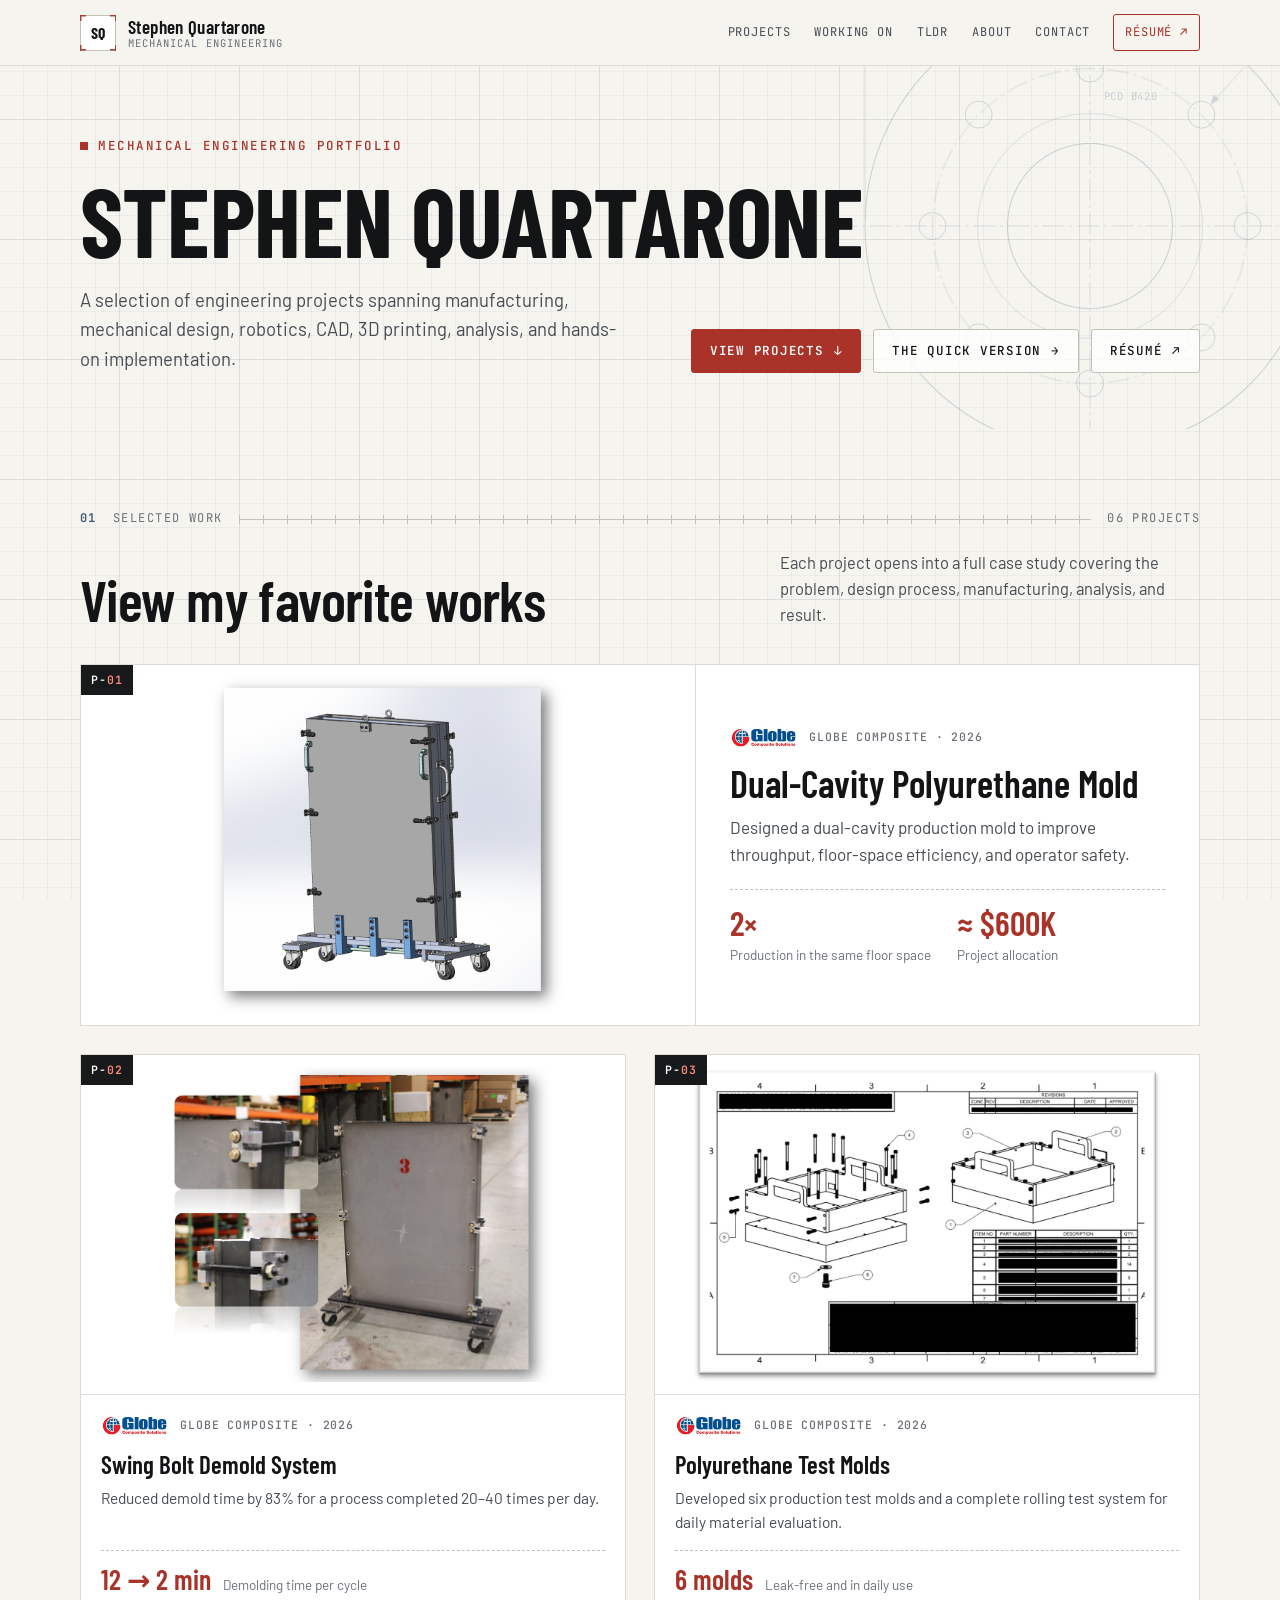
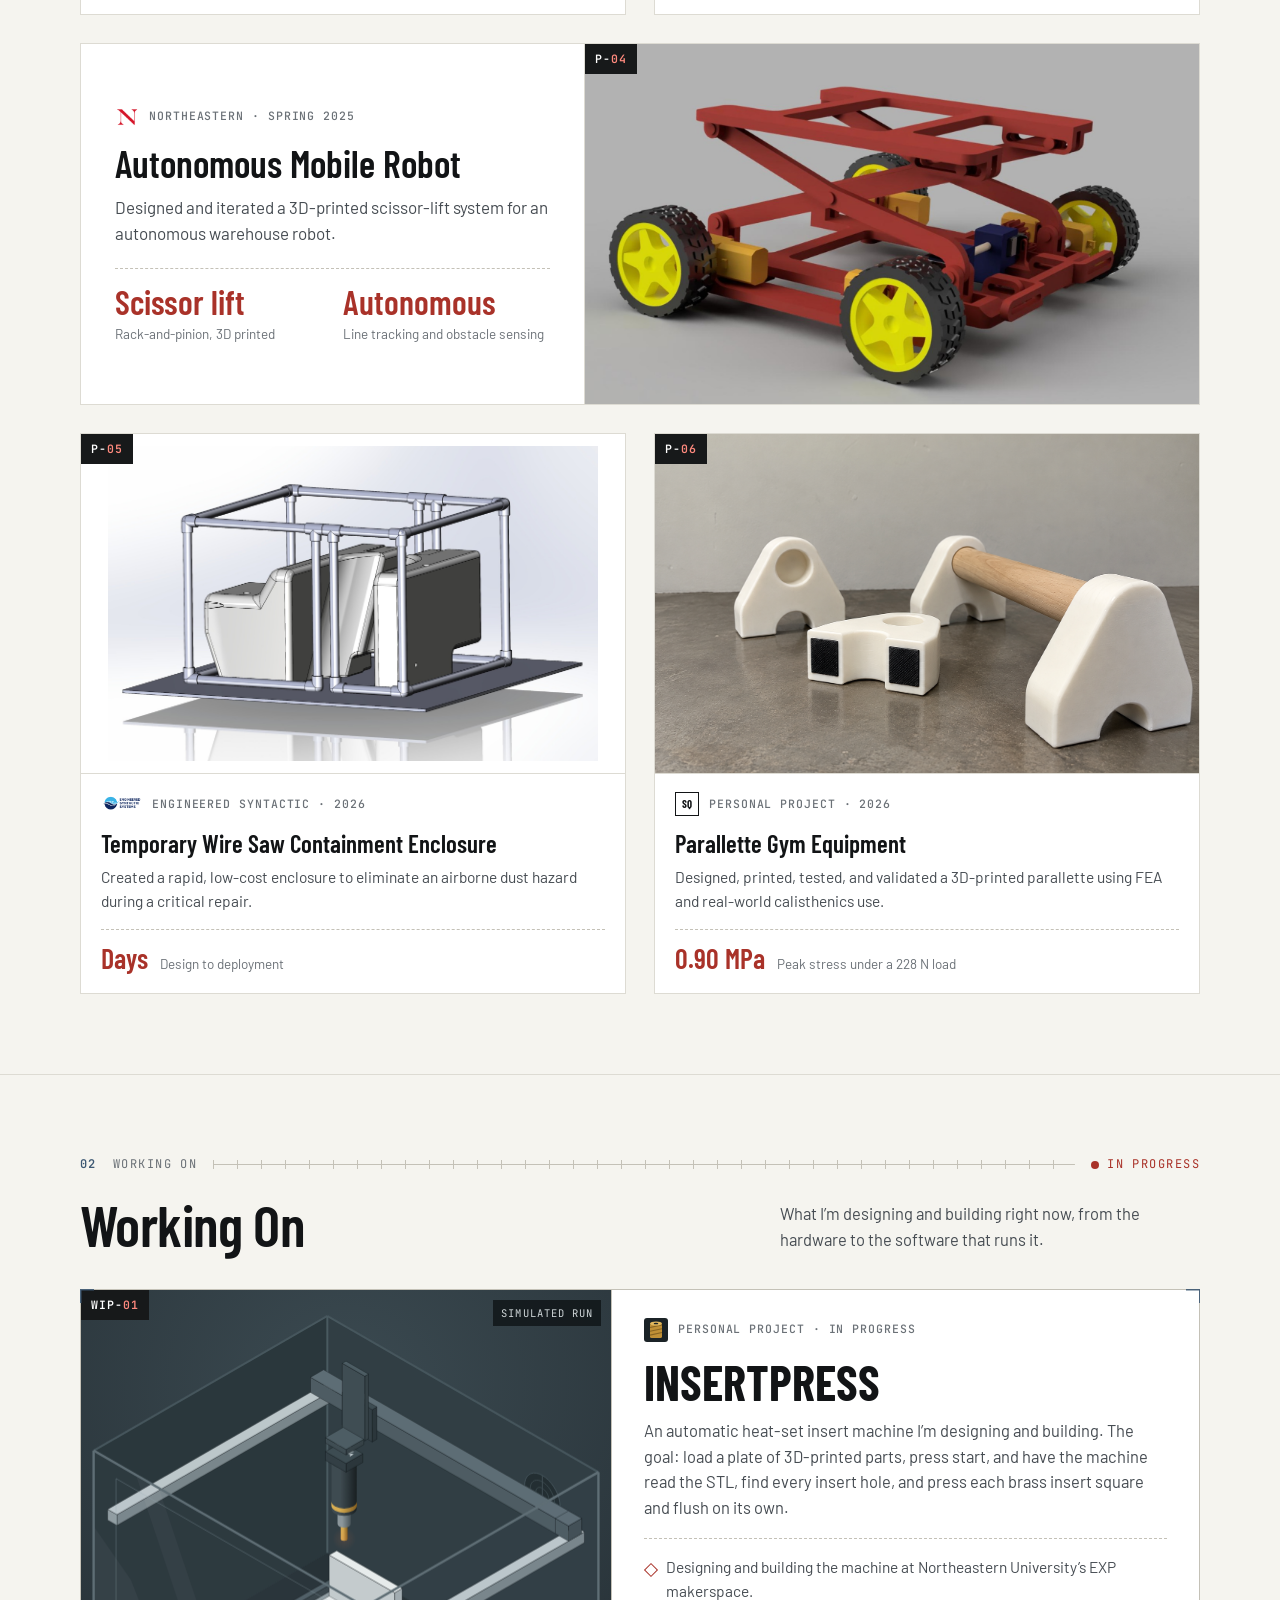
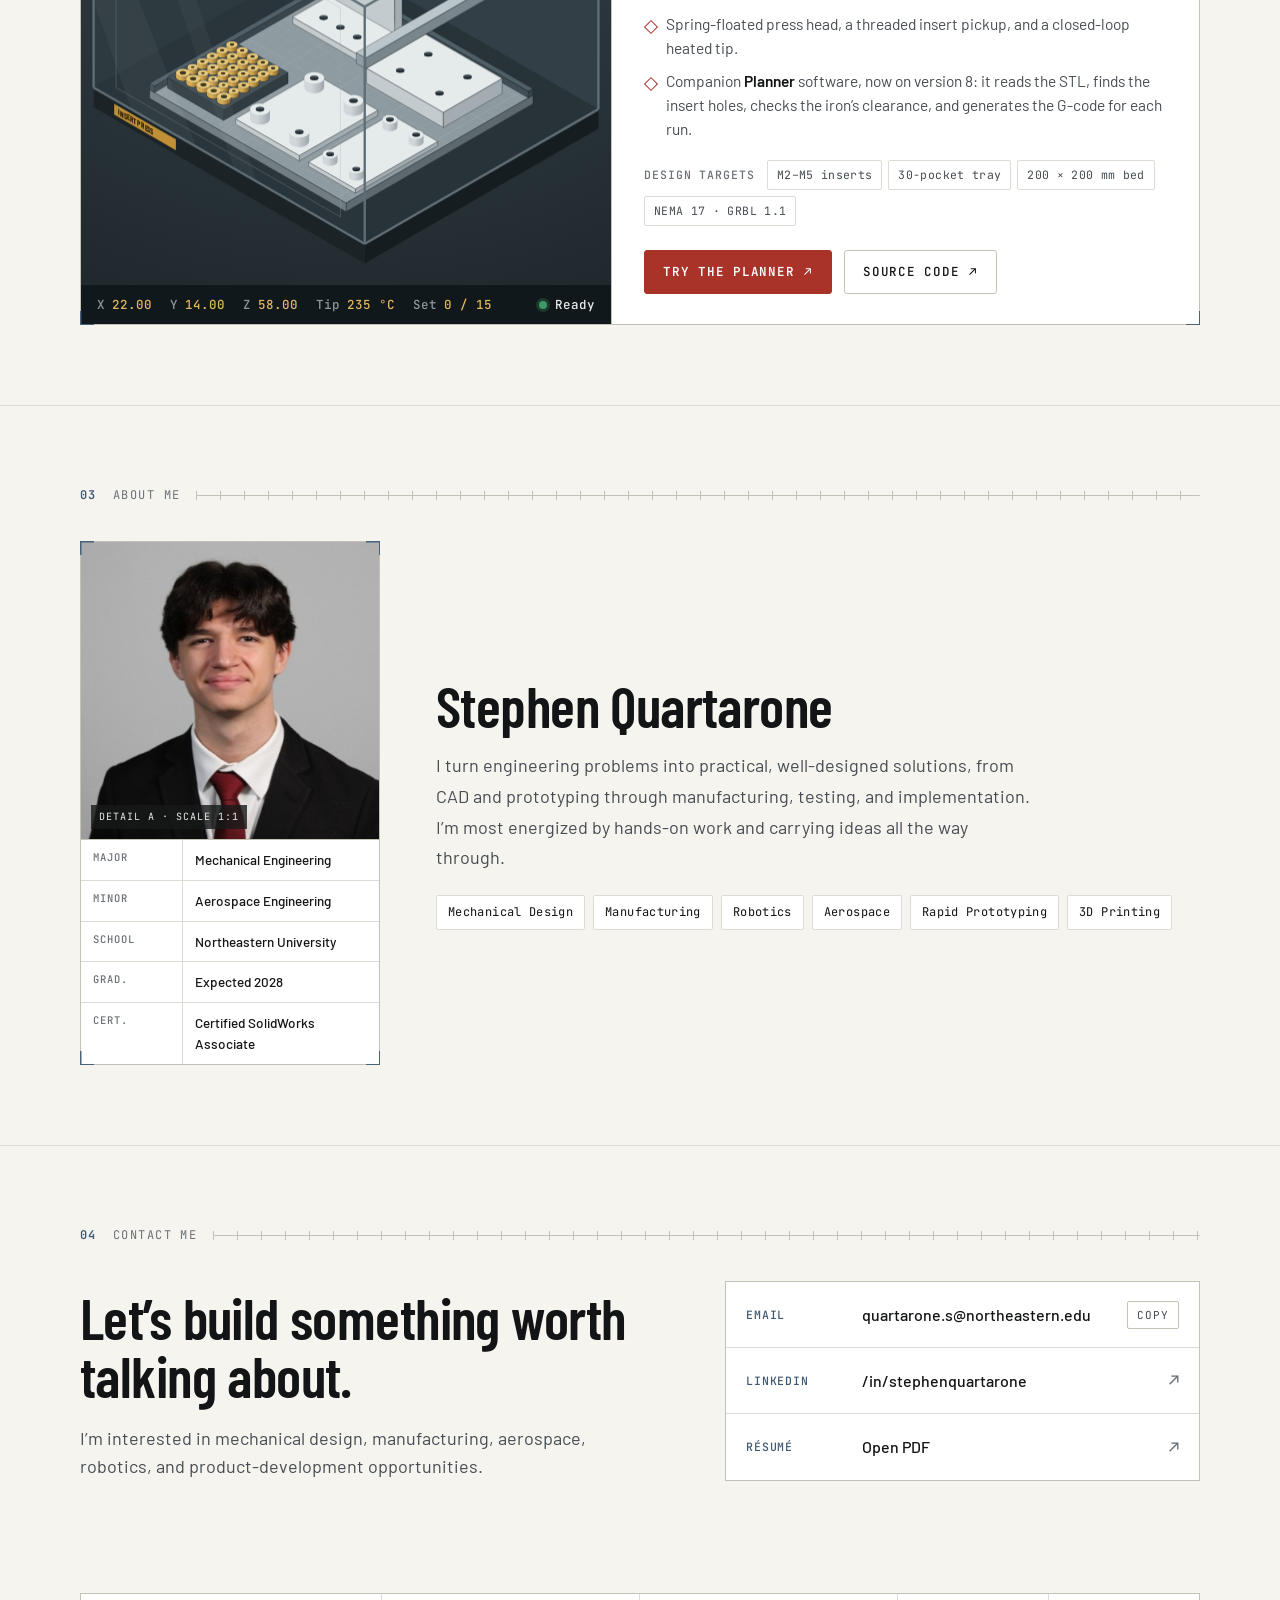
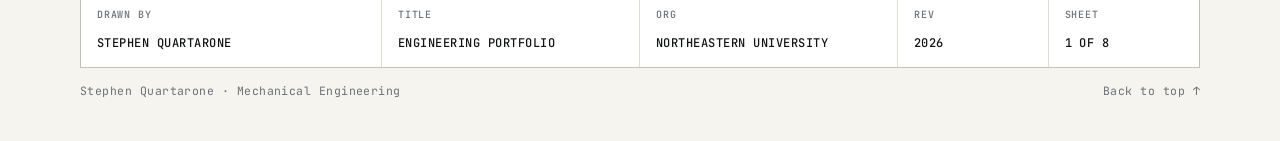
<file: index.html>
<!DOCTYPE html>
<html lang="en">
<head>
<!-- Google tag (gtag.js) -->
<script async src="https://www.googletagmanager.com/gtag/js?id=G-5W7C1K97H4"></script>
<script>
  window.dataLayer = window.dataLayer || [];
  function gtag(){dataLayer.push(arguments);}
  gtag('js', new Date());
  gtag('config', 'G-5W7C1K97H4');
</script>
<meta charset="utf-8">
<meta name="viewport" content="width=device-width,initial-scale=1">
<title>Stephen Quartarone - Engineering Portfolio</title>
<meta name="description" content="Mechanical Engineering portfolio of Stephen Quartarone (Northeastern University): manufacturing tooling, mechanical design, robotics, 3D printing, and FEA case studies.">
<meta name="theme-color" content="#f5f4ef">
<meta property="og:type" content="website">
<meta property="og:title" content="Stephen Quartarone - Engineering Portfolio">
<meta property="og:description" content="Manufacturing, mechanical design, robotics, CAD, 3D printing, analysis, and hands-on implementation.">
<meta property="og:url" content="https://stephenquartarone.com/">
<meta property="og:image" content="https://stephenquartarone.com/dual-thumb.jpg">
<link rel="icon" href="favicon.svg" type="image/svg+xml">
<link rel="preconnect" href="https://fonts.googleapis.com">
<link rel="preconnect" href="https://fonts.gstatic.com" crossorigin>
<link href="https://fonts.googleapis.com/css2?family=Barlow+Condensed:wght@500;600;700&family=Barlow:wght@400;500;600&family=JetBrains+Mono:wght@400;500;600&display=swap" rel="stylesheet">
<link rel="stylesheet" href="styles.css">
</head>
<body>
<a class="skip-link" href="#main">Skip to content</a>

<header class="site-header">
  <nav class="nav" aria-label="Primary">
    <a class="brand" href="index.html">
      <span class="brand-mark ticks">SQ</span>
      <span class="brand-text"><span class="brand-name">Stephen Quartarone</span><span class="brand-sub">Mechanical Engineering</span></span>
    </a>
    <button class="nav-toggle" type="button" aria-label="Menu" aria-expanded="false"><span></span></button>
    <div class="nav-links">
      <a href="index.html#projects">Projects</a>
      <a href="index.html#working-on">Working On</a>
      <a href="tldr.html">TLDR</a>
      <a href="index.html#about">About</a>
      <a href="index.html#contact">Contact</a>
      <a class="nav-cta" href="resume.pdf" target="_blank" rel="noopener">Résumé ↗</a>
    </div>
  </nav>
  <div class="progress" aria-hidden="true"></div>
</header>

<main id="main">

  <!-- ===== HERO ===== -->
  <section class="hero">
    <svg class="hero-drawing" viewBox="0 0 800 800" fill="none" stroke="currentColor" aria-hidden="true">
      <circle class="draw" cx="400" cy="400" r="300" stroke-width="1.4" pathLength="1"/>
      <circle class="draw d2" cx="400" cy="400" r="110" stroke-width="1.4" pathLength="1"/>
      <circle class="draw d2" cx="400" cy="400" r="150" stroke-width=".8" pathLength="1"/>
      <g>
        <circle class="draw d3" cx="610" cy="400" r="18" stroke-width="1.2" pathLength="1"/>
        <circle class="draw d3" cx="548.5" cy="251.5" r="18" stroke-width="1.2" pathLength="1"/>
        <circle class="draw d3" cx="400" cy="190" r="18" stroke-width="1.2" pathLength="1"/>
        <circle class="draw d3" cx="251.5" cy="251.5" r="18" stroke-width="1.2" pathLength="1"/>
        <circle class="draw d3" cx="190" cy="400" r="18" stroke-width="1.2" pathLength="1"/>
        <circle class="draw d3" cx="251.5" cy="548.5" r="18" stroke-width="1.2" pathLength="1"/>
        <circle class="draw d3" cx="400" cy="610" r="18" stroke-width="1.2" pathLength="1"/>
        <circle class="draw d3" cx="548.5" cy="548.5" r="18" stroke-width="1.2" pathLength="1"/>
      </g>
      <g class="fade" stroke-width=".9">
        <path d="M60 400H740M400 60V740" stroke-dasharray="30 6 4 6"/>
        <circle cx="400" cy="400" r="210" stroke-dasharray="30 6 4 6"/>
        <path d="M100 392V36M700 392V36"/>
        <path d="M112 54H354M446 54H688"/>
        <path d="M100 54l14-5v10zM700 54l-14-5v10z" fill="currentColor" stroke="none"/>
        <path d="M561 238L640 150H760"/>
        <path d="M561 238l4-13 7 6z" fill="currentColor" stroke="none"/>
      </g>
      <g class="fade" fill="currentColor" stroke="none" font-family="JetBrains Mono, monospace" font-size="17" letter-spacing="1">
        <text x="400" y="60" text-anchor="middle">Ø600</text>
        <text x="648" y="140">8× Ø36 EQ SP</text>
        <text x="418" y="232" font-size="14">PCD Ø420</text>
      </g>
    </svg>

    <div class="wrap">
      <p class="eyebrow">Mechanical Engineering Portfolio</p>
      <h1>Stephen Quartarone</h1>
      <div class="hero-row">
        <p class="hero-lead">A selection of engineering projects spanning manufacturing, mechanical design, robotics, CAD, 3D printing, analysis, and hands-on implementation.</p>
        <div class="hero-actions">
          <a class="btn btn--primary" href="#projects">View projects <span class="arrow">↓</span></a>
          <a class="btn" href="tldr.html">The quick version <span class="arrow">→</span></a>
          <a class="btn" href="resume.pdf" target="_blank" rel="noopener">Résumé <span class="arrow">↗</span></a>
        </div>
      </div>
    </div>
  </section>

  <!-- ===== PROJECTS ===== -->
  <section class="section" id="projects">
    <div class="wrap">
      <div class="section-head reveal">
        <div class="section-rule"><span class="num">01</span><span>Selected work</span><span class="rule"></span><span>06 projects</span></div>
        <div class="section-head-row">
          <h2 class="title">View my favorite works</h2>
          <p class="section-intro">Each project opens into a full case study covering the problem, design process, manufacturing, analysis, and result.</p>
        </div>
      </div>

      <div class="project-grid">

        <a class="card card--feature ticks reveal" href="dual-cavity.html">
          <div class="plate">
            <span class="plate-id">P-<b>01</b></span>
            <img src="dual-thumb.jpg" alt="CAD render of the dual-cavity polyurethane mold on its rolling base">
            <span class="plate-open">Case study ↗</span>
          </div>
          <div class="card-body">
            <div class="org"><img class="org-logo" src="logo-globe.jpg" alt="Globe Composite Solutions"><span class="label">Globe Composite · 2026</span></div>
            <h3>Dual-Cavity Polyurethane Mold</h3>
            <p class="card-summary">Designed a dual-cavity production mold to improve throughput, floor-space efficiency, and operator safety.</p>
            <div class="metric-pair">
              <div><strong>2×</strong><span>Production in the same floor space</span></div>
              <div><strong>≈ $600K</strong><span>Project allocation</span></div>
            </div>
          </div>
        </a>

        <a class="card ticks reveal" href="swing-bolt.html">
          <div class="plate">
            <span class="plate-id">P-<b>02</b></span>
            <img src="swing-thumb.png" alt="Swing bolt demold system installed on a production mold" loading="lazy">
            <span class="plate-open">Case study ↗</span>
          </div>
          <div class="card-body">
            <div class="org"><img class="org-logo" src="logo-globe.jpg" alt="Globe Composite Solutions"><span class="label">Globe Composite · 2026</span></div>
            <h3>Swing Bolt Demold System</h3>
            <p class="card-summary">Reduced demold time by 83% for a process completed 20–40 times per day.</p>
            <div class="metric"><strong>12 → 2 min</strong><span>Demolding time per cycle</span></div>
          </div>
        </a>

        <a class="card ticks reveal" href="test-molds.html">
          <div class="plate">
            <span class="plate-id">P-<b>03</b></span>
            <img src="test-thumb-redacted.png" alt="Redacted assembly drawing of the polyurethane test mold" loading="lazy">
            <span class="plate-open">Case study ↗</span>
          </div>
          <div class="card-body">
            <div class="org"><img class="org-logo" src="logo-globe.jpg" alt="Globe Composite Solutions"><span class="label">Globe Composite · 2026</span></div>
            <h3>Polyurethane Test Molds</h3>
            <p class="card-summary">Developed six production test molds and a complete rolling test system for daily material evaluation.</p>
            <div class="metric"><strong>6 molds</strong><span>Leak-free and in daily use</span></div>
          </div>
        </a>

        <a class="card card--feature card--flip ticks reveal" href="warehouse-robot.html">
          <div class="plate photo">
            <span class="plate-id">P-<b>04</b></span>
            <img src="robot-thumb.jpg" alt="Render of the autonomous mobile robot with its scissor lift" loading="lazy">
            <span class="plate-open">Case study ↗</span>
          </div>
          <div class="card-body">
            <div class="org"><img class="org-logo" src="logo-northeastern.png" alt="Northeastern University"><span class="label">Northeastern · Spring 2025</span></div>
            <h3>Autonomous Mobile Robot</h3>
            <p class="card-summary">Designed and iterated a 3D-printed scissor-lift system for an autonomous warehouse robot.</p>
            <div class="metric-pair">
              <div><strong>Scissor lift</strong><span>Rack-and-pinion, 3D printed</span></div>
              <div><strong>Autonomous</strong><span>Line tracking and obstacle sensing</span></div>
            </div>
          </div>
        </a>

        <a class="card ticks reveal" href="wire-saw.html">
          <div class="plate">
            <span class="plate-id">P-<b>05</b></span>
            <img src="wire-thumb.jpg" alt="CAD model of the PVC containment enclosure frame around the workpiece" loading="lazy">
            <span class="plate-open">Case study ↗</span>
          </div>
          <div class="card-body">
            <div class="org"><img class="org-logo" src="logo-ess.png" alt="Engineered Syntactic Systems"><span class="label">Engineered Syntactic · 2026</span></div>
            <h3>Temporary Wire Saw Containment Enclosure</h3>
            <p class="card-summary">Created a rapid, low-cost enclosure to eliminate an airborne dust hazard during a critical repair.</p>
            <div class="metric"><strong>Days</strong><span>Design to deployment</span></div>
          </div>
        </a>

        <a class="card ticks reveal" href="parallettes.html">
          <div class="plate photo">
            <span class="plate-id">P-<b>06</b></span>
            <img src="white-parallettes.png" alt="White 3D-printed modular parallettes with a wooden handle" loading="lazy">
            <span class="plate-open">Case study ↗</span>
          </div>
          <div class="card-body">
            <div class="org"><span class="mark" aria-hidden="true">SQ</span><span class="label">Personal project · 2026</span></div>
            <h3>Parallette Gym Equipment</h3>
            <p class="card-summary">Designed, printed, tested, and validated a 3D-printed parallette using FEA and real-world calisthenics use.</p>
            <div class="metric"><strong>0.90 MPa</strong><span>Peak stress under a 228 N load</span></div>
          </div>
        </a>

      </div>
    </div>
  </section>

  <!-- ===== WORKING ON ===== -->
  <section class="section" id="working-on">
    <div class="wrap">
      <div class="section-head reveal">
        <div class="section-rule"><span class="num">02</span><span>Working on</span><span class="rule"></span><span class="live"><i></i>In progress</span></div>
        <div class="section-head-row">
          <h2 class="title">Working On</h2>
          <p class="section-intro">What I’m designing and building right now, from the hardware to the software that runs it.</p>
        </div>
      </div>

      <article class="wip ticks reveal">
        <figure class="wip-media">
          <div class="stage">
            <span class="plate-id">WIP-<b>01</b></span>
            <span class="stage-tag">Simulated run</span>
            <canvas id="ip-canvas" role="img" aria-label="Animated drawing of InsertPress picking brass inserts from a tray and pressing them into four different printed parts"></canvas>
          </div>
          <div class="dro" aria-hidden="true">
            <span class="ax"><i>X</i><b id="dro-x">22.00</b></span>
            <span class="ax"><i>Y</i><b id="dro-y">14.00</b></span>
            <span class="ax"><i>Z</i><b id="dro-z">58.00</b></span>
            <span class="ax"><i>Tip</i><b id="dro-t">235 °C</b></span>
            <span class="ax"><i>Set</i><b id="dro-n">0 / 15</b></span>
            <span class="st"><span class="led" id="dro-dot"></span><span id="dro-s">Ready</span></span>
          </div>
        </figure>

        <div class="wip-body">
          <div class="org"><img class="org-logo" src="logo-insertpress.svg" alt=""><span class="label">Personal project · In progress</span></div>
          <h3>InsertPress</h3>
          <p class="card-summary">An automatic heat-set insert machine I’m designing and building. The goal: load a plate of 3D-printed parts, press start, and have the machine read the STL, find every insert hole, and press each brass insert square and flush on its own.</p>
          <ul class="wip-list">
            <li>Designing and building the machine at Northeastern University’s EXP makerspace.</li>
            <li>Spring-floated press head, a threaded insert pickup, and a closed-loop heated tip.</li>
            <li>Companion <strong>Planner</strong> software, now on version 8: it reads the STL, finds the insert holes, checks the iron’s clearance, and generates the G-code for each run.</li>
          </ul>
          <div class="wip-specs"><span class="label">Design targets</span><span class="chip">M2–M5 inserts</span><span class="chip">30-pocket tray</span><span class="chip">200 × 200 mm bed</span><span class="chip">NEMA 17 · GRBL 1.1</span></div>
          <div class="wip-actions">
            <a class="btn btn--primary" href="https://steveq1356-cloud.github.io/InsertsV8/" target="_blank" rel="noopener">Try the Planner <span class="arrow">↗</span></a>
            <a class="btn" href="https://github.com/steveq1356-cloud/InsertsV8" target="_blank" rel="noopener">Source code <span class="arrow">↗</span></a>
          </div>
        </div>
      </article>
    </div>
  </section>

  <!-- ===== ABOUT ===== -->
  <section class="section" id="about">
    <div class="wrap">
      <div class="section-head reveal">
        <div class="section-rule"><span class="num">03</span><span>About me</span><span class="rule"></span></div>
      </div>

      <div class="about-grid reveal">
        <aside class="spec-card ticks" aria-label="Profile summary">
          <div class="spec-photo">
            <img src="headshot.jpg" alt="Stephen Quartarone headshot" width="400" height="400" loading="lazy">
            <span class="spec-tag">DETAIL A · SCALE 1:1</span>
          </div>
          <table class="spec-table">
            <tr><th scope="row">Major</th><td>Mechanical Engineering</td></tr>
            <tr><th scope="row">Minor</th><td>Aerospace Engineering</td></tr>
            <tr><th scope="row">School</th><td>Northeastern University</td></tr>
            <tr><th scope="row">Grad.</th><td>Expected 2028</td></tr>
            <tr><th scope="row">Cert.</th><td>Certified SolidWorks Associate</td></tr>
          </table>
        </aside>

        <div class="about-main">
          <h2 class="title">Stephen Quartarone</h2>
          <p class="about-copy">I turn engineering problems into practical, well-designed solutions, from CAD and prototyping through manufacturing, testing, and implementation. I’m most energized by hands-on work and carrying ideas all the way through.</p>
          <div class="focus-list">
            <span class="chip">Mechanical Design</span><span class="chip">Manufacturing</span><span class="chip">Robotics</span>
            <span class="chip">Aerospace</span><span class="chip">Rapid Prototyping</span><span class="chip">3D Printing</span>
          </div>
        </div>
      </div>
    </div>
  </section>

  <!-- ===== CONTACT ===== -->
  <section class="section" id="contact">
    <div class="wrap">
      <div class="section-head reveal">
        <div class="section-rule"><span class="num">04</span><span>Contact me</span><span class="rule"></span></div>
      </div>
      <div class="contact-grid reveal">
        <div>
          <h2 class="title">Let’s build something worth talking about.</h2>
          <p class="contact-copy">I’m interested in mechanical design, manufacturing, aerospace, robotics, and product-development opportunities.</p>
        </div>
        <div class="contact-list">
          <div class="contact-row">
            <span class="label">Email</span>
            <a class="val" href="mailto:quartarone.s@northeastern.edu">quartarone.s@northeastern.edu</a>
            <button class="copy-btn" type="button" data-copy="quartarone.s@northeastern.edu">Copy</button>
          </div>
          <a class="contact-row" href="https://www.linkedin.com/in/stephenquartarone/" target="_blank" rel="noopener">
            <span class="label">LinkedIn</span><span class="val">/in/stephenquartarone</span><span class="go">↗</span>
          </a>
          <a class="contact-row" href="resume.pdf" target="_blank" rel="noopener">
            <span class="label">Résumé</span><span class="val">Open PDF</span><span class="go">↗</span>
          </a>
        </div>
      </div>
    </div>
  </section>

</main>

<footer class="site-footer">
  <div class="wrap">
    <div class="title-block">
      <div><span class="label">Drawn by</span><strong>Stephen Quartarone</strong></div>
      <div><span class="label">Title</span><strong>Engineering Portfolio</strong></div>
      <div><span class="label">Org</span><strong>Northeastern University</strong></div>
      <div><span class="label">Rev</span><strong>2026</strong></div>
      <div><span class="label">Sheet</span><strong>1 of 8</strong></div>
    </div>
    <div class="footer-note"><span>Stephen Quartarone · Mechanical Engineering</span><a href="#main">Back to top ↑</a></div>
  </div>
</footer>

<div class="coords" aria-hidden="true"><span>X <b data-x>0000</b></span><span>Y <b data-y>0000</b></span></div>
<script src="site.js"></script>
<script src="insertpress.js"></script>
</body>
</html>
</file>
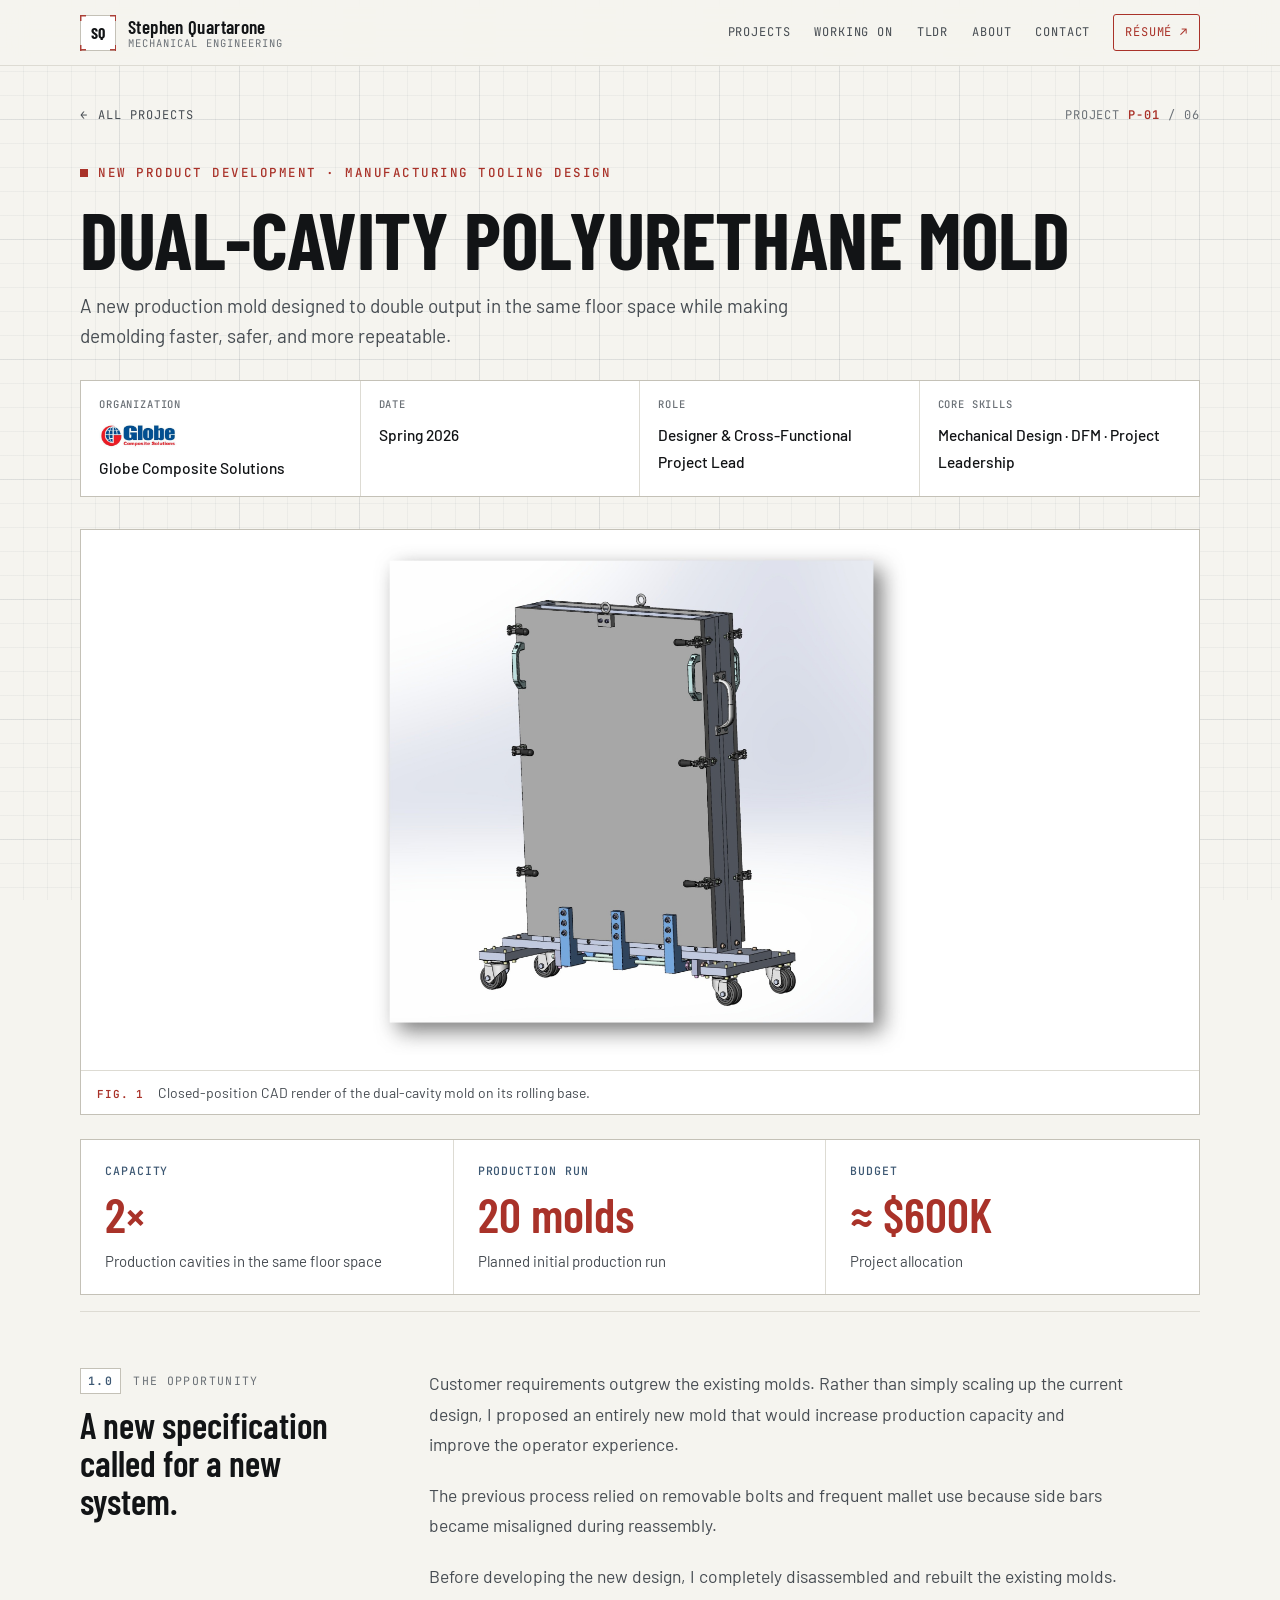
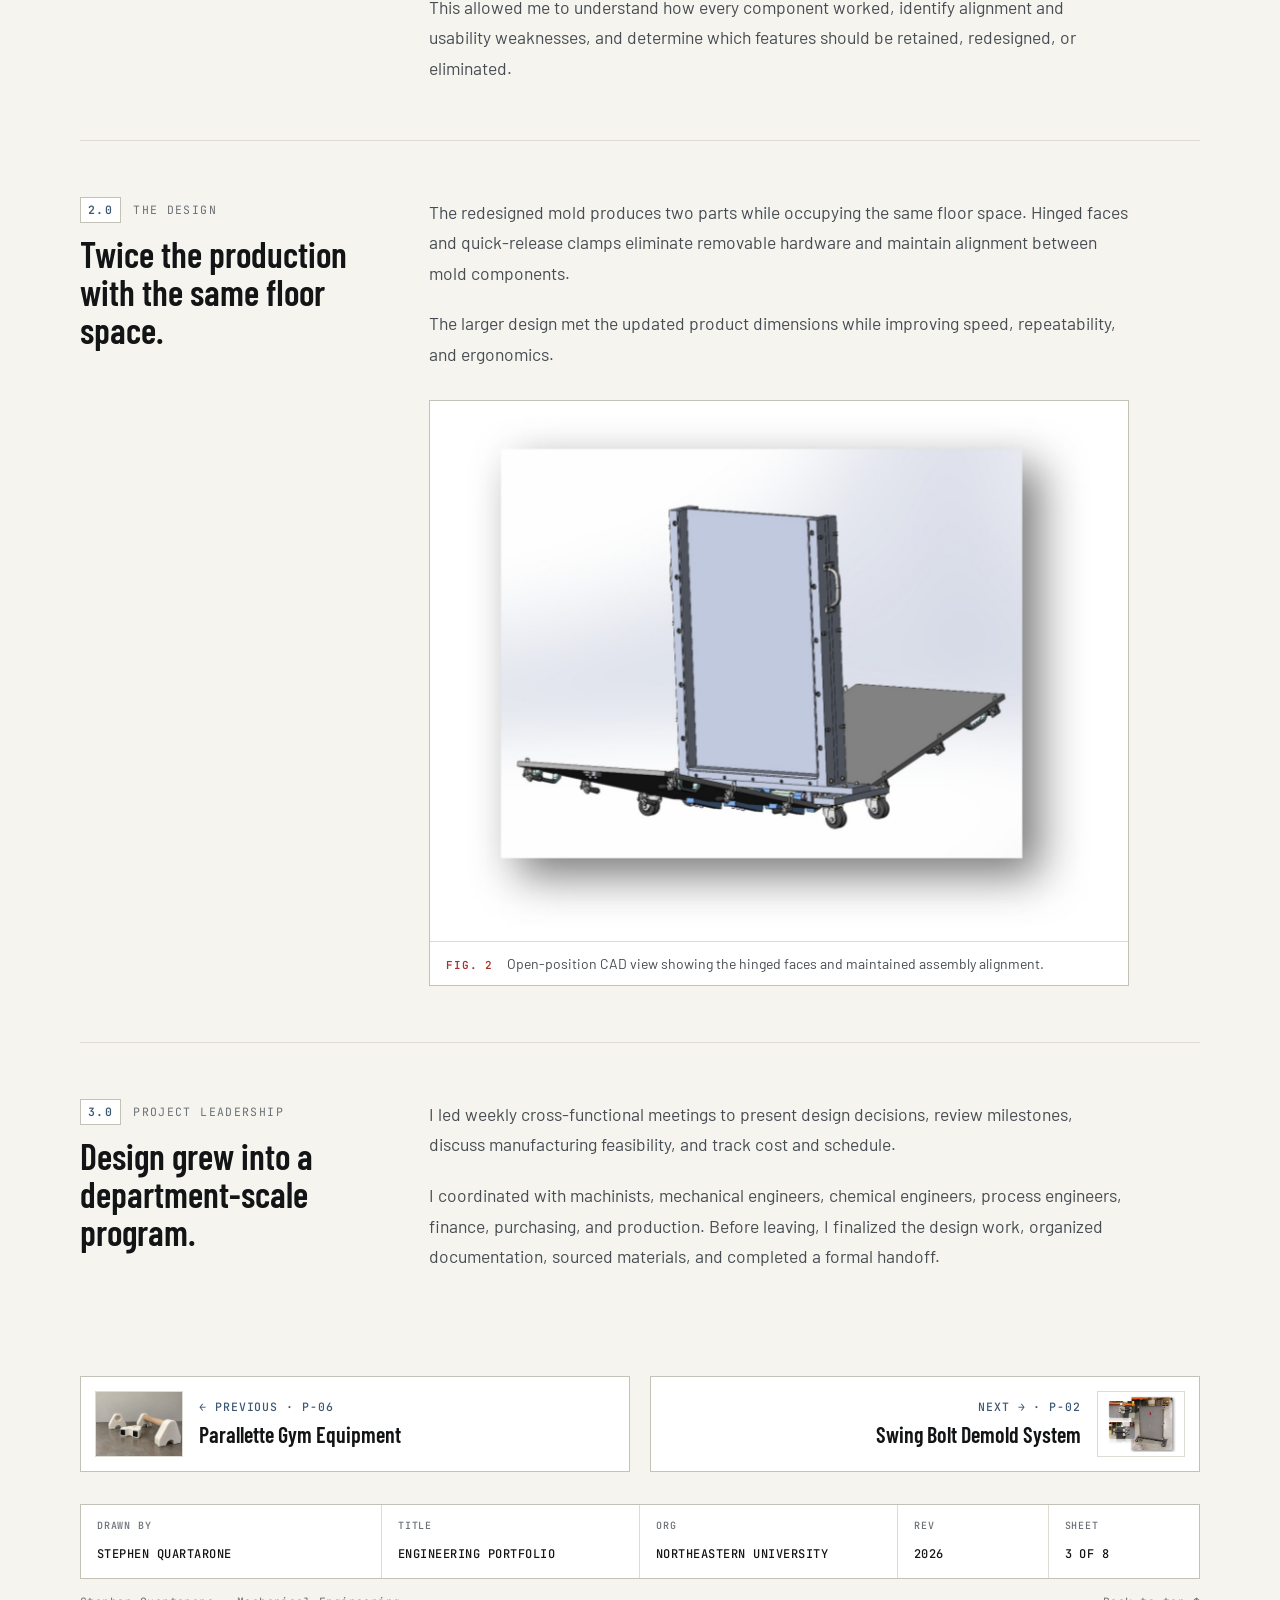
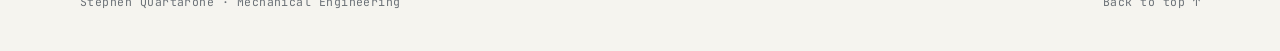
<file: dual-cavity.html>
<!DOCTYPE html>
<html lang="en">
<head>
<!-- Google tag (gtag.js) -->
<script async src="https://www.googletagmanager.com/gtag/js?id=G-5W7C1K97H4"></script>
<script>
  window.dataLayer = window.dataLayer || [];
  function gtag(){dataLayer.push(arguments);}
  gtag('js', new Date());
  gtag('config', 'G-5W7C1K97H4');
</script>
<meta charset="utf-8">
<meta name="viewport" content="width=device-width,initial-scale=1">
<title>Dual-Cavity Polyurethane Mold - Stephen Quartarone</title>
<meta name="description" content="A new production mold designed to double output in the same floor space while making demolding faster, safer, and more repeatable.">
<meta name="theme-color" content="#f5f4ef">
<meta property="og:type" content="article">
<meta property="og:title" content="Dual-Cavity Polyurethane Mold - Stephen Quartarone">
<meta property="og:description" content="A new production mold designed to double output in the same floor space while making demolding faster, safer, and more repeatable.">
<meta property="og:url" content="https://stephenquartarone.com/dual-cavity.html">
<meta property="og:image" content="https://stephenquartarone.com/dual-thumb.jpg">
<link rel="icon" href="favicon.svg" type="image/svg+xml">
<link rel="preconnect" href="https://fonts.googleapis.com">
<link rel="preconnect" href="https://fonts.gstatic.com" crossorigin>
<link href="https://fonts.googleapis.com/css2?family=Barlow+Condensed:wght@500;600;700&family=Barlow:wght@400;500;600&family=JetBrains+Mono:wght@400;500;600&display=swap" rel="stylesheet">
<link rel="stylesheet" href="styles.css">
</head>
<body>
<a class="skip-link" href="#main">Skip to content</a>

<header class="site-header">
  <nav class="nav" aria-label="Primary">
    <a class="brand" href="index.html">
      <span class="brand-mark ticks">SQ</span>
      <span class="brand-text"><span class="brand-name">Stephen Quartarone</span><span class="brand-sub">Mechanical Engineering</span></span>
    </a>
    <button class="nav-toggle" type="button" aria-label="Menu" aria-expanded="false"><span></span></button>
    <div class="nav-links">
      <a href="index.html#projects">Projects</a>
      <a href="index.html#working-on">Working On</a>
      <a href="tldr.html">TLDR</a>
      <a href="index.html#about">About</a>
      <a href="index.html#contact">Contact</a>
      <a class="nav-cta" href="resume.pdf" target="_blank" rel="noopener">Résumé ↗</a>
    </div>
  </nav>
  <div class="progress" aria-hidden="true"></div>
</header>

<main id="main">
<div class="wrap">

<section class="case-hero">
  <div class="crumbs">
    <a class="back" href="index.html#projects"><span class="arrow">←</span> All projects</a>
    <span class="proj-no">PROJECT <b>P-01</b> / 06</span>
  </div>
  <p class="eyebrow">New Product Development · Manufacturing Tooling Design</p>
  <h1>Dual-Cavity Polyurethane Mold</h1>
  <p class="case-subtitle">A new production mold designed to double output in the same floor space while making demolding faster, safer, and more repeatable.</p>
  <div class="tb">
    <div><span class="label">Organization</span><div class="tb-org"><img class="org-logo" src="logo-globe.jpg" alt=""><strong>Globe Composite Solutions</strong></div></div>
    <div><span class="label">Date</span><strong>Spring 2026</strong></div>
    <div><span class="label">Role</span><strong>Designer &amp; Cross-Functional Project Lead</strong></div>
    <div><span class="label">Core Skills</span><strong>Mechanical Design · DFM · Project Leadership</strong></div>
  </div>
</section>

<div class="hero-fig reveal">
<figure class="fig">
  <div class="fig-plate"><img src="dual-thumb.jpg" alt="CAD render of the dual-cavity polyurethane mold on its rolling base"><span class="fig-zoom">Click to enlarge</span></div>
  <figcaption>Closed-position CAD render of the dual-cavity mold on its rolling base.</figcaption>
</figure>
</div>

<section class="impact reveal" aria-label="Key results">
  <div><span class="label">Capacity</span><strong>2×</strong><span>Production cavities in the same floor space</span></div>
  <div><span class="label">Production run</span><strong>20 molds</strong><span>Planned initial production run</span></div>
  <div><span class="label">Budget</span><strong>≈ $600K</strong><span>Project allocation</span></div>
</section>

<section class="story">
  <div class="story-head reveal"><p class="kicker">The Opportunity</p><h2>A new specification called for a new system.</h2></div>
  <div class="story-copy reveal">
<p>Customer requirements outgrew the existing molds. Rather than simply scaling up the current design, I proposed an entirely new mold that would increase production capacity and improve the operator experience.</p>
<p>The previous process relied on removable bolts and frequent mallet use because side bars became misaligned during reassembly.</p>
<p>Before developing the new design, I completely disassembled and rebuilt the existing molds. This allowed me to understand how every component worked, identify alignment and usability weaknesses, and determine which features should be retained, redesigned, or eliminated.</p>
  </div>
</section>

<section class="story">
  <div class="story-head reveal"><p class="kicker">The Design</p><h2>Twice the production with the same floor space.</h2></div>
  <div class="story-copy reveal">
<p>The redesigned mold produces two parts while occupying the same floor space. Hinged faces and quick-release clamps eliminate removable hardware and maintain alignment between mold components.</p>
<p>The larger design met the updated product dimensions while improving speed, repeatability, and ergonomics.</p>
<div class="gallery single">
<figure class="fig">
  <div class="fig-plate"><img src="dual-open.jpg" alt="Dual-cavity mold CAD in the open position" loading="lazy"><span class="fig-zoom">Click to enlarge</span></div>
  <figcaption>Open-position CAD view showing the hinged faces and maintained assembly alignment.</figcaption>
</figure>
</div>
  </div>
</section>

<section class="story">
  <div class="story-head reveal"><p class="kicker">Project Leadership</p><h2>Design grew into a department-scale program.</h2></div>
  <div class="story-copy reveal">
<p>I led weekly cross-functional meetings to present design decisions, review milestones, discuss manufacturing feasibility, and track cost and schedule.</p>
<p>I coordinated with machinists, mechanical engineers, chemical engineers, process engineers, finance, purchasing, and production. Before leaving, I finalized the design work, organized documentation, sourced materials, and completed a formal handoff.</p>
  </div>
</section>

<nav class="pager" aria-label="More projects">
  <a class="prev ticks" href="parallettes.html">
    <span class="thumb photo"><img src="white-parallettes.png" alt="" loading="lazy"></span>
    <span><span class="label dir">← Previous · P-06</span><strong>Parallette Gym Equipment</strong></span>
  </a>
  <a class="next ticks" href="swing-bolt.html">
    <span class="thumb"><img src="swing-thumb.png" alt="" loading="lazy"></span>
    <span><span class="label dir">Next → · P-02</span><strong>Swing Bolt Demold System</strong></span>
  </a>
</nav>

</div>
</main>

<footer class="site-footer">
  <div class="wrap">
    <div class="title-block">
      <div><span class="label">Drawn by</span><strong>Stephen Quartarone</strong></div>
      <div><span class="label">Title</span><strong>Engineering Portfolio</strong></div>
      <div><span class="label">Org</span><strong>Northeastern University</strong></div>
      <div><span class="label">Rev</span><strong>2026</strong></div>
      <div><span class="label">Sheet</span><strong>3 of 8</strong></div>
    </div>
    <div class="footer-note"><span>Stephen Quartarone · Mechanical Engineering</span><a href="#main">Back to top ↑</a></div>
  </div>
</footer>

<div class="coords" aria-hidden="true"><span>X <b data-x>0000</b></span><span>Y <b data-y>0000</b></span></div>
<script src="site.js"></script>
</body>
</html>
</file>
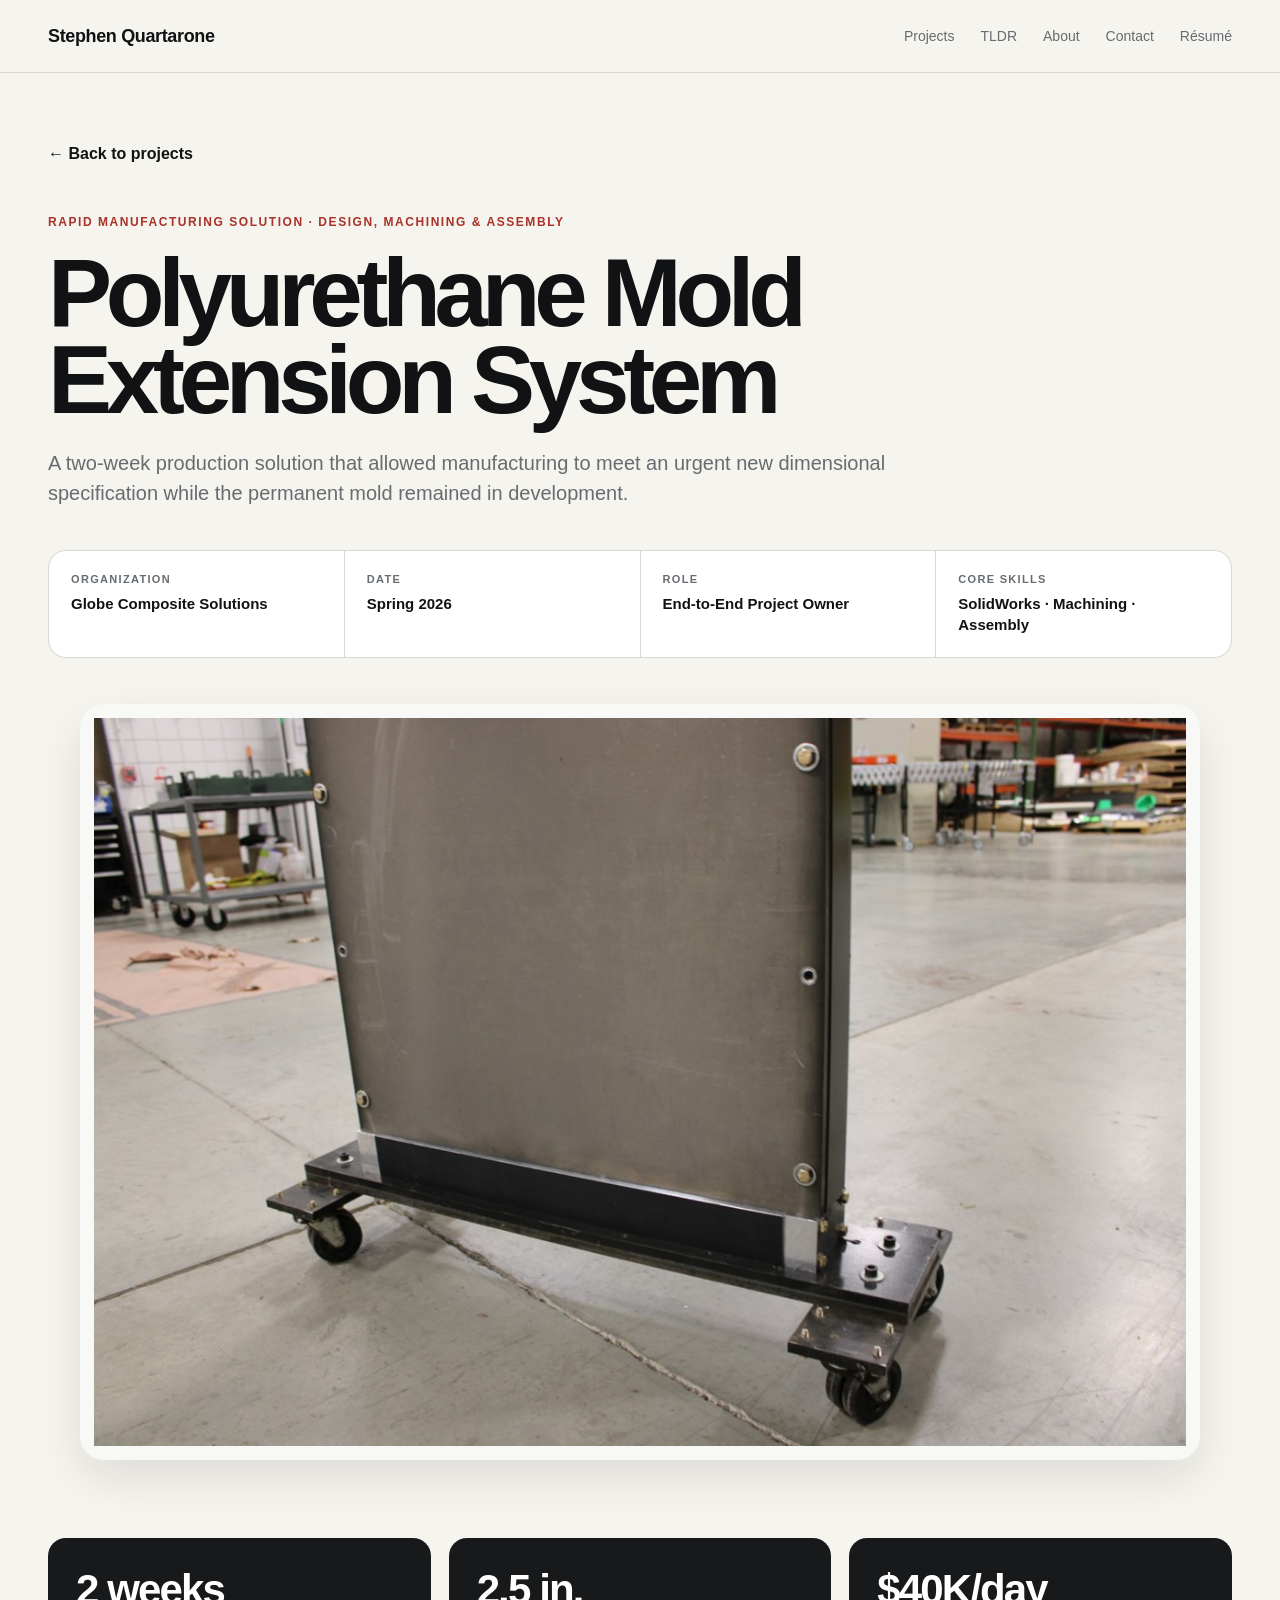
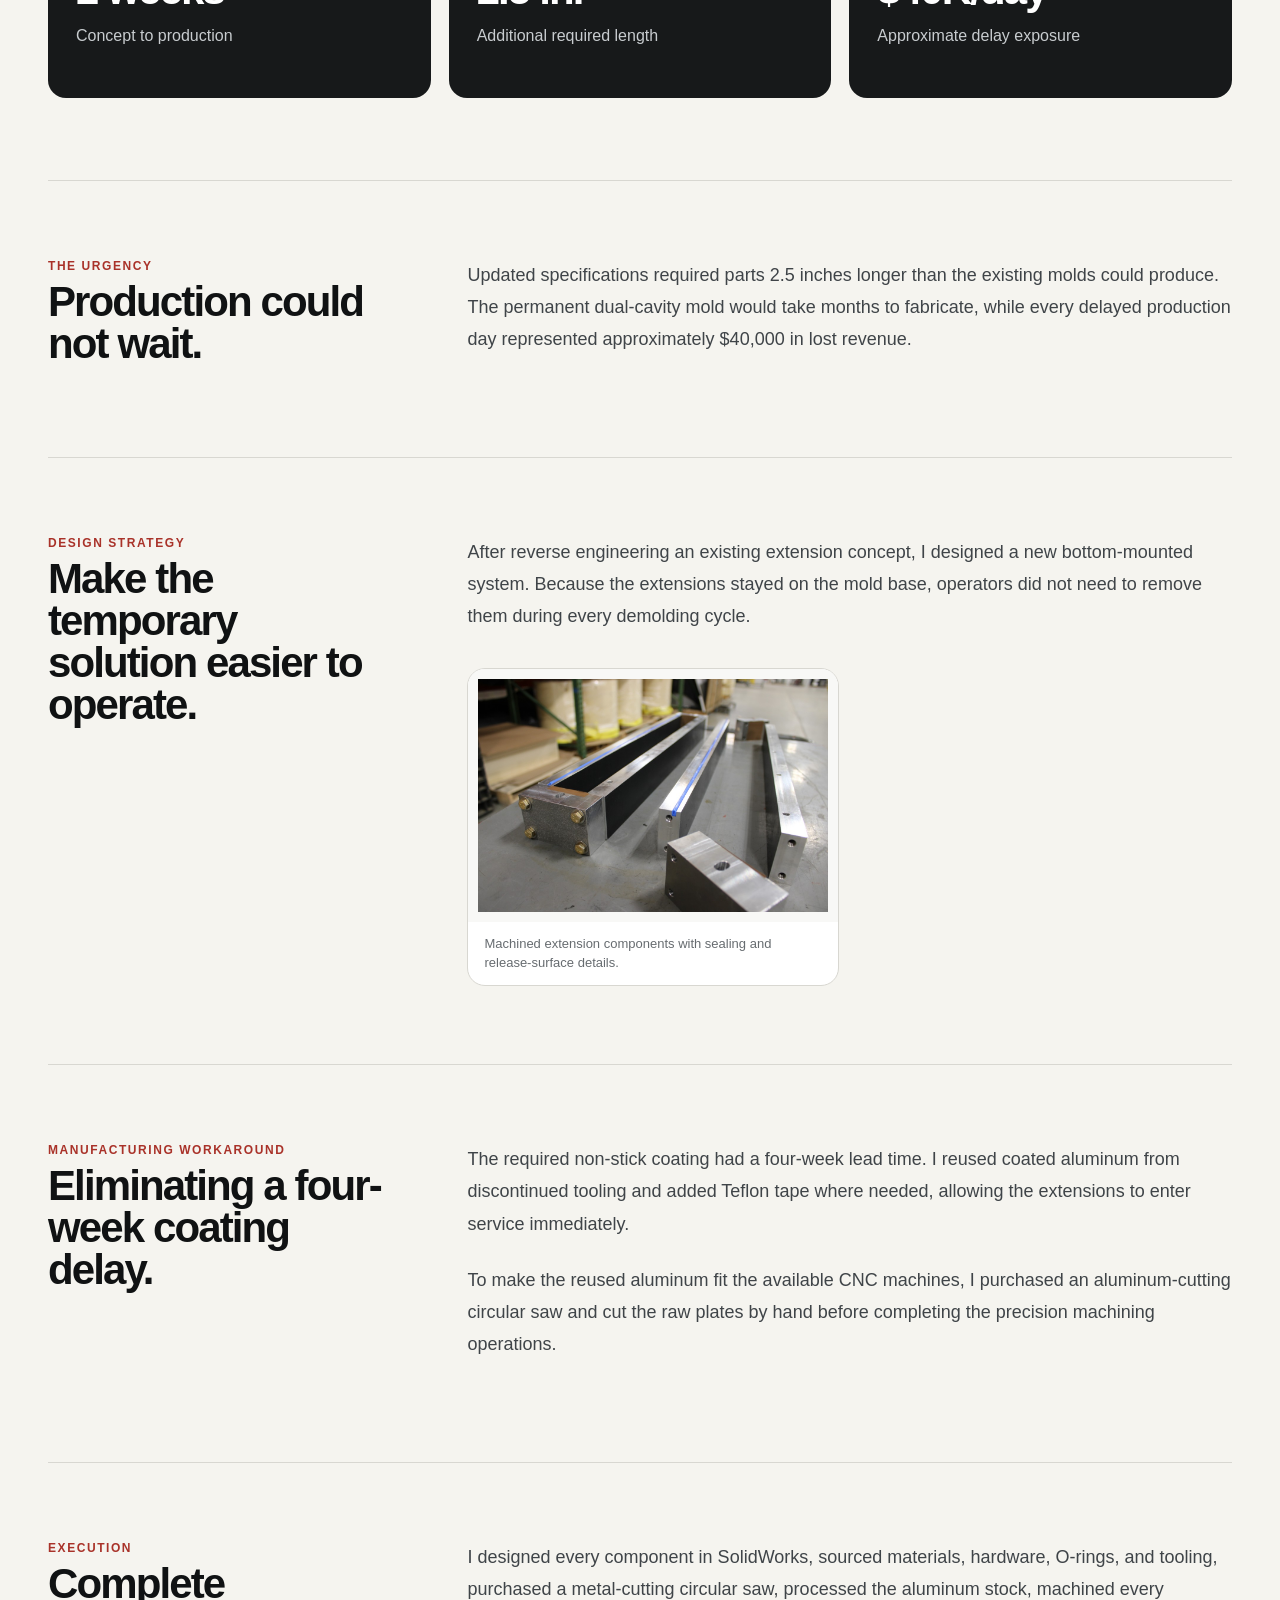
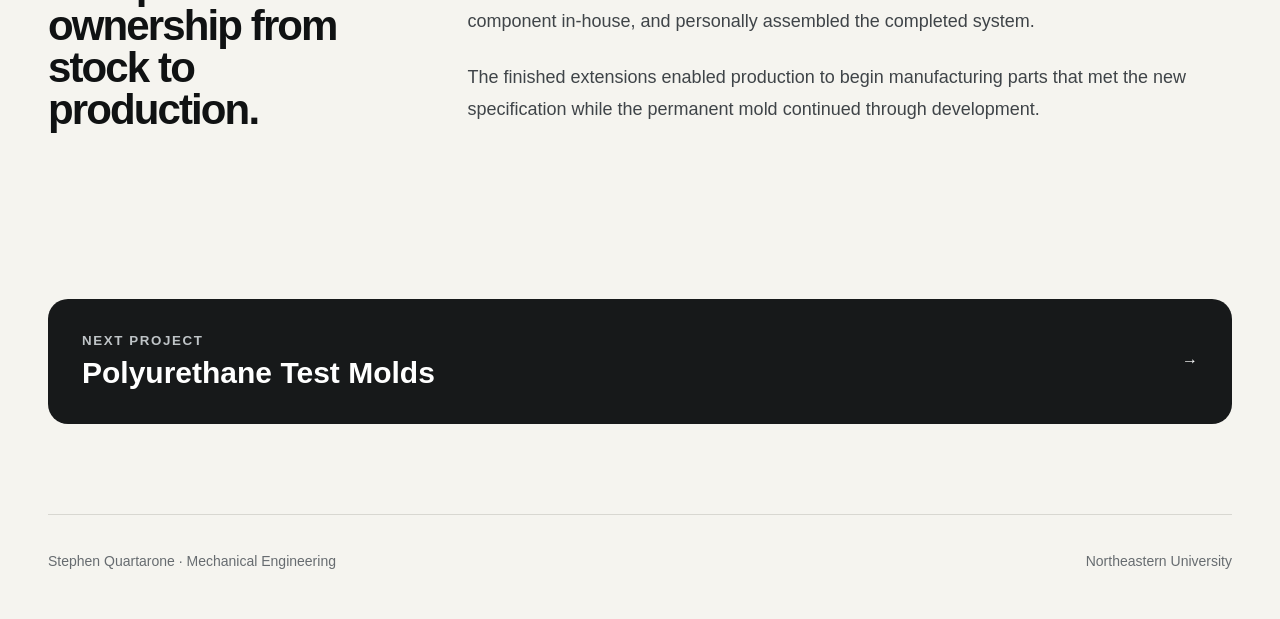
<file: mold-extensions.html>
<!DOCTYPE html>

<html lang="en">
  
  <head>
    
    <!-- Google tag (gtag.js) -->
<script async src="https://www.googletagmanager.com/gtag/js?id=G-5W7C1K97H4"></script>
<script>
  window.dataLayer = window.dataLayer || [];
  function gtag(){dataLayer.push(arguments);}
  gtag('js', new Date());

  gtag('config', 'G-5W7C1K97H4');
</script>
    
    <meta charset="utf-8"/>
<meta content="width=device-width,initial-scale=1" name="viewport"/>
<title>Polyurethane Mold Extension System - Stephen Quartarone</title><style>
:root{
  --paper:#f5f4ef;--white:#fff;--ink:#101213;--muted:#676c70;
  --line:#d8d7d1;--accent:#a93229;--dark:#17191a;
  --shadow:0 18px 45px rgba(18,20,22,.10);
}
*{box-sizing:border-box}
html{scroll-behavior:smooth}
body{
  margin:0;background:var(--paper);color:var(--ink);
  font-family:Inter,ui-sans-serif,-apple-system,BlinkMacSystemFont,"Segoe UI",sans-serif;
  -webkit-font-smoothing:antialiased
}
a{color:inherit;text-decoration:none}
img,video{display:block;max-width:100%}
.site-header{
  position:sticky;top:0;z-index:30;background:rgba(245,244,239,.94);
  backdrop-filter:blur(15px);border-bottom:1px solid var(--line)
}
.nav{
  max-width:1240px;height:72px;padding:0 28px;margin:auto;
  display:flex;align-items:center;justify-content:space-between
}
.brand{font-size:18px;font-weight:780;letter-spacing:-.02em}
.nav-links{display:flex;gap:26px;font-size:14px;color:var(--muted)}
.nav-links a:hover{color:var(--ink)}
main{max-width:1240px;margin:auto;padding:0 28px}
.eyebrow,.meta,.section-kicker{
  margin:0;text-transform:uppercase;letter-spacing:.13em;
  font-size:12px;font-weight:800;color:var(--accent)
}
.hero{
  min-height:510px;display:grid;grid-template-columns:1.4fr .8fr;gap:60px;
  align-items:end;padding:88px 0 68px;border-bottom:1px solid var(--line)
}
h1{
  margin:20px 0 24px;font-size:clamp(58px,8vw,108px);
  line-height:.91;letter-spacing:-.065em;max-width:900px
}
.hero-copy{font-size:21px;line-height:1.55;color:var(--muted);max-width:570px;margin:0}
.hero-side strong{display:block;font-size:60px;letter-spacing:-.05em}
.hero-side span{display:block;color:var(--muted);line-height:1.5}
.projects-head{
  display:flex;justify-content:space-between;gap:40px;align-items:end;
  padding:72px 0 30px
}
.projects-head h2{font-size:46px;letter-spacing:-.045em;margin:10px 0 0}
.projects-head p{max-width:440px;color:var(--muted);line-height:1.55;margin:0}
.project-grid{
  display:grid;grid-template-columns:repeat(2,minmax(0,1fr));
  gap:28px;padding-bottom:88px
}
.project-card{
  min-width:0;background:var(--white);border:1px solid var(--line);
  border-radius:20px;overflow:hidden;
  transition:transform .25s ease,box-shadow .25s ease
}
.project-card:hover{transform:translateY(-5px);box-shadow:var(--shadow)}
.thumb-wrap{
  position:relative;aspect-ratio:16/9;overflow:hidden;
  background:#ecebe6;display:grid;place-items:center
}
.thumb-wrap img{
  width:100%;height:100%;object-fit:cover;
  transition:transform .35s ease
}
.thumb-wrap.contain img{object-fit:contain;padding:18px;background:#f8f8f6}
.project-card:hover .thumb-wrap img{transform:scale(1.02)}
.view-label{
  position:absolute;right:16px;bottom:16px;padding:9px 12px;
  border-radius:999px;background:rgba(255,255,255,.94);
  font-size:12px;font-weight:800;opacity:0;transform:translateY(5px);
  transition:.25s ease
}
.project-card:hover .view-label{opacity:1;transform:none}
.project-copy{padding:22px 22px 24px}
.project-copy h2{margin:9px 0 10px;font-size:27px;letter-spacing:-.035em}
.summary{margin:0;color:var(--muted);line-height:1.55;min-height:50px}
.tags{display:flex;flex-wrap:wrap;gap:8px;margin-top:18px}
.tag{
  padding:7px 10px;border:1px solid var(--line);border-radius:999px;
  font-size:12px;font-weight:700;background:#fafaf8
}
.about-section,.contact-section{border-top:1px solid var(--line);padding:82px 0}
.about-grid{
  display:grid;grid-template-columns:.72fr 1.28fr;gap:72px;
  align-items:start;margin-top:28px
}
.about-intro h2,.contact-grid h2{
  margin:0;font-size:clamp(46px,6vw,76px);line-height:.97;letter-spacing:-.055em
}
.about-copy{display:grid;grid-template-columns:1fr 1fr;gap:28px}
.about-copy p{margin:0;color:var(--muted);font-size:18px;line-height:1.72}
.about-facts{
  grid-column:1/-1;display:grid;grid-template-columns:repeat(3,1fr);
  gap:14px;margin-top:10px
}
.fact{
  min-height:138px;padding:22px;border:1px solid var(--line);
  border-radius:18px;background:var(--white)
}
.fact strong{
  display:block;font-size:26px;line-height:1.05;
  letter-spacing:-.035em;margin-bottom:9px
}
.fact span{color:var(--muted);font-size:14px;line-height:1.5}
.focus-list{display:flex;flex-wrap:wrap;gap:9px;margin-top:30px}
.focus-list span{
  padding:9px 12px;border:1px solid var(--line);
  border-radius:999px;background:var(--white);
  font-size:13px;font-weight:700
}
.contact-grid{
  display:grid;grid-template-columns:1.15fr .85fr;gap:72px;align-items:end
}
.contact-copy{
  margin:22px 0 0;max-width:700px;color:var(--muted);
  font-size:20px;line-height:1.65
}
.contact-actions{display:grid;gap:12px}
.contact-link{
  display:flex;justify-content:space-between;align-items:center;
  min-height:66px;padding:0 20px;border:1px solid var(--line);
  border-radius:16px;background:var(--white);font-weight:760;
  transition:transform .2s ease,box-shadow .2s ease
}
.contact-link:hover{transform:translateY(-3px);box-shadow:var(--shadow)}
.contact-link small{color:var(--muted);font-weight:600}
footer{
  border-top:1px solid var(--line);padding:38px 0 50px;
  display:flex;justify-content:space-between;color:var(--muted);font-size:14px
}

/* case studies */
.case-nav-back{font-weight:750}
.case-hero{padding:72px 0 46px}
.case-hero h1{font-size:clamp(54px,7.5vw,100px);max-width:1080px}
.case-subtitle{font-size:20px;color:var(--muted);line-height:1.5;max-width:860px}
.case-meta-grid{
  display:grid;grid-template-columns:repeat(4,1fr);gap:1px;background:var(--line);
  border:1px solid var(--line);border-radius:18px;overflow:hidden;margin-top:42px
}
.case-meta-item{background:var(--white);padding:22px}
.case-meta-item small{
  display:block;color:var(--muted);font-size:11px;text-transform:uppercase;
  letter-spacing:.12em;font-weight:800;margin-bottom:8px
}
.case-meta-item strong{font-size:15px;line-height:1.4}
.hero-media{
  border-radius:24px;overflow:hidden;background:#f0efeb;
  box-shadow:var(--shadow);margin:0 auto 78px;
  min-height:340px;display:grid;place-items:center
}
.hero-media img{
  width:100%;height:auto;max-height:720px;object-fit:contain;background:#f8f8f6
}
.hero-media.photo img{object-fit:cover;max-height:none;aspect-ratio:16/9}
.impact-strip{
  display:grid;grid-template-columns:repeat(3,1fr);gap:18px;margin:0 0 82px
}
.impact-card{
  background:var(--dark);color:#fff;border-radius:18px;padding:28px;min-height:160px
}
.impact-card strong{display:block;font-size:42px;letter-spacing:-.045em;margin-bottom:10px}
.impact-card span{color:#c8cccf;line-height:1.5}
.story-section{
  display:grid;grid-template-columns:.62fr 1.38fr;gap:76px;
  padding:78px 0;border-top:1px solid var(--line)
}
.story-section h2{
  margin:8px 0 0;font-size:42px;letter-spacing:-.045em;line-height:1
}
.story-copy p{margin:0 0 24px;color:#3f4448;font-size:18px;line-height:1.78}
.gallery{display:grid;grid-template-columns:1fr 1fr;gap:22px;margin-top:36px}
.gallery figure{
  margin:0;background:var(--white);border:1px solid var(--line);
  border-radius:18px;overflow:hidden
}
.gallery figure.wide{grid-column:1/-1}
.gallery img{
  width:100%;height:420px;object-fit:contain;background:#f7f7f5;padding:12px
}
.gallery figure.photo img{object-fit:cover;padding:0}
.gallery .wide img{height:auto;max-height:720px}
figcaption{padding:13px 16px;color:var(--muted);font-size:13px;line-height:1.45}
.video-frame{
  border-radius:20px;overflow:hidden;background:#000;
  margin-top:36px;box-shadow:var(--shadow)
}
.video-frame video{width:100%;max-height:760px;background:#000}
.contributions{
  list-style:none;margin:0;padding:0;
  display:grid;grid-template-columns:1fr 1fr;gap:12px
}
.contributions li{
  position:relative;padding:18px 18px 18px 44px;
  background:var(--white);border:1px solid var(--line);
  border-radius:14px;line-height:1.55
}
.contributions li:before{
  content:"✓";position:absolute;left:18px;top:18px;
  color:var(--accent);font-weight:900
}
.next-project{
  margin:72px 0 90px;padding:34px;border-radius:20px;
  background:var(--dark);color:#fff;display:flex;
  justify-content:space-between;align-items:center
}
.next-project small{
  display:block;color:#bfc4c7;text-transform:uppercase;
  letter-spacing:.12em;font-weight:800;margin-bottom:8px
}
.next-project strong{font-size:30px}
@media(max-width:800px){
  .nav-links{display:none}
  .hero{grid-template-columns:1fr;gap:35px;min-height:auto;padding-top:68px}
  .hero-side strong{font-size:48px}
  .projects-head{align-items:start;flex-direction:column}
  .project-grid{grid-template-columns:1fr}
  .about-grid,.contact-grid,.story-section{grid-template-columns:1fr;gap:38px}
  .about-copy{grid-template-columns:1fr}
  .about-facts,.impact-strip,.case-meta-grid{grid-template-columns:1fr}
  .about-section,.contact-section{padding:64px 0}
  .gallery,.contributions{grid-template-columns:1fr}
  .gallery figure.wide{grid-column:auto}
  .gallery img{height:auto;max-height:600px}
  .hero-media{min-height:0}
  footer{flex-direction:column;gap:10px}
}

/* Final image-fit and navigation refinements */
.thumb-wrap img{
  object-fit:contain !important;
  padding:14px;
  background:#f8f8f6;
}
.hero-media img{
  object-fit:contain !important;
  width:100%;
  height:auto !important;
  max-height:680px;
  padding:16px;
  background:#f8f8f6;
}
.hero-media.photo img{
  object-fit:contain !important;
  aspect-ratio:auto !important;
  max-height:680px !important;
}
.gallery img,
.gallery figure.photo img{
  object-fit:contain !important;
  height:auto !important;
  max-height:620px;
  padding:12px !important;
  background:#f8f8f6;
}
.project-actions{
  display:grid;
  grid-template-columns:1fr 1fr;
  gap:18px;
  margin:72px 0 90px;
}
.project-actions .next-project{
  margin:0;
}
@media(max-width:800px){
  .project-actions{grid-template-columns:1fr}
}

/* v9 image sizing and summary-page refinements */
.thumb-wrap{
  aspect-ratio:16/10 !important;
  min-height:0 !important;
}
.thumb-wrap img{
  width:100% !important;
  height:100% !important;
  object-fit:contain !important;
  object-position:center !important;
  padding:12px !important;
  background:#f8f8f6 !important;
}
.hero-media{
  width:100%;
  max-width:1120px;
  min-height:0 !important;
}
.hero-media img{
  width:100% !important;
  height:auto !important;
  max-height:620px !important;
  object-fit:contain !important;
  object-position:center !important;
  padding:14px !important;
}
.gallery{
  align-items:start;
}
.gallery img,
.gallery figure.photo img{
  width:100% !important;
  height:auto !important;
  max-height:560px !important;
  object-fit:contain !important;
  object-position:center !important;
  padding:10px !important;
}
.gallery figure.wide img{
  max-height:640px !important;
}
.real-world-photo img{
  max-height:720px !important;
}
.tldr-hero{
  padding:82px 0 52px;
  border-bottom:1px solid var(--line);
}
.tldr-hero h1{
  font-size:clamp(52px,7vw,90px);
  max-width:980px;
}
.tldr-intro{
  max-width:780px;
  color:var(--muted);
  font-size:20px;
  line-height:1.6;
}
.tldr-grid{
  display:grid;
  grid-template-columns:repeat(2,minmax(0,1fr));
  gap:20px;
  padding:50px 0 90px;
}
.tldr-card{
  background:var(--white);
  border:1px solid var(--line);
  border-radius:18px;
  padding:26px;
  display:flex;
  flex-direction:column;
  min-height:270px;
}
.tldr-card .meta{margin-bottom:10px}
.tldr-card h2{
  margin:0 0 14px;
  font-size:28px;
  letter-spacing:-.035em;
}
.tldr-card p{
  margin:0;
  color:var(--muted);
  line-height:1.65;
  font-size:16px;
}
.tldr-card .tldr-link{
  margin-top:auto;
  padding-top:22px;
  font-weight:800;
}
.inline-callout{
  margin:28px 0 0;
  padding:20px 22px;
  border-left:3px solid var(--accent);
  background:rgba(255,255,255,.65);
  color:#3f4448;
  line-height:1.65;
}
@media(max-width:800px){
  .tldr-grid{grid-template-columns:1fr}
}

/* Consistent uncropped media */
.hero-media, .gallery figure { min-height:0 !important; }
.hero-media img, .hero-media.photo img, .gallery img, .gallery figure.photo img, .gallery figure.wide img { width:100% !important; height:auto !important; max-height:none !important; object-fit:contain !important; object-position:center !important; }
</style></head>
<body><header class="site-header"><nav class="nav">
<a class="brand" href="index.html">Stephen Quartarone</a>
<div class="nav-links"><a href="index.html#projects">Projects</a><a href="tldr.html">TLDR</a>
<a href="index.html#about">About</a><a href="index.html#contact">Contact</a>
<a href="resume.pdf" rel="noopener" target="_blank">Résumé</a></div></nav></header><main>
<section class="case-hero"><a class="case-nav-back" href="index.html#projects">← Back to projects</a>
<p class="eyebrow" style="margin-top:52px">Rapid Manufacturing Solution · Design, Machining &amp; Assembly</p>
<h1>Polyurethane Mold Extension System</h1><p class="case-subtitle">A two-week production solution that allowed manufacturing to meet an urgent new dimensional specification while the permanent mold remained in development.</p>
<div class="case-meta-grid">
<div class="case-meta-item"><small>Organization</small><strong>Globe Composite Solutions</strong></div>
<div class="case-meta-item"><small>Date</small><strong>Spring 2026</strong></div>
<div class="case-meta-item"><small>Role</small><strong>End-to-End Project Owner</strong></div>
<div class="case-meta-item"><small>Core Skills</small><strong>SolidWorks · Machining · Assembly</strong></div>
</div></section>
<div class="hero-media photo"><img alt="Polyurethane Mold Extension System" src="extensions-installed.jpg"/></div>
<section class="impact-strip"><div class="impact-card"><strong>2 weeks</strong><span>Concept to production</span></div><div class="impact-card"><strong>2.5 in.</strong><span>Additional required length</span></div><div class="impact-card"><strong>$40K/day</strong><span>Approximate delay exposure</span></div></section>
<section class="story-section">
<div><p class="section-kicker">The Urgency</p><h2>Production could not wait.</h2></div>
<div class="story-copy"><p>Updated specifications required parts 2.5 inches longer than the existing molds could produce. The permanent dual-cavity mold would take months to fabricate, while every delayed production day represented approximately $40,000 in lost revenue.</p></div>
</section>
<section class="story-section">
<div><p class="section-kicker">Design Strategy</p><h2>Make the temporary solution easier to operate.</h2></div>
<div class="story-copy"><p>After reverse engineering an existing extension concept, I designed a new bottom-mounted system. Because the extensions stayed on the mold base, operators did not need to remove them during every demolding cycle.</p><div class="gallery"><figure class="photo"><img alt="Close-up of extensions" src="extensions-close.jpg"/><figcaption>Machined extension components with sealing and release-surface details.</figcaption></figure></div></div>
</section>
<section class="story-section">
<div><p class="section-kicker">Manufacturing Workaround</p><h2>Eliminating a four-week coating delay.</h2></div>
<div class="story-copy"><p>The required non-stick coating had a four-week lead time. I reused coated aluminum from discontinued tooling and added Teflon tape where needed, allowing the extensions to enter service immediately.</p><p>To make the reused aluminum fit the available CNC machines, I purchased an aluminum-cutting circular saw and cut the raw plates by hand before completing the precision machining operations.</p></div>
</section>
<section class="story-section">
<div><p class="section-kicker">Execution</p><h2>Complete ownership from stock to production.</h2></div>
<div class="story-copy"><p>I designed every component in SolidWorks, sourced materials, hardware, O-rings, and tooling, purchased a metal-cutting circular saw, processed the aluminum stock, machined every component in-house, and personally assembled the completed system.</p><p>The finished extensions enabled production to begin manufacturing parts that met the new specification while the permanent mold continued through development.</p></div>
</section>

<a class="next-project" href="test-molds.html"><div><small>Next project</small>
<strong>Polyurethane Test Molds</strong></div><span>→</span></a>
<footer><span>Stephen Quartarone · Mechanical Engineering</span><span>Northeastern University</span></footer>
</main></body></html>
</file>
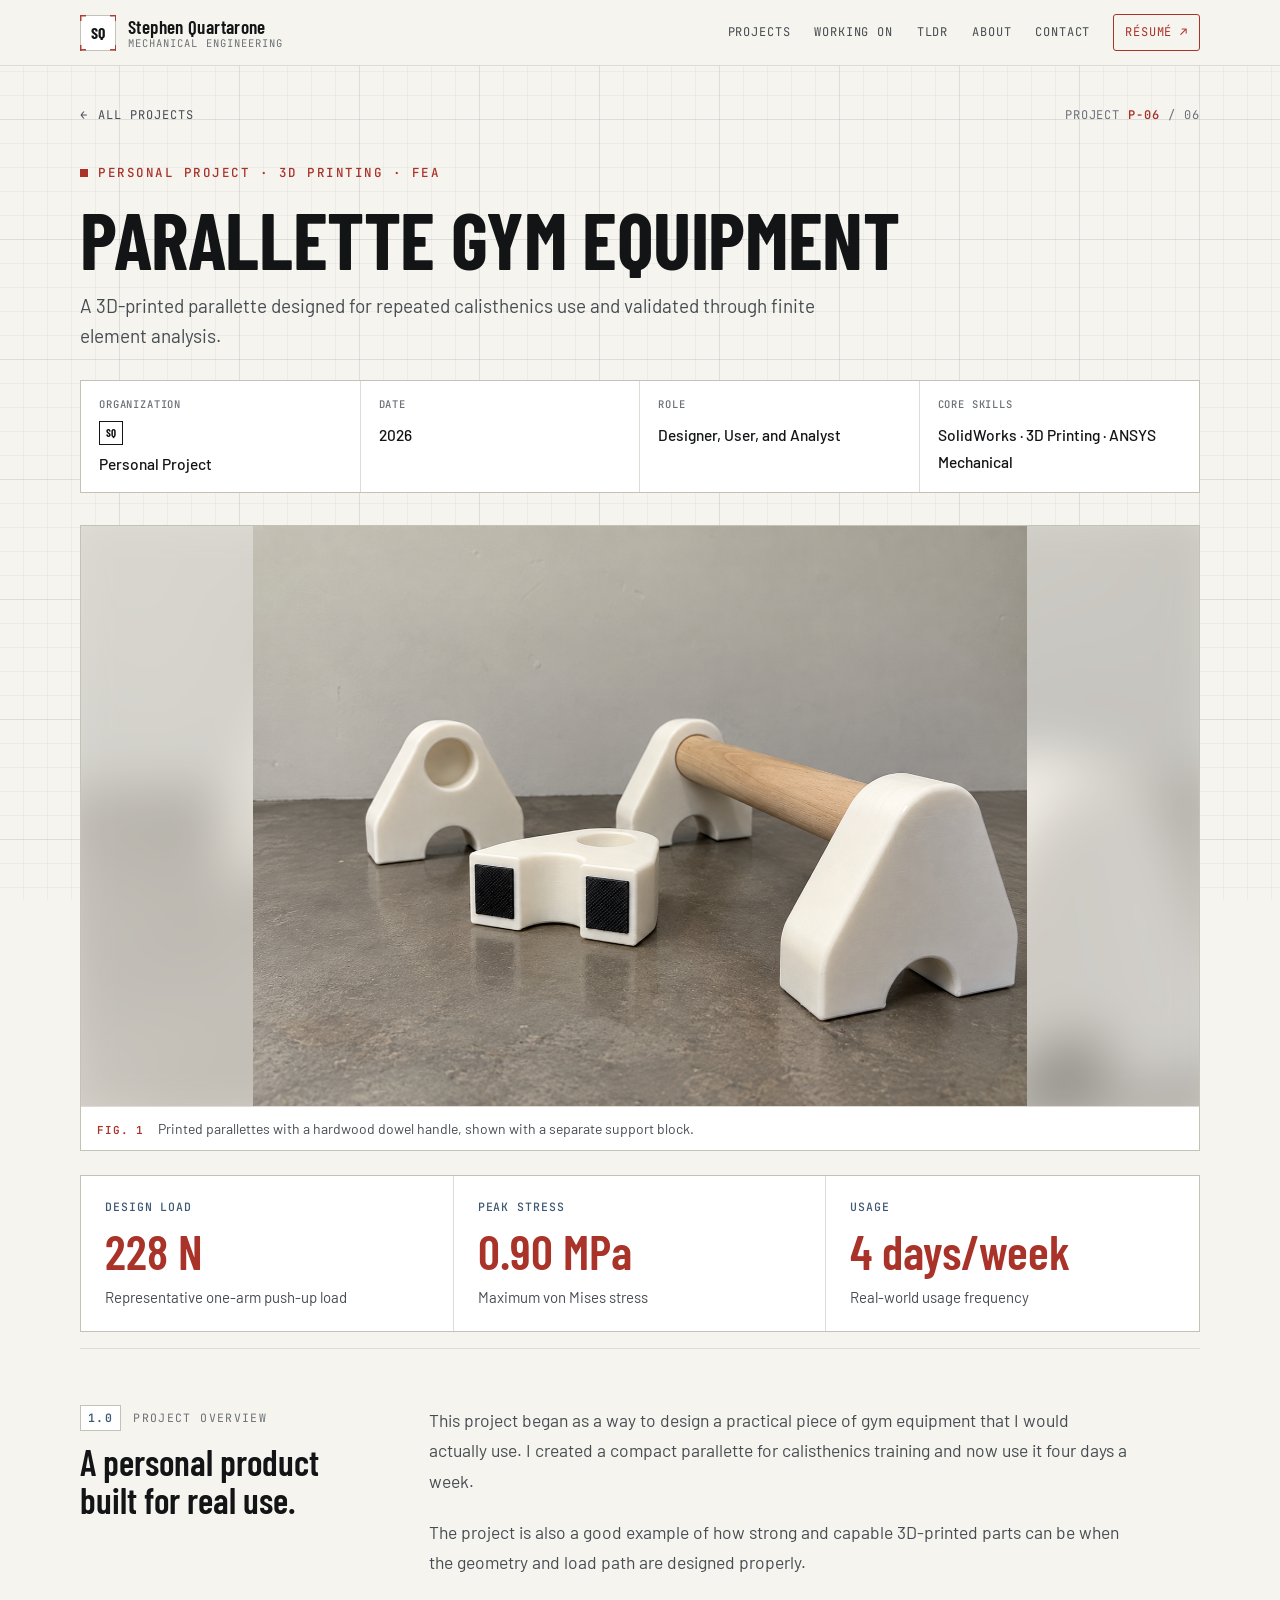
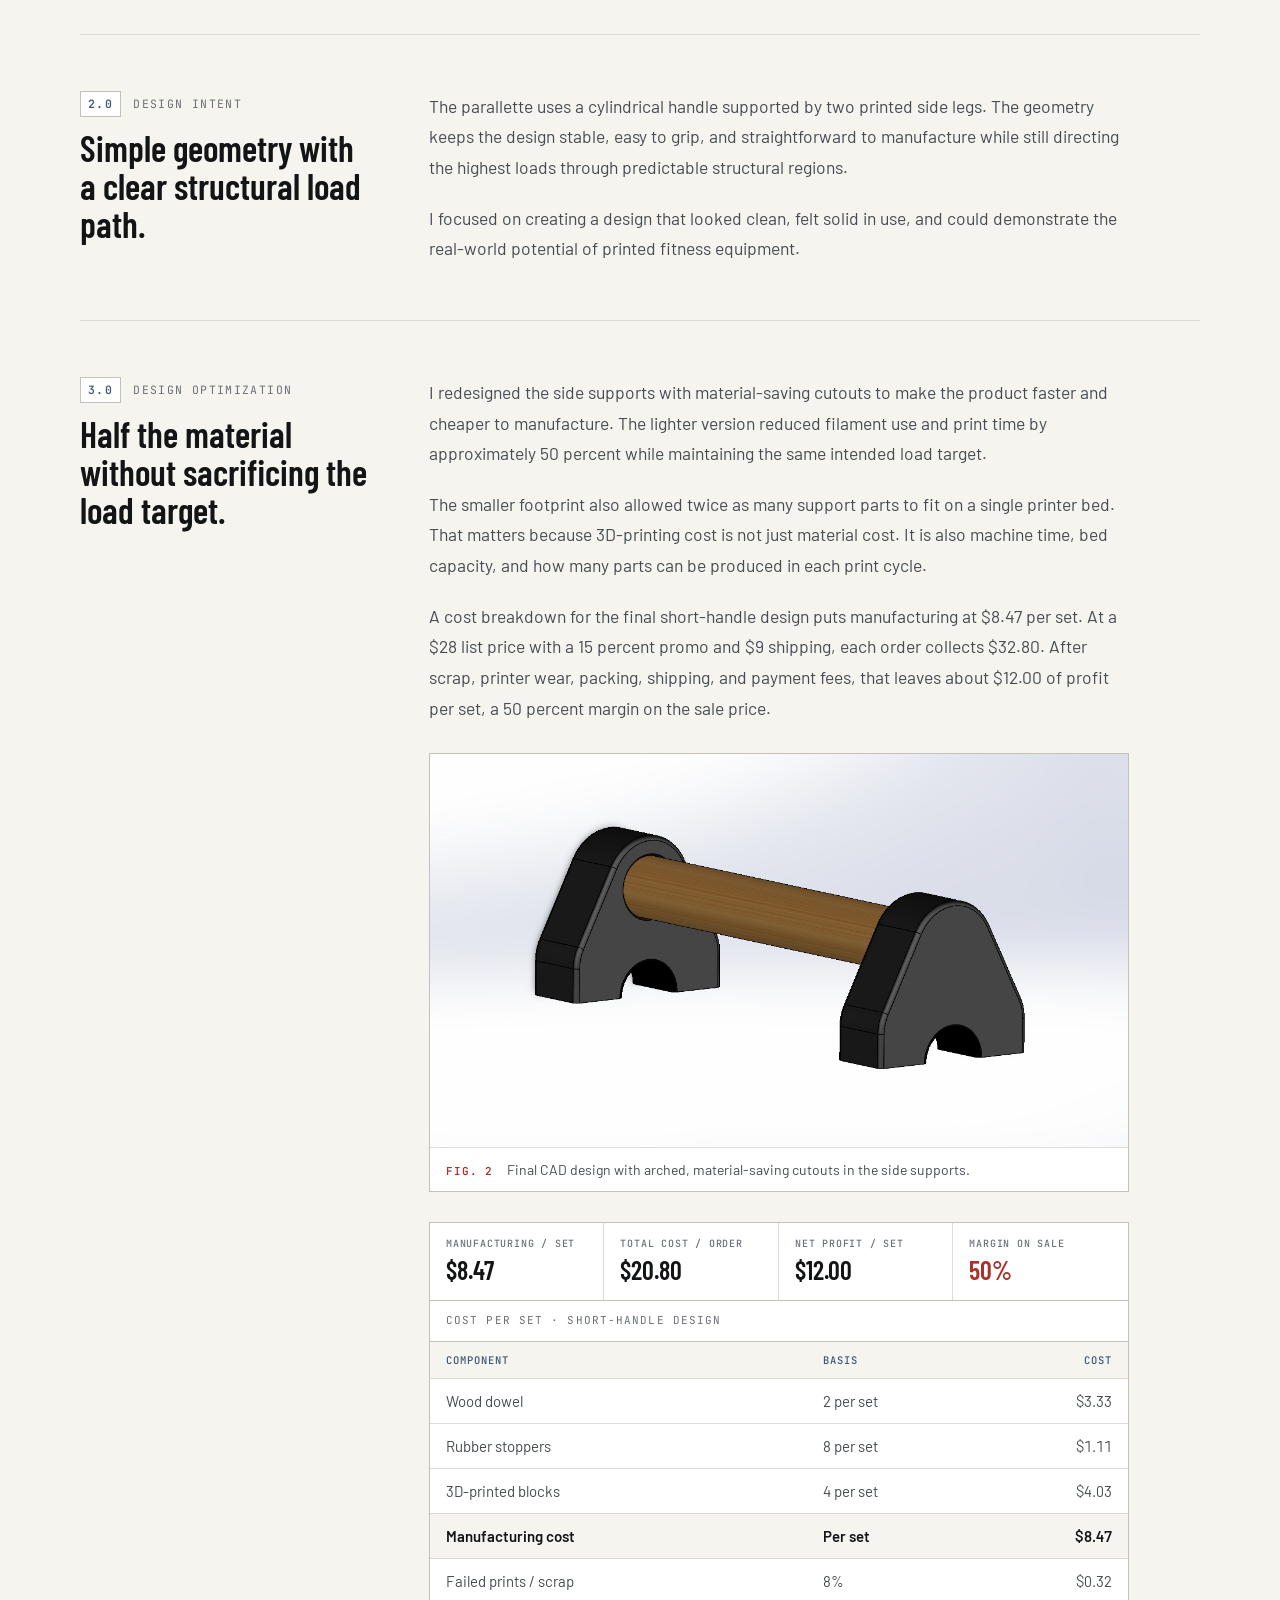
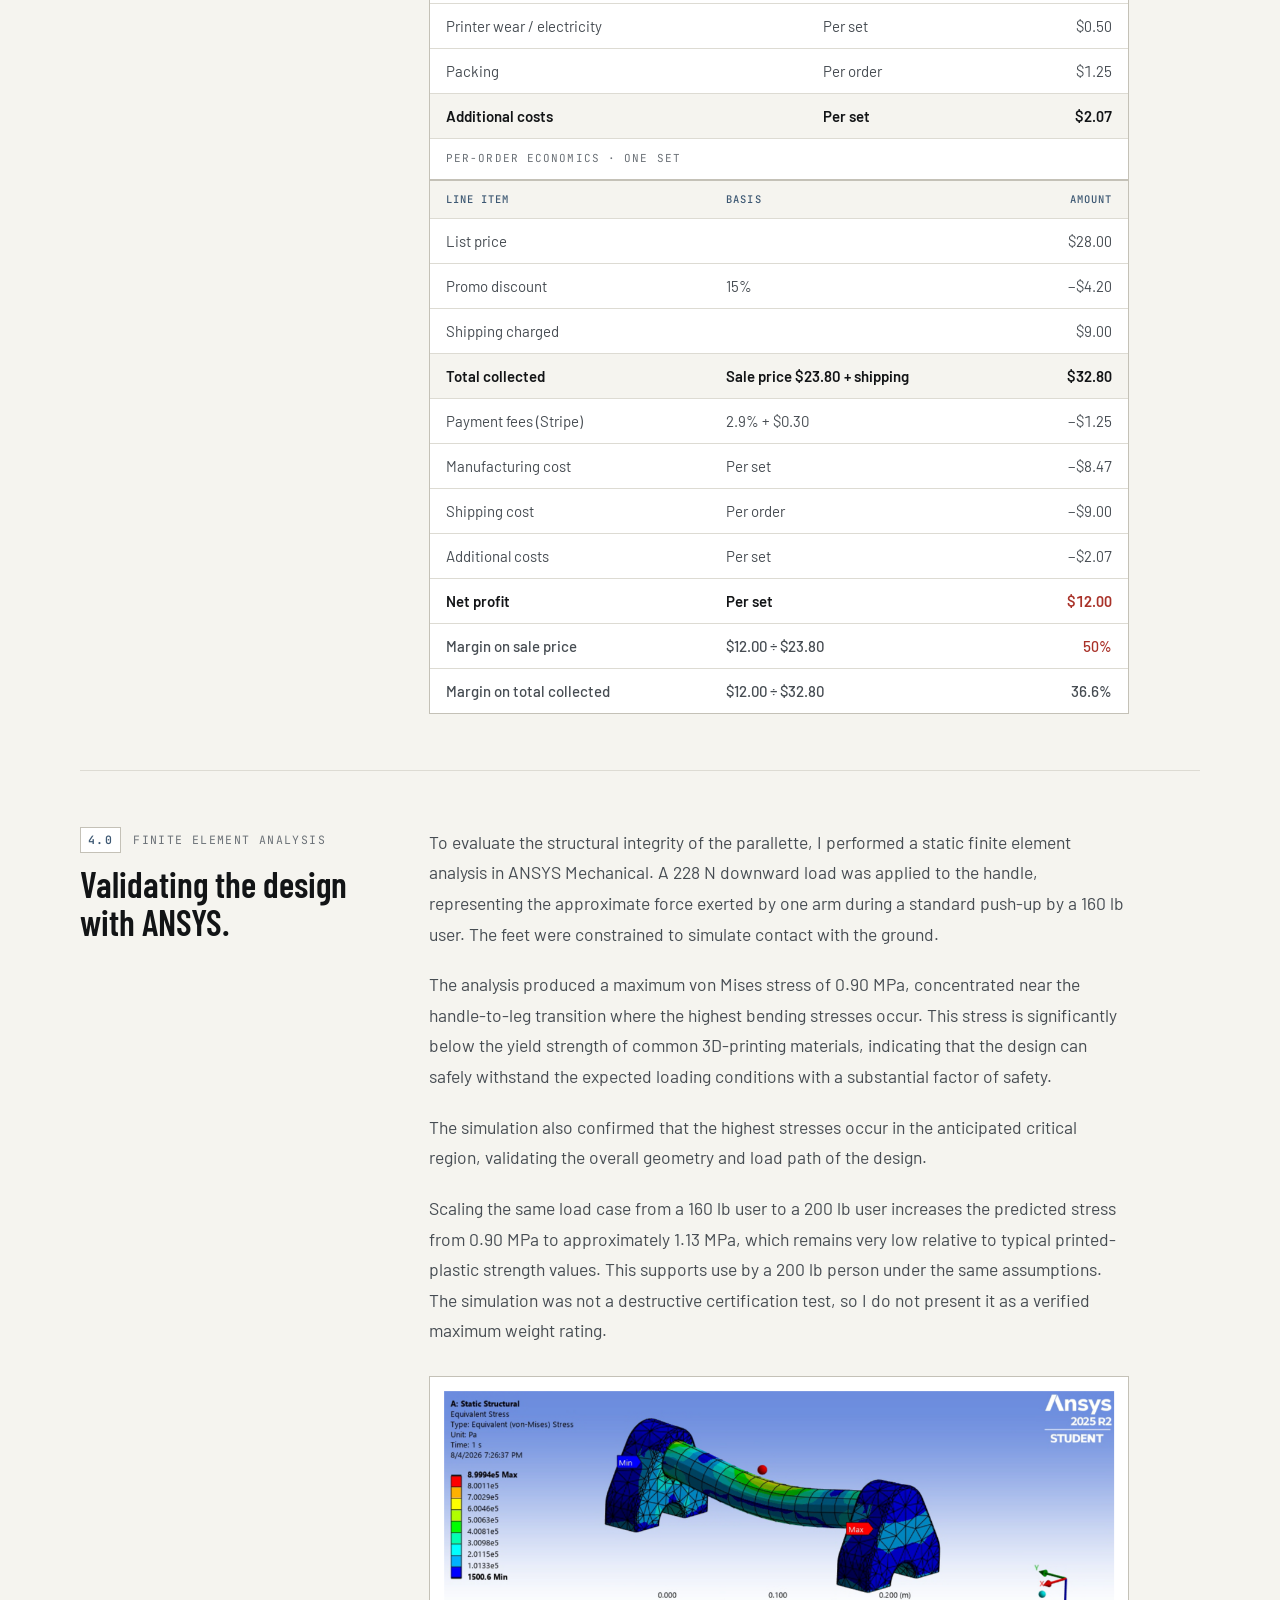
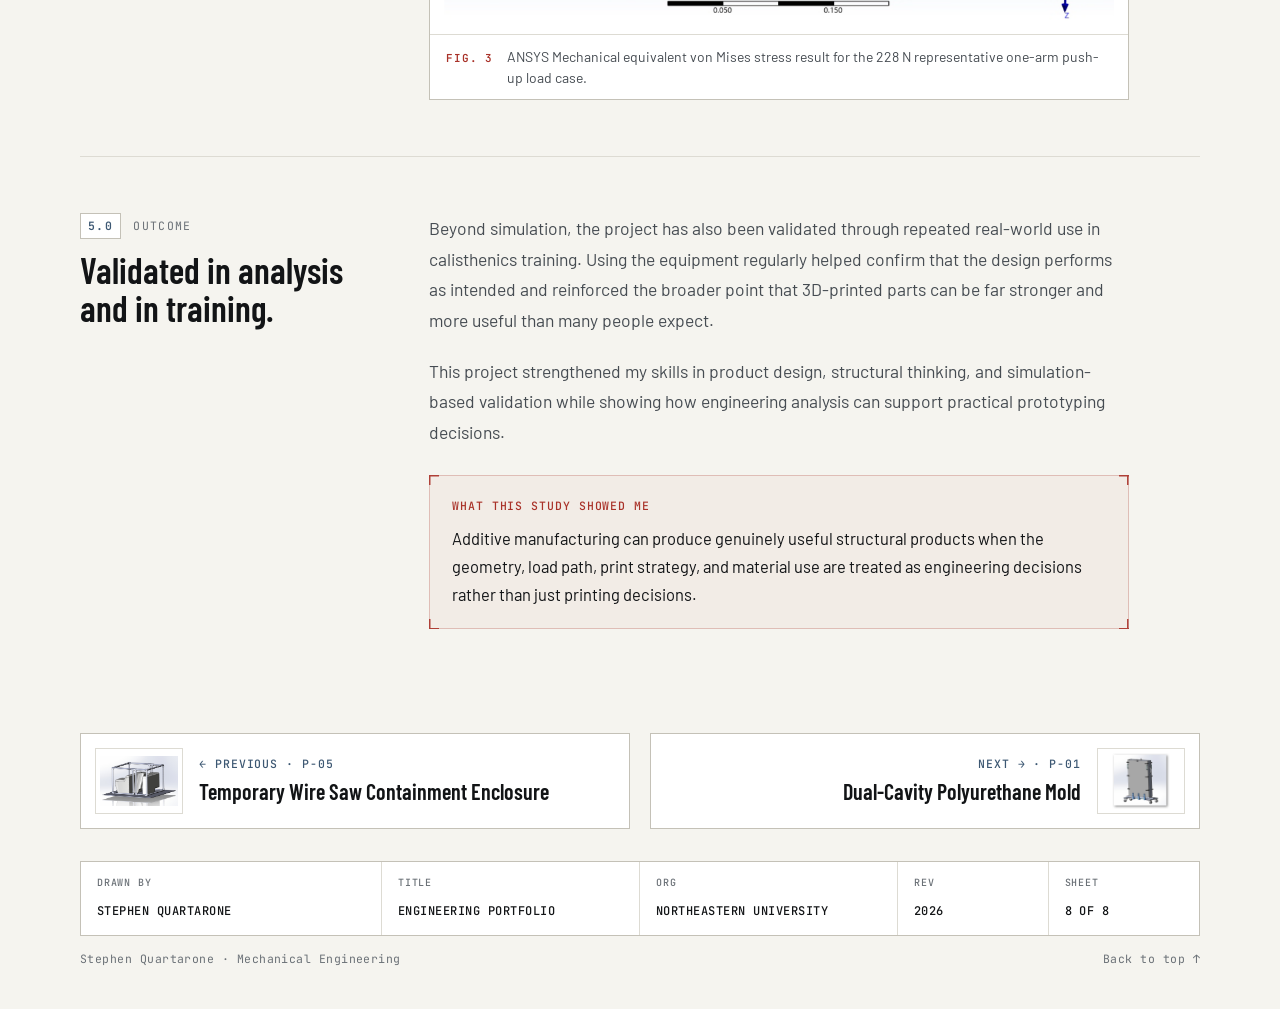
<file: parallettes.html>
<!DOCTYPE html>
<html lang="en">
<head>
<!-- Google tag (gtag.js) -->
<script async src="https://www.googletagmanager.com/gtag/js?id=G-5W7C1K97H4"></script>
<script>
  window.dataLayer = window.dataLayer || [];
  function gtag(){dataLayer.push(arguments);}
  gtag('js', new Date());
  gtag('config', 'G-5W7C1K97H4');
</script>
<meta charset="utf-8">
<meta name="viewport" content="width=device-width,initial-scale=1">
<title>Parallette Gym Equipment - Stephen Quartarone</title>
<meta name="description" content="A 3D-printed parallette designed for repeated calisthenics use and validated through finite element analysis.">
<meta name="theme-color" content="#f5f4ef">
<meta property="og:type" content="article">
<meta property="og:title" content="Parallette Gym Equipment - Stephen Quartarone">
<meta property="og:description" content="A 3D-printed parallette designed for repeated calisthenics use and validated through finite element analysis.">
<meta property="og:url" content="https://stephenquartarone.com/parallettes.html">
<meta property="og:image" content="https://stephenquartarone.com/white-parallettes.png">
<link rel="icon" href="favicon.svg" type="image/svg+xml">
<link rel="preconnect" href="https://fonts.googleapis.com">
<link rel="preconnect" href="https://fonts.gstatic.com" crossorigin>
<link href="https://fonts.googleapis.com/css2?family=Barlow+Condensed:wght@500;600;700&family=Barlow:wght@400;500;600&family=JetBrains+Mono:wght@400;500;600&display=swap" rel="stylesheet">
<link rel="stylesheet" href="styles.css">
</head>
<body>
<a class="skip-link" href="#main">Skip to content</a>

<header class="site-header">
  <nav class="nav" aria-label="Primary">
    <a class="brand" href="index.html">
      <span class="brand-mark ticks">SQ</span>
      <span class="brand-text"><span class="brand-name">Stephen Quartarone</span><span class="brand-sub">Mechanical Engineering</span></span>
    </a>
    <button class="nav-toggle" type="button" aria-label="Menu" aria-expanded="false"><span></span></button>
    <div class="nav-links">
      <a href="index.html#projects">Projects</a>
      <a href="index.html#working-on">Working On</a>
      <a href="tldr.html">TLDR</a>
      <a href="index.html#about">About</a>
      <a href="index.html#contact">Contact</a>
      <a class="nav-cta" href="resume.pdf" target="_blank" rel="noopener">Résumé ↗</a>
    </div>
  </nav>
  <div class="progress" aria-hidden="true"></div>
</header>

<main id="main">
<div class="wrap">

<section class="case-hero">
  <div class="crumbs">
    <a class="back" href="index.html#projects"><span class="arrow">←</span> All projects</a>
    <span class="proj-no">PROJECT <b>P-06</b> / 06</span>
  </div>
  <p class="eyebrow">Personal Project · 3D Printing · FEA</p>
  <h1>Parallette Gym Equipment</h1>
  <p class="case-subtitle">A 3D-printed parallette designed for repeated calisthenics use and validated through finite element analysis.</p>
  <div class="tb">
    <div><span class="label">Organization</span><div class="tb-org"><span class="mark" aria-hidden="true">SQ</span><strong>Personal Project</strong></div></div>
    <div><span class="label">Date</span><strong>2026</strong></div>
    <div><span class="label">Role</span><strong>Designer, User, and Analyst</strong></div>
    <div><span class="label">Core Skills</span><strong>SolidWorks · 3D Printing · ANSYS Mechanical</strong></div>
  </div>
</section>

<div class="hero-fig reveal">
<figure class="fig photo">
  <div class="fig-plate"><img src="white-parallettes.png" alt="White 3D-printed modular parallettes with a wooden handle"><span class="fig-zoom">Click to enlarge</span></div>
  <figcaption>Printed parallettes with a hardwood dowel handle, shown with a separate support block.</figcaption>
</figure>
</div>

<section class="impact reveal" aria-label="Key results">
  <div><span class="label">Design load</span><strong>228 N</strong><span>Representative one-arm push-up load</span></div>
  <div><span class="label">Peak stress</span><strong>0.90 MPa</strong><span>Maximum von Mises stress</span></div>
  <div><span class="label">Usage</span><strong>4 days/week</strong><span>Real-world usage frequency</span></div>
</section>

<section class="story">
  <div class="story-head reveal"><p class="kicker">Project Overview</p><h2>A personal product built for real use.</h2></div>
  <div class="story-copy reveal">
<p>This project began as a way to design a practical piece of gym equipment that I would actually use. I created a compact parallette for calisthenics training and now use it four days a week.</p>
<p>The project is also a good example of how strong and capable 3D-printed parts can be when the geometry and load path are designed properly.</p>
  </div>
</section>

<section class="story">
  <div class="story-head reveal"><p class="kicker">Design Intent</p><h2>Simple geometry with a clear structural load path.</h2></div>
  <div class="story-copy reveal">
<p>The parallette uses a cylindrical handle supported by two printed side legs. The geometry keeps the design stable, easy to grip, and straightforward to manufacture while still directing the highest loads through predictable structural regions.</p>
<p>I focused on creating a design that looked clean, felt solid in use, and could demonstrate the real-world potential of printed fitness equipment.</p>
  </div>
</section>

<section class="story">
  <div class="story-head reveal"><p class="kicker">Design Optimization</p><h2>Half the material without sacrificing the load target.</h2></div>
  <div class="story-copy reveal">
<p>I redesigned the side supports with material-saving cutouts to make the product faster and cheaper to manufacture. The lighter version reduced filament use and print time by approximately 50 percent while maintaining the same intended load target.</p>
<p>The smaller footprint also allowed twice as many support parts to fit on a single printer bed. That matters because 3D-printing cost is not just material cost. It is also machine time, bed capacity, and how many parts can be produced in each print cycle.</p>
<p>A cost breakdown for the final short-handle design puts manufacturing at $8.47 per set. At a $28 list price with a 15 percent promo and $9 shipping, each order collects $32.80. After scrap, printer wear, packing, shipping, and payment fees, that leaves about $12.00 of profit per set, a 50 percent margin on the sale price.</p>
<div class="gallery single">
<figure class="fig crop" style="--zoom:160%;--fx:-51.3%;--fy:-57.4%">
  <div class="fig-plate"><img src="parallette-render-1.jpg" alt="Parallette CAD design with arched, material-saving cutouts in the side supports" loading="lazy"><span class="fig-zoom">Click to enlarge</span></div>
  <figcaption>Final CAD design with arched, material-saving cutouts in the side supports.</figcaption>
</figure>
</div>
<div class="data">
  <div class="data-summary">
    <div><span class="label">Manufacturing / set</span><strong>$8.47</strong></div>
    <div><span class="label">Total cost / order</span><strong>$20.80</strong></div>
    <div><span class="label">Net profit / set</span><strong>$12.00</strong></div>
    <div><span class="label">Margin on sale</span><strong class="hl">50%</strong></div>
  </div>
  <table>
    <caption>Cost per set · short-handle design</caption>
    <thead><tr><th scope="col">Component</th><th scope="col">Basis</th><th scope="col" class="n">Cost</th></tr></thead>
    <tbody>
      <tr><td>Wood dowel</td><td>2 per set</td><td class="n">$3.33</td></tr>
      <tr><td>Rubber stoppers</td><td>8 per set</td><td class="n">$1.11</td></tr>
      <tr><td>3D-printed blocks</td><td>4 per set</td><td class="n">$4.03</td></tr>
      <tr class="sub"><td>Manufacturing cost</td><td>Per set</td><td class="n">$8.47</td></tr>
      <tr><td>Failed prints / scrap</td><td>8%</td><td class="n">$0.32</td></tr>
      <tr><td>Printer wear / electricity</td><td>Per set</td><td class="n">$0.50</td></tr>
      <tr><td>Packing</td><td>Per order</td><td class="n">$1.25</td></tr>
      <tr class="sub"><td>Additional costs</td><td>Per set</td><td class="n">$2.07</td></tr>
    </tbody>
  </table>
  <table>
    <caption>Per-order economics · one set</caption>
    <thead><tr><th scope="col">Line item</th><th scope="col">Basis</th><th scope="col" class="n">Amount</th></tr></thead>
    <tbody>
      <tr><td>List price</td><td></td><td class="n">$28.00</td></tr>
      <tr><td>Promo discount</td><td>15%</td><td class="n">−$4.20</td></tr>
      <tr><td>Shipping charged</td><td></td><td class="n">$9.00</td></tr>
      <tr class="sub"><td>Total collected</td><td>Sale price $23.80 + shipping</td><td class="n">$32.80</td></tr>
      <tr><td>Payment fees (Stripe)</td><td>2.9% + $0.30</td><td class="n">−$1.25</td></tr>
      <tr><td>Manufacturing cost</td><td>Per set</td><td class="n">−$8.47</td></tr>
      <tr><td>Shipping cost</td><td>Per order</td><td class="n">−$9.00</td></tr>
      <tr><td>Additional costs</td><td>Per set</td><td class="n">−$2.07</td></tr>
    </tbody>
    <tfoot>
      <tr><td>Net profit</td><td>Per set</td><td class="n good">$12.00</td></tr>
      <tr><td>Margin on sale price</td><td>$12.00 ÷ $23.80</td><td class="n good">50%</td></tr>
      <tr><td>Margin on total collected</td><td>$12.00 ÷ $32.80</td><td class="n">36.6%</td></tr>
    </tfoot>
  </table>
</div>
  </div>
</section>

<section class="story">
  <div class="story-head reveal"><p class="kicker">Finite Element Analysis</p><h2>Validating the design with ANSYS.</h2></div>
  <div class="story-copy reveal">
<p>To evaluate the structural integrity of the parallette, I performed a static finite element analysis in ANSYS Mechanical. A 228 N downward load was applied to the handle, representing the approximate force exerted by one arm during a standard push-up by a 160 lb user. The feet were constrained to simulate contact with the ground.</p>
<p>The analysis produced a maximum von Mises stress of 0.90 MPa, concentrated near the handle-to-leg transition where the highest bending stresses occur. This stress is significantly below the yield strength of common 3D-printing materials, indicating that the design can safely withstand the expected loading conditions with a substantial factor of safety.</p>
<p>The simulation also confirmed that the highest stresses occur in the anticipated critical region, validating the overall geometry and load path of the design.</p>
<p>Scaling the same load case from a 160 lb user to a 200 lb user increases the predicted stress from 0.90 MPa to approximately 1.13 MPa, which remains very low relative to typical printed-plastic strength values. This supports use by a 200 lb person under the same assumptions. The simulation was not a destructive certification test, so I do not present it as a verified maximum weight rating.</p>
<div class="gallery single">
<figure class="fig">
  <div class="fig-plate"><img src="parallette-fea.png" alt="ANSYS Mechanical equivalent stress result for the parallette" loading="lazy"><span class="fig-zoom">Click to enlarge</span></div>
  <figcaption>ANSYS Mechanical equivalent von Mises stress result for the 228 N representative one-arm push-up load case.</figcaption>
</figure>
</div>
  </div>
</section>

<section class="story">
  <div class="story-head reveal"><p class="kicker">Outcome</p><h2>Validated in analysis and in training.</h2></div>
  <div class="story-copy reveal">
<p>Beyond simulation, the project has also been validated through repeated real-world use in calisthenics training. Using the equipment regularly helped confirm that the design performs as intended and reinforced the broader point that 3D-printed parts can be far stronger and more useful than many people expect.</p>
<p>This project strengthened my skills in product design, structural thinking, and simulation-based validation while showing how engineering analysis can support practical prototyping decisions.</p>
<div class="callout ticks"><span class="label">What this study showed me</span>Additive manufacturing can produce genuinely useful structural products when the geometry, load path, print strategy, and material use are treated as engineering decisions rather than just printing decisions.</div>
  </div>
</section>

<nav class="pager" aria-label="More projects">
  <a class="prev ticks" href="wire-saw.html">
    <span class="thumb"><img src="wire-thumb.jpg" alt="" loading="lazy"></span>
    <span><span class="label dir">← Previous · P-05</span><strong>Temporary Wire Saw Containment Enclosure</strong></span>
  </a>
  <a class="next ticks" href="dual-cavity.html">
    <span class="thumb"><img src="dual-thumb.jpg" alt="" loading="lazy"></span>
    <span><span class="label dir">Next → · P-01</span><strong>Dual-Cavity Polyurethane Mold</strong></span>
  </a>
</nav>

</div>
</main>

<footer class="site-footer">
  <div class="wrap">
    <div class="title-block">
      <div><span class="label">Drawn by</span><strong>Stephen Quartarone</strong></div>
      <div><span class="label">Title</span><strong>Engineering Portfolio</strong></div>
      <div><span class="label">Org</span><strong>Northeastern University</strong></div>
      <div><span class="label">Rev</span><strong>2026</strong></div>
      <div><span class="label">Sheet</span><strong>8 of 8</strong></div>
    </div>
    <div class="footer-note"><span>Stephen Quartarone · Mechanical Engineering</span><a href="#main">Back to top ↑</a></div>
  </div>
</footer>

<div class="coords" aria-hidden="true"><span>X <b data-x>0000</b></span><span>Y <b data-y>0000</b></span></div>
<script src="site.js"></script>
</body>
</html>
</file>
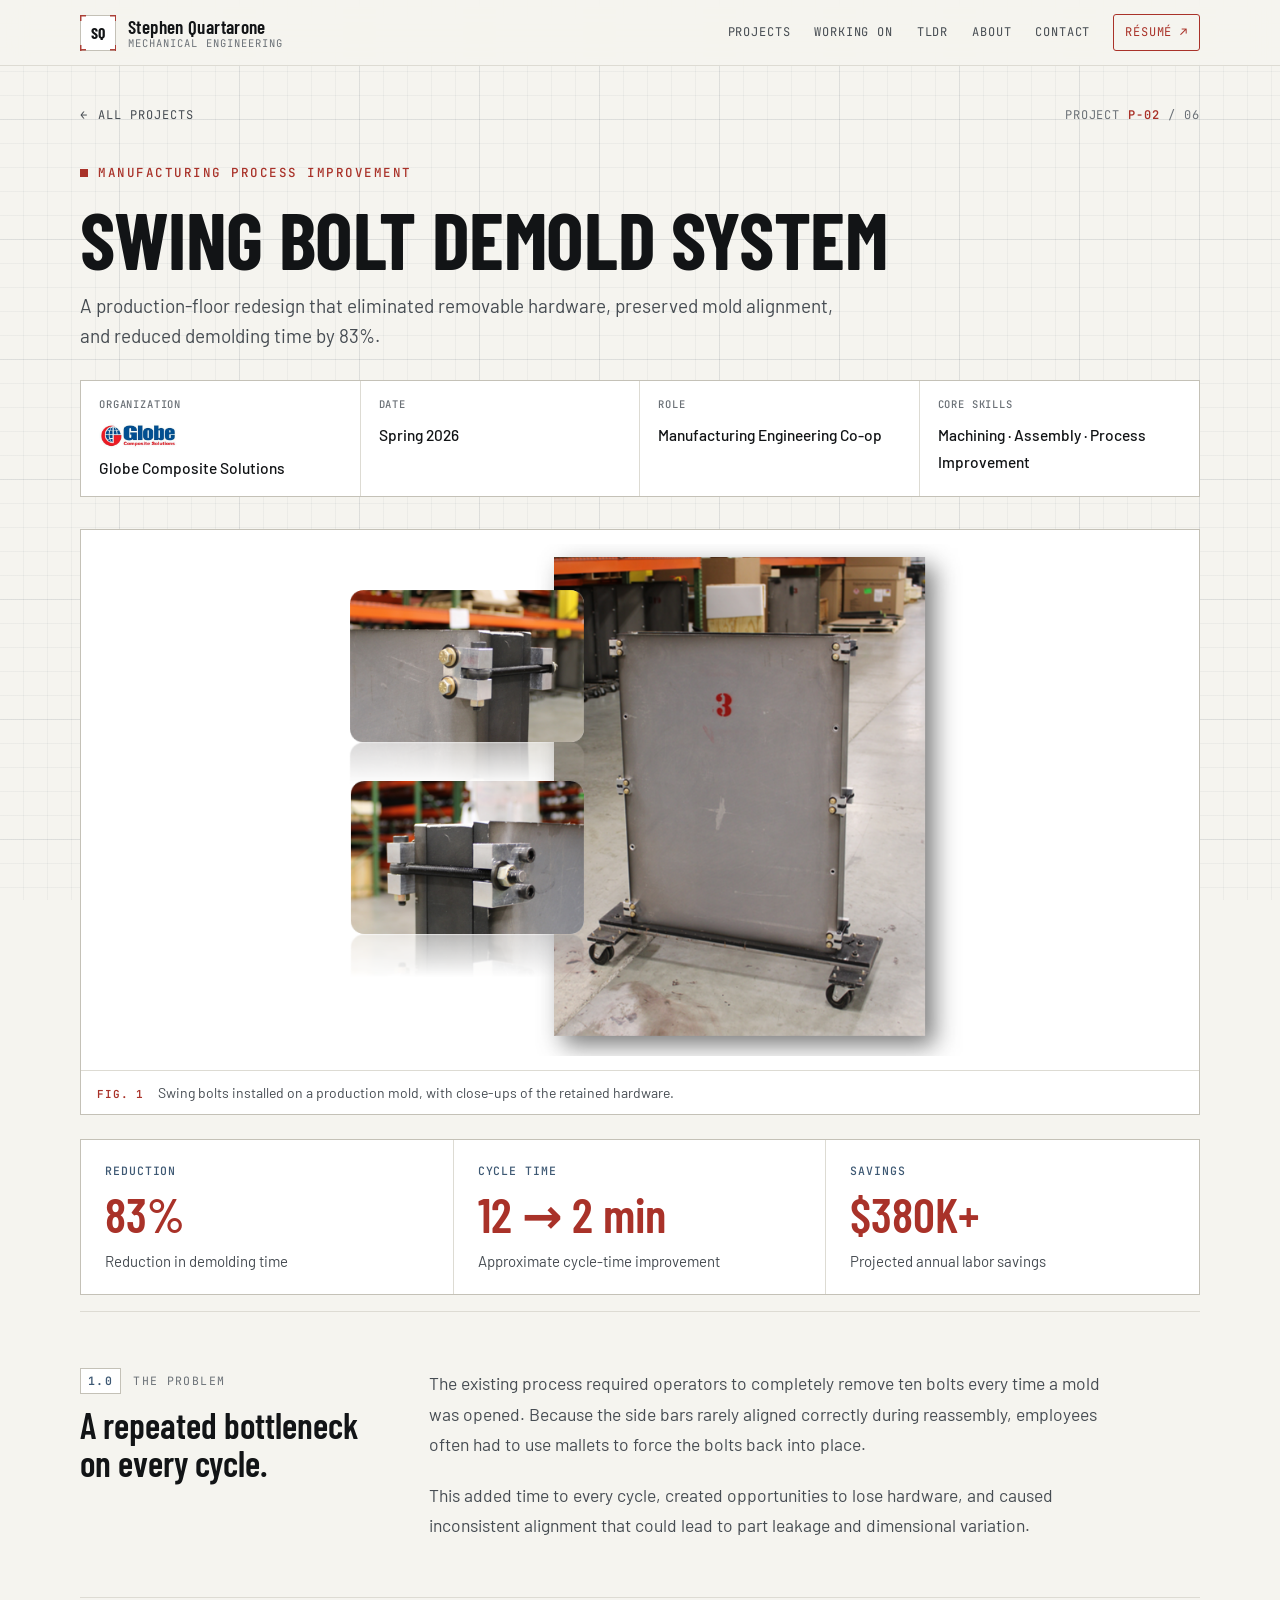
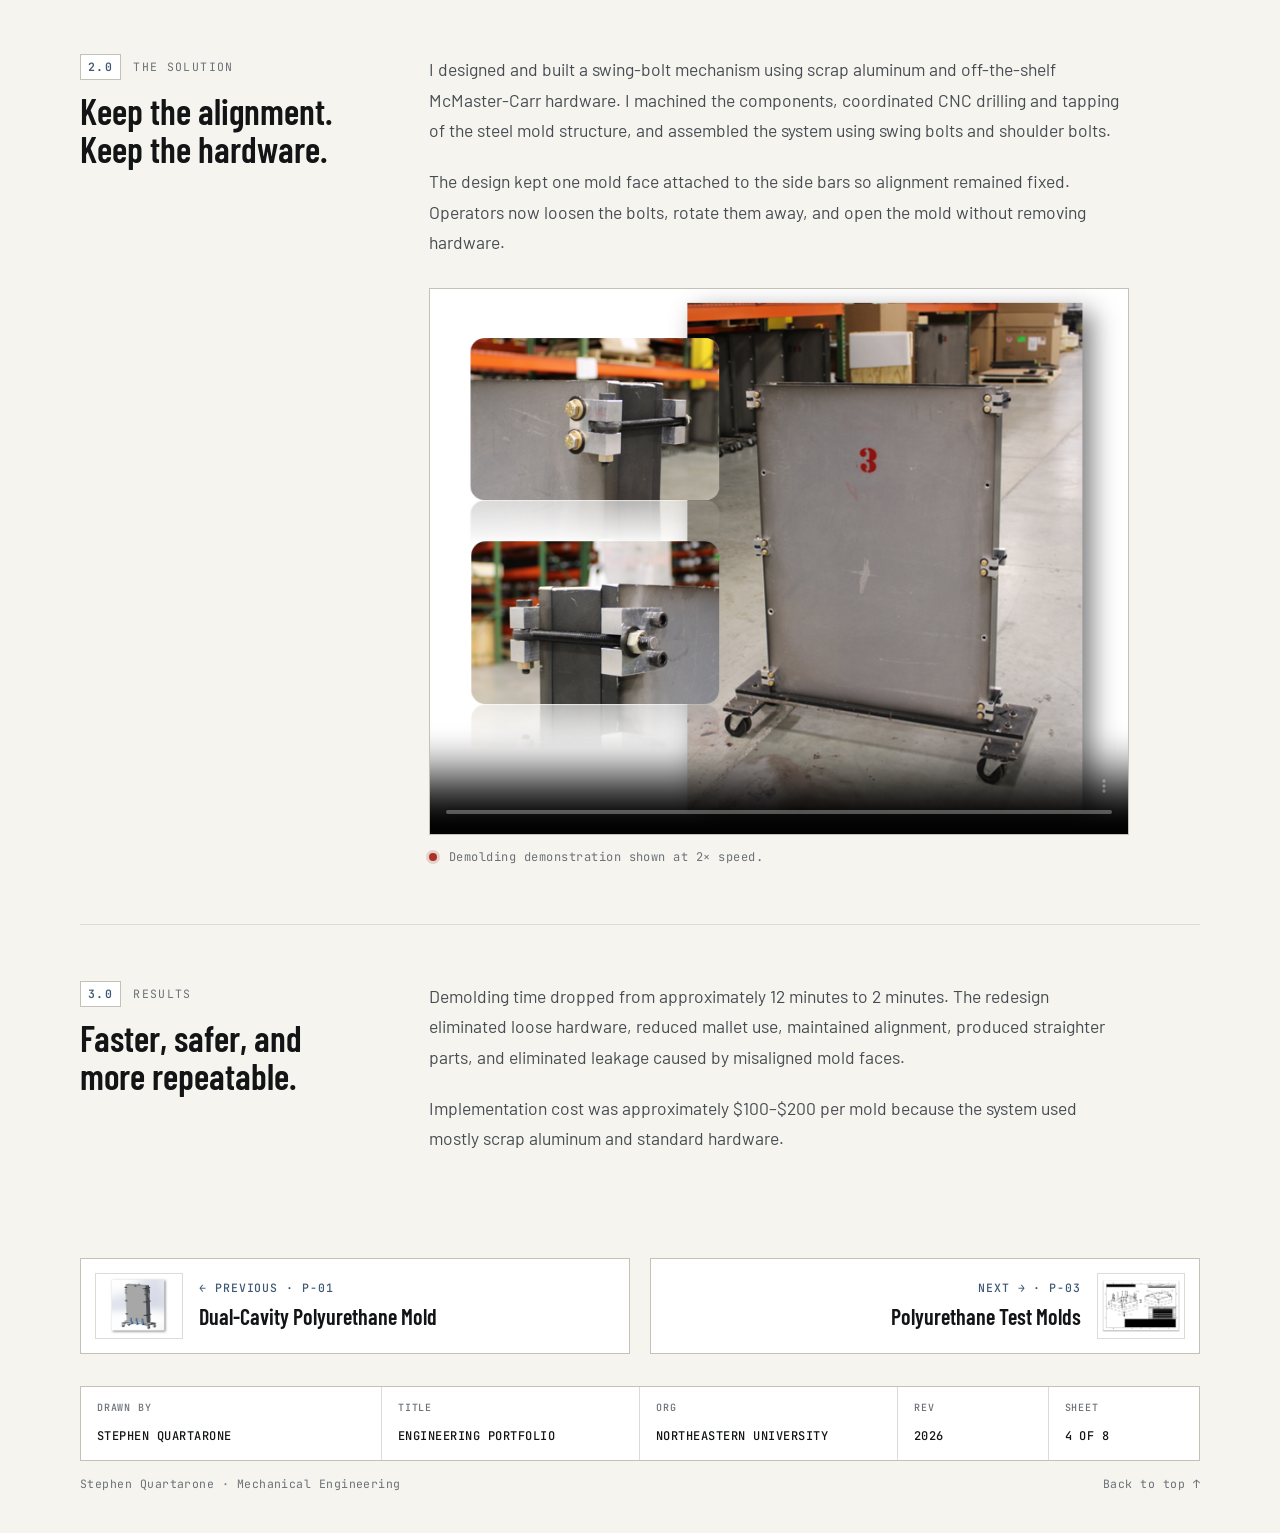
<file: swing-bolt.html>
<!DOCTYPE html>
<html lang="en">
<head>
<!-- Google tag (gtag.js) -->
<script async src="https://www.googletagmanager.com/gtag/js?id=G-5W7C1K97H4"></script>
<script>
  window.dataLayer = window.dataLayer || [];
  function gtag(){dataLayer.push(arguments);}
  gtag('js', new Date());
  gtag('config', 'G-5W7C1K97H4');
</script>
<meta charset="utf-8">
<meta name="viewport" content="width=device-width,initial-scale=1">
<title>Swing Bolt Demold System - Stephen Quartarone</title>
<meta name="description" content="A production-floor redesign that eliminated removable hardware, preserved mold alignment, and reduced demolding time by 83%.">
<meta name="theme-color" content="#f5f4ef">
<meta property="og:type" content="article">
<meta property="og:title" content="Swing Bolt Demold System - Stephen Quartarone">
<meta property="og:description" content="A production-floor redesign that eliminated removable hardware, preserved mold alignment, and reduced demolding time by 83%.">
<meta property="og:url" content="https://stephenquartarone.com/swing-bolt.html">
<meta property="og:image" content="https://stephenquartarone.com/swing-thumb.png">
<link rel="icon" href="favicon.svg" type="image/svg+xml">
<link rel="preconnect" href="https://fonts.googleapis.com">
<link rel="preconnect" href="https://fonts.gstatic.com" crossorigin>
<link href="https://fonts.googleapis.com/css2?family=Barlow+Condensed:wght@500;600;700&family=Barlow:wght@400;500;600&family=JetBrains+Mono:wght@400;500;600&display=swap" rel="stylesheet">
<link rel="stylesheet" href="styles.css">
</head>
<body>
<a class="skip-link" href="#main">Skip to content</a>

<header class="site-header">
  <nav class="nav" aria-label="Primary">
    <a class="brand" href="index.html">
      <span class="brand-mark ticks">SQ</span>
      <span class="brand-text"><span class="brand-name">Stephen Quartarone</span><span class="brand-sub">Mechanical Engineering</span></span>
    </a>
    <button class="nav-toggle" type="button" aria-label="Menu" aria-expanded="false"><span></span></button>
    <div class="nav-links">
      <a href="index.html#projects">Projects</a>
      <a href="index.html#working-on">Working On</a>
      <a href="tldr.html">TLDR</a>
      <a href="index.html#about">About</a>
      <a href="index.html#contact">Contact</a>
      <a class="nav-cta" href="resume.pdf" target="_blank" rel="noopener">Résumé ↗</a>
    </div>
  </nav>
  <div class="progress" aria-hidden="true"></div>
</header>

<main id="main">
<div class="wrap">

<section class="case-hero">
  <div class="crumbs">
    <a class="back" href="index.html#projects"><span class="arrow">←</span> All projects</a>
    <span class="proj-no">PROJECT <b>P-02</b> / 06</span>
  </div>
  <p class="eyebrow">Manufacturing Process Improvement</p>
  <h1>Swing Bolt Demold System</h1>
  <p class="case-subtitle">A production-floor redesign that eliminated removable hardware, preserved mold alignment, and reduced demolding time by 83%.</p>
  <div class="tb">
    <div><span class="label">Organization</span><div class="tb-org"><img class="org-logo" src="logo-globe.jpg" alt=""><strong>Globe Composite Solutions</strong></div></div>
    <div><span class="label">Date</span><strong>Spring 2026</strong></div>
    <div><span class="label">Role</span><strong>Manufacturing Engineering Co-op</strong></div>
    <div><span class="label">Core Skills</span><strong>Machining · Assembly · Process Improvement</strong></div>
  </div>
</section>

<div class="hero-fig reveal">
<figure class="fig">
  <div class="fig-plate"><img src="swing-thumb.png" alt="Swing bolt demold system installed on a production mold, with close-ups of the hardware"><span class="fig-zoom">Click to enlarge</span></div>
  <figcaption>Swing bolts installed on a production mold, with close-ups of the retained hardware.</figcaption>
</figure>
</div>

<section class="impact reveal" aria-label="Key results">
  <div><span class="label">Reduction</span><strong>83%</strong><span>Reduction in demolding time</span></div>
  <div><span class="label">Cycle time</span><strong>12 → 2 min</strong><span>Approximate cycle-time improvement</span></div>
  <div><span class="label">Savings</span><strong>$380K+</strong><span>Projected annual labor savings</span></div>
</section>

<section class="story">
  <div class="story-head reveal"><p class="kicker">The Problem</p><h2>A repeated bottleneck on every cycle.</h2></div>
  <div class="story-copy reveal">
<p>The existing process required operators to completely remove ten bolts every time a mold was opened. Because the side bars rarely aligned correctly during reassembly, employees often had to use mallets to force the bolts back into place.</p>
<p>This added time to every cycle, created opportunities to lose hardware, and caused inconsistent alignment that could lead to part leakage and dimensional variation.</p>
  </div>
</section>

<section class="story">
  <div class="story-head reveal"><p class="kicker">The Solution</p><h2>Keep the alignment. Keep the hardware.</h2></div>
  <div class="story-copy reveal">
<p>I designed and built a swing-bolt mechanism using scrap aluminum and off-the-shelf McMaster-Carr hardware. I machined the components, coordinated CNC drilling and tapping of the steel mold structure, and assembled the system using swing bolts and shoulder bolts.</p>
<p>The design kept one mold face attached to the side bars so alignment remained fixed. Operators now loosen the bolts, rotate them away, and open the mold without removing hardware.</p>
<div class="video-frame"><video controls playsinline preload="metadata" poster="swing-thumb.png"><source src="swing-bolt-demold.mp4" type="video/mp4"></video></div>
<p class="video-note">Demolding demonstration shown at 2× speed.</p>
  </div>
</section>

<section class="story">
  <div class="story-head reveal"><p class="kicker">Results</p><h2>Faster, safer, and more repeatable.</h2></div>
  <div class="story-copy reveal">
<p>Demolding time dropped from approximately 12 minutes to 2 minutes. The redesign eliminated loose hardware, reduced mallet use, maintained alignment, produced straighter parts, and eliminated leakage caused by misaligned mold faces.</p>
<p>Implementation cost was approximately $100–$200 per mold because the system used mostly scrap aluminum and standard hardware.</p>
  </div>
</section>

<nav class="pager" aria-label="More projects">
  <a class="prev ticks" href="dual-cavity.html">
    <span class="thumb"><img src="dual-thumb.jpg" alt="" loading="lazy"></span>
    <span><span class="label dir">← Previous · P-01</span><strong>Dual-Cavity Polyurethane Mold</strong></span>
  </a>
  <a class="next ticks" href="test-molds.html">
    <span class="thumb"><img src="test-thumb-redacted.png" alt="" loading="lazy"></span>
    <span><span class="label dir">Next → · P-03</span><strong>Polyurethane Test Molds</strong></span>
  </a>
</nav>

</div>
</main>

<footer class="site-footer">
  <div class="wrap">
    <div class="title-block">
      <div><span class="label">Drawn by</span><strong>Stephen Quartarone</strong></div>
      <div><span class="label">Title</span><strong>Engineering Portfolio</strong></div>
      <div><span class="label">Org</span><strong>Northeastern University</strong></div>
      <div><span class="label">Rev</span><strong>2026</strong></div>
      <div><span class="label">Sheet</span><strong>4 of 8</strong></div>
    </div>
    <div class="footer-note"><span>Stephen Quartarone · Mechanical Engineering</span><a href="#main">Back to top ↑</a></div>
  </div>
</footer>

<div class="coords" aria-hidden="true"><span>X <b data-x>0000</b></span><span>Y <b data-y>0000</b></span></div>
<script src="site.js"></script>
</body>
</html>
</file>
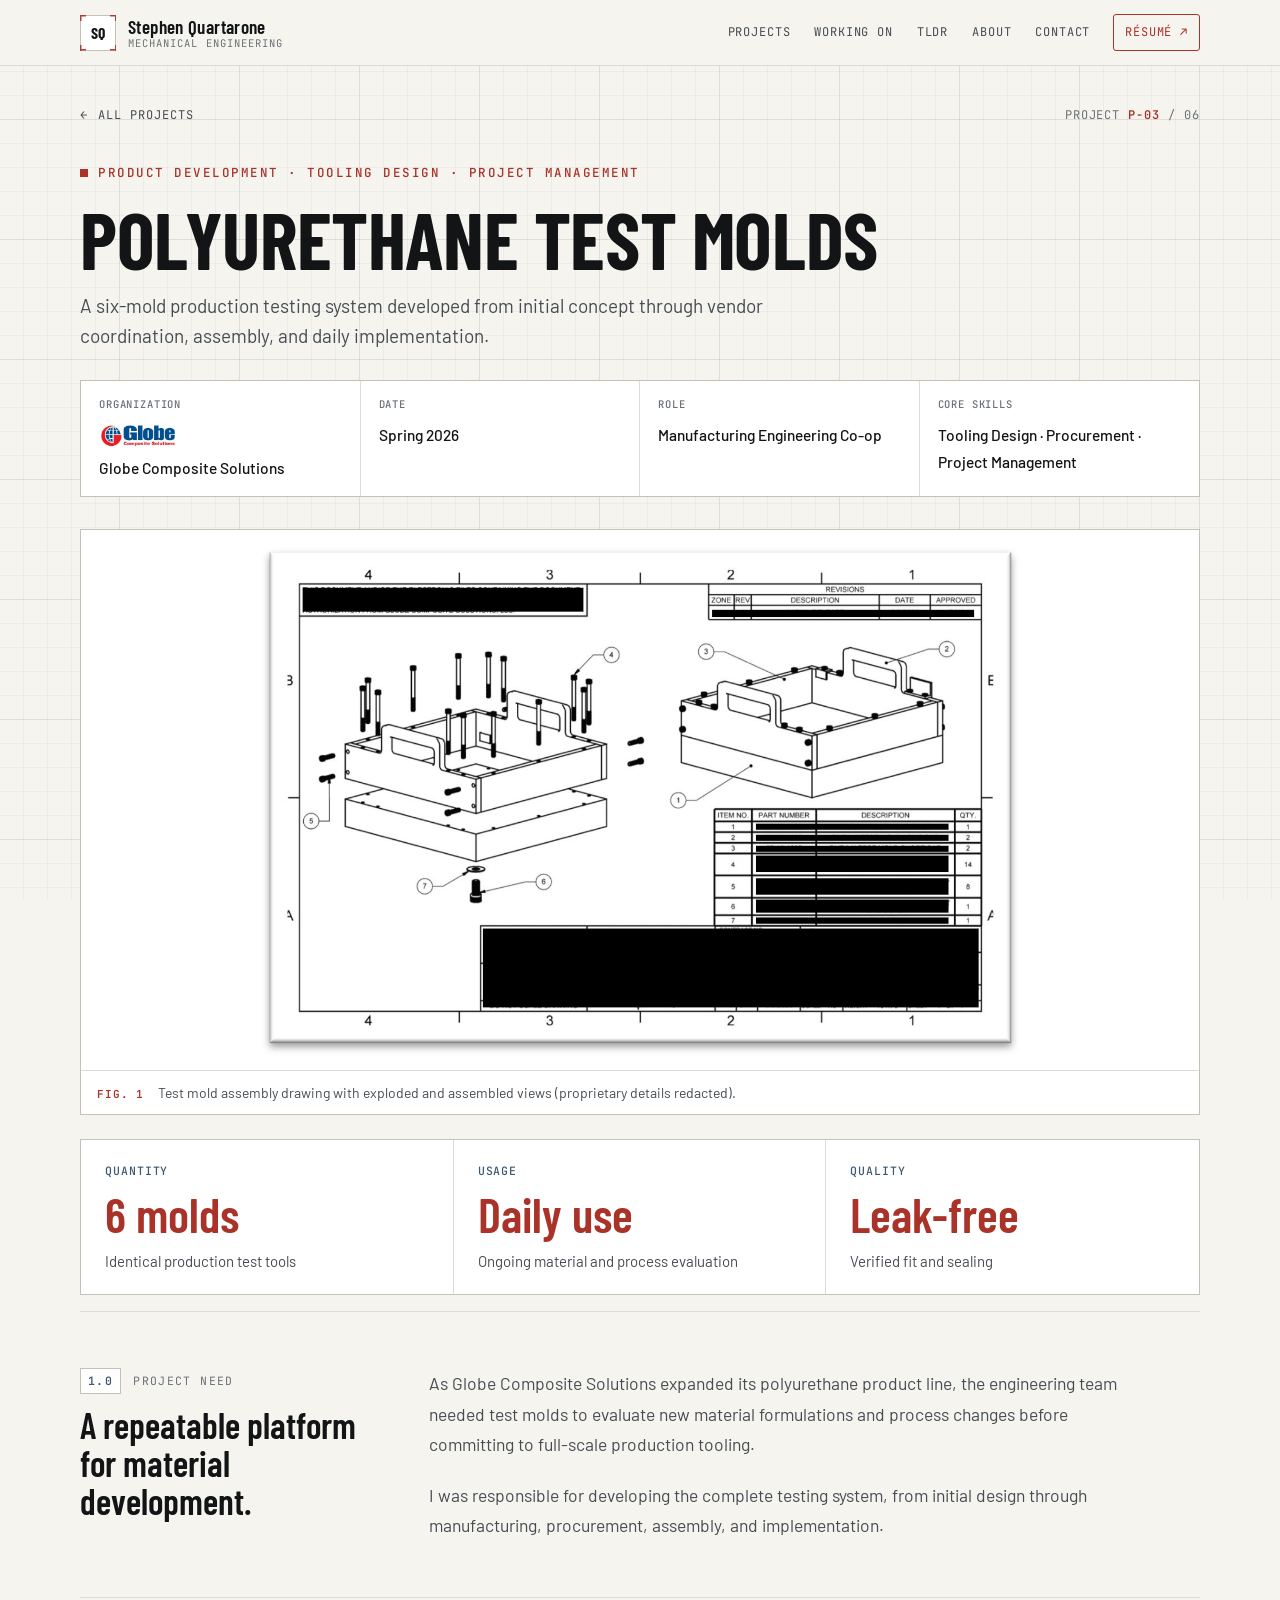
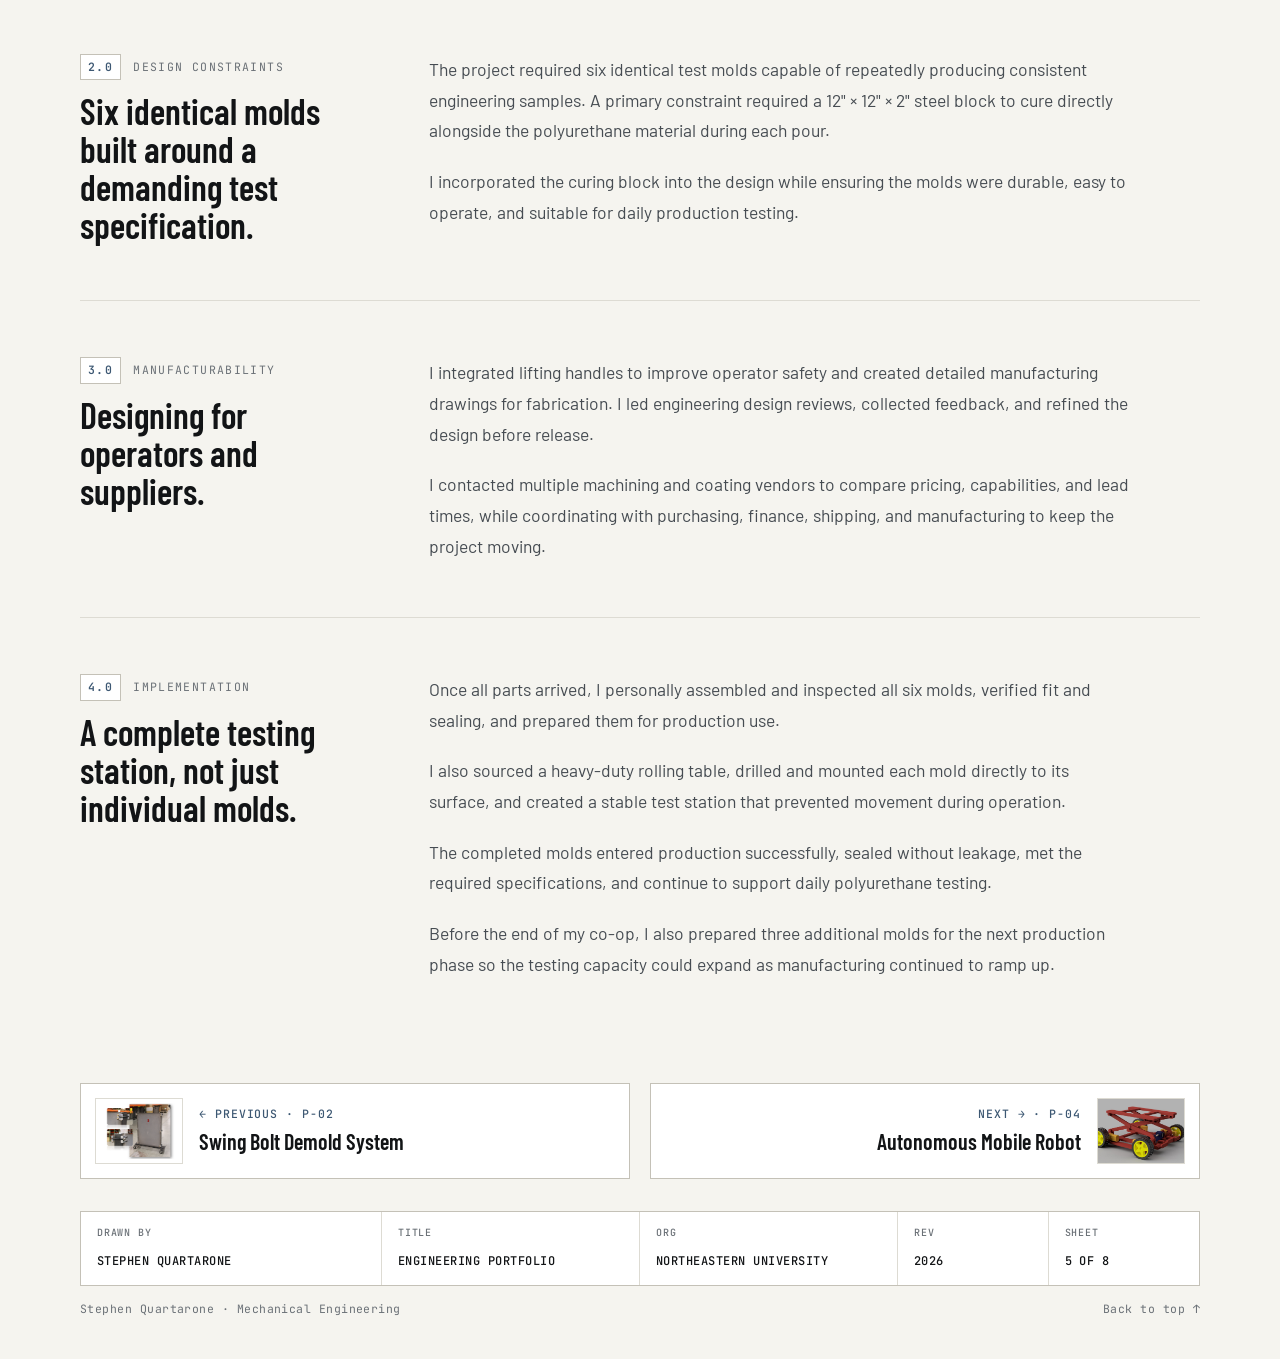
<file: test-molds.html>
<!DOCTYPE html>
<html lang="en">
<head>
<!-- Google tag (gtag.js) -->
<script async src="https://www.googletagmanager.com/gtag/js?id=G-5W7C1K97H4"></script>
<script>
  window.dataLayer = window.dataLayer || [];
  function gtag(){dataLayer.push(arguments);}
  gtag('js', new Date());
  gtag('config', 'G-5W7C1K97H4');
</script>
<meta charset="utf-8">
<meta name="viewport" content="width=device-width,initial-scale=1">
<title>Polyurethane Test Molds - Stephen Quartarone</title>
<meta name="description" content="A six-mold production testing system developed from initial concept through vendor coordination, assembly, and daily implementation.">
<meta name="theme-color" content="#f5f4ef">
<meta property="og:type" content="article">
<meta property="og:title" content="Polyurethane Test Molds - Stephen Quartarone">
<meta property="og:description" content="A six-mold production testing system developed from initial concept through vendor coordination, assembly, and daily implementation.">
<meta property="og:url" content="https://stephenquartarone.com/test-molds.html">
<meta property="og:image" content="https://stephenquartarone.com/test-thumb-redacted.png">
<link rel="icon" href="favicon.svg" type="image/svg+xml">
<link rel="preconnect" href="https://fonts.googleapis.com">
<link rel="preconnect" href="https://fonts.gstatic.com" crossorigin>
<link href="https://fonts.googleapis.com/css2?family=Barlow+Condensed:wght@500;600;700&family=Barlow:wght@400;500;600&family=JetBrains+Mono:wght@400;500;600&display=swap" rel="stylesheet">
<link rel="stylesheet" href="styles.css">
</head>
<body>
<a class="skip-link" href="#main">Skip to content</a>

<header class="site-header">
  <nav class="nav" aria-label="Primary">
    <a class="brand" href="index.html">
      <span class="brand-mark ticks">SQ</span>
      <span class="brand-text"><span class="brand-name">Stephen Quartarone</span><span class="brand-sub">Mechanical Engineering</span></span>
    </a>
    <button class="nav-toggle" type="button" aria-label="Menu" aria-expanded="false"><span></span></button>
    <div class="nav-links">
      <a href="index.html#projects">Projects</a>
      <a href="index.html#working-on">Working On</a>
      <a href="tldr.html">TLDR</a>
      <a href="index.html#about">About</a>
      <a href="index.html#contact">Contact</a>
      <a class="nav-cta" href="resume.pdf" target="_blank" rel="noopener">Résumé ↗</a>
    </div>
  </nav>
  <div class="progress" aria-hidden="true"></div>
</header>

<main id="main">
<div class="wrap">

<section class="case-hero">
  <div class="crumbs">
    <a class="back" href="index.html#projects"><span class="arrow">←</span> All projects</a>
    <span class="proj-no">PROJECT <b>P-03</b> / 06</span>
  </div>
  <p class="eyebrow">Product Development · Tooling Design · Project Management</p>
  <h1>Polyurethane Test Molds</h1>
  <p class="case-subtitle">A six-mold production testing system developed from initial concept through vendor coordination, assembly, and daily implementation.</p>
  <div class="tb">
    <div><span class="label">Organization</span><div class="tb-org"><img class="org-logo" src="logo-globe.jpg" alt=""><strong>Globe Composite Solutions</strong></div></div>
    <div><span class="label">Date</span><strong>Spring 2026</strong></div>
    <div><span class="label">Role</span><strong>Manufacturing Engineering Co-op</strong></div>
    <div><span class="label">Core Skills</span><strong>Tooling Design · Procurement · Project Management</strong></div>
  </div>
</section>

<div class="hero-fig reveal">
<figure class="fig">
  <div class="fig-plate"><img src="test-thumb-redacted.png" alt="Redacted assembly drawing of the polyurethane test mold"><span class="fig-zoom">Click to enlarge</span></div>
  <figcaption>Test mold assembly drawing with exploded and assembled views (proprietary details redacted).</figcaption>
</figure>
</div>

<section class="impact reveal" aria-label="Key results">
  <div><span class="label">Quantity</span><strong>6 molds</strong><span>Identical production test tools</span></div>
  <div><span class="label">Usage</span><strong>Daily use</strong><span>Ongoing material and process evaluation</span></div>
  <div><span class="label">Quality</span><strong>Leak-free</strong><span>Verified fit and sealing</span></div>
</section>

<section class="story">
  <div class="story-head reveal"><p class="kicker">Project Need</p><h2>A repeatable platform for material development.</h2></div>
  <div class="story-copy reveal">
<p>As Globe Composite Solutions expanded its polyurethane product line, the engineering team needed test molds to evaluate new material formulations and process changes before committing to full-scale production tooling.</p>
<p>I was responsible for developing the complete testing system, from initial design through manufacturing, procurement, assembly, and implementation.</p>
  </div>
</section>

<section class="story">
  <div class="story-head reveal"><p class="kicker">Design Constraints</p><h2>Six identical molds built around a demanding test specification.</h2></div>
  <div class="story-copy reveal">
<p>The project required six identical test molds capable of repeatedly producing consistent engineering samples. A primary constraint required a 12" × 12" × 2" steel block to cure directly alongside the polyurethane material during each pour.</p>
<p>I incorporated the curing block into the design while ensuring the molds were durable, easy to operate, and suitable for daily production testing.</p>
  </div>
</section>

<section class="story">
  <div class="story-head reveal"><p class="kicker">Manufacturability</p><h2>Designing for operators and suppliers.</h2></div>
  <div class="story-copy reveal">
<p>I integrated lifting handles to improve operator safety and created detailed manufacturing drawings for fabrication. I led engineering design reviews, collected feedback, and refined the design before release.</p>
<p>I contacted multiple machining and coating vendors to compare pricing, capabilities, and lead times, while coordinating with purchasing, finance, shipping, and manufacturing to keep the project moving.</p>
  </div>
</section>

<section class="story">
  <div class="story-head reveal"><p class="kicker">Implementation</p><h2>A complete testing station, not just individual molds.</h2></div>
  <div class="story-copy reveal">
<p>Once all parts arrived, I personally assembled and inspected all six molds, verified fit and sealing, and prepared them for production use.</p>
<p>I also sourced a heavy-duty rolling table, drilled and mounted each mold directly to its surface, and created a stable test station that prevented movement during operation.</p>
<p>The completed molds entered production successfully, sealed without leakage, met the required specifications, and continue to support daily polyurethane testing.</p>
<p>Before the end of my co-op, I also prepared three additional molds for the next production phase so the testing capacity could expand as manufacturing continued to ramp up.</p>
  </div>
</section>

<nav class="pager" aria-label="More projects">
  <a class="prev ticks" href="swing-bolt.html">
    <span class="thumb"><img src="swing-thumb.png" alt="" loading="lazy"></span>
    <span><span class="label dir">← Previous · P-02</span><strong>Swing Bolt Demold System</strong></span>
  </a>
  <a class="next ticks" href="warehouse-robot.html">
    <span class="thumb photo"><img src="robot-thumb.jpg" alt="" loading="lazy"></span>
    <span><span class="label dir">Next → · P-04</span><strong>Autonomous Mobile Robot</strong></span>
  </a>
</nav>

</div>
</main>

<footer class="site-footer">
  <div class="wrap">
    <div class="title-block">
      <div><span class="label">Drawn by</span><strong>Stephen Quartarone</strong></div>
      <div><span class="label">Title</span><strong>Engineering Portfolio</strong></div>
      <div><span class="label">Org</span><strong>Northeastern University</strong></div>
      <div><span class="label">Rev</span><strong>2026</strong></div>
      <div><span class="label">Sheet</span><strong>5 of 8</strong></div>
    </div>
    <div class="footer-note"><span>Stephen Quartarone · Mechanical Engineering</span><a href="#main">Back to top ↑</a></div>
  </div>
</footer>

<div class="coords" aria-hidden="true"><span>X <b data-x>0000</b></span><span>Y <b data-y>0000</b></span></div>
<script src="site.js"></script>
</body>
</html>
</file>
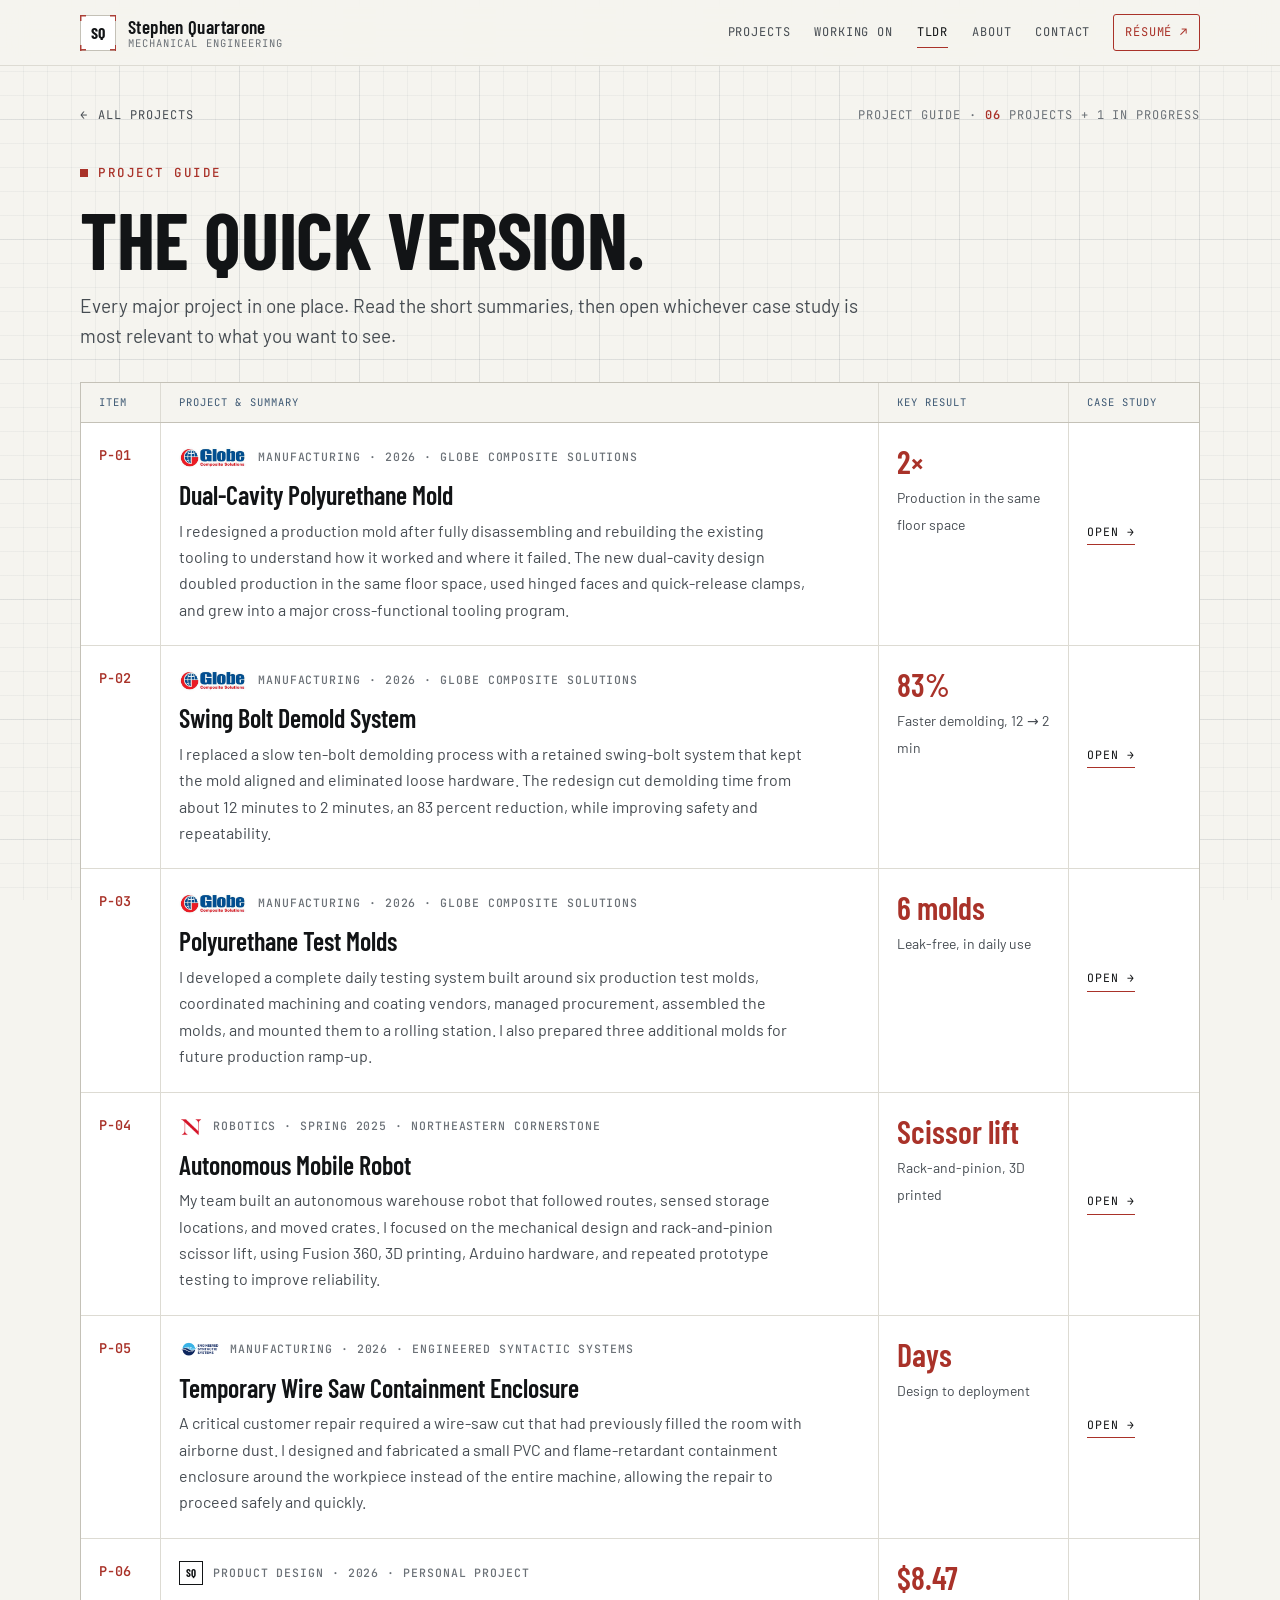
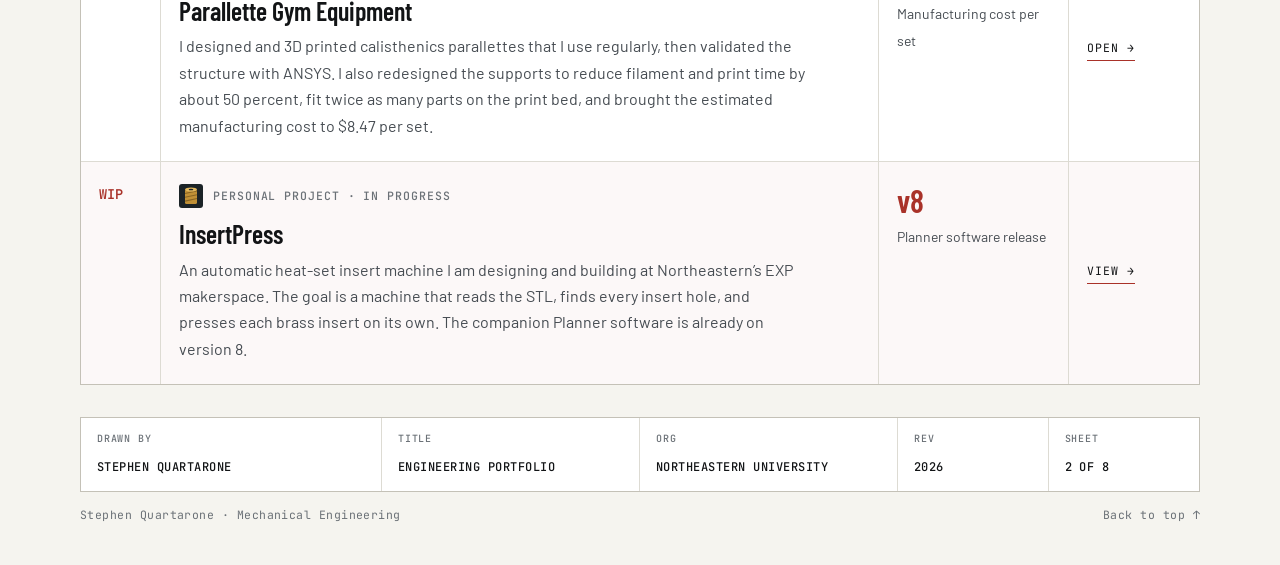
<file: tldr.html>
<!DOCTYPE html>
<html lang="en">
<head>
<!-- Google tag (gtag.js) -->
<script async src="https://www.googletagmanager.com/gtag/js?id=G-5W7C1K97H4"></script>
<script>
  window.dataLayer = window.dataLayer || [];
  function gtag(){dataLayer.push(arguments);}
  gtag('js', new Date());
  gtag('config', 'G-5W7C1K97H4');
</script>
<meta charset="utf-8">
<meta name="viewport" content="width=device-width,initial-scale=1">
<title>TLDR Project Guide - Stephen Quartarone</title>
<meta name="description" content="Every major engineering project by Stephen Quartarone in one place, with short summaries and key results.">
<meta name="theme-color" content="#f5f4ef">
<meta property="og:type" content="website">
<meta property="og:title" content="TLDR Project Guide - Stephen Quartarone">
<meta property="og:description" content="Every major project in one place. Short summaries, key results, and links to each case study.">
<meta property="og:url" content="https://stephenquartarone.com/tldr.html">
<meta property="og:image" content="https://stephenquartarone.com/dual-thumb.jpg">
<link rel="icon" href="favicon.svg" type="image/svg+xml">
<link rel="preconnect" href="https://fonts.googleapis.com">
<link rel="preconnect" href="https://fonts.gstatic.com" crossorigin>
<link href="https://fonts.googleapis.com/css2?family=Barlow+Condensed:wght@500;600;700&family=Barlow:wght@400;500;600&family=JetBrains+Mono:wght@400;500;600&display=swap" rel="stylesheet">
<link rel="stylesheet" href="styles.css">
</head>
<body>
<a class="skip-link" href="#main">Skip to content</a>

<header class="site-header">
  <nav class="nav" aria-label="Primary">
    <a class="brand" href="index.html">
      <span class="brand-mark ticks">SQ</span>
      <span class="brand-text"><span class="brand-name">Stephen Quartarone</span><span class="brand-sub">Mechanical Engineering</span></span>
    </a>
    <button class="nav-toggle" type="button" aria-label="Menu" aria-expanded="false"><span></span></button>
    <div class="nav-links">
      <a href="index.html#projects">Projects</a>
      <a href="index.html#working-on">Working On</a>
      <a href="tldr.html" aria-current="page">TLDR</a>
      <a href="index.html#about">About</a>
      <a href="index.html#contact">Contact</a>
      <a class="nav-cta" href="resume.pdf" target="_blank" rel="noopener">Résumé ↗</a>
    </div>
  </nav>
  <div class="progress" aria-hidden="true"></div>
</header>

<main id="main">
<div class="wrap">

<section class="case-hero">
  <div class="crumbs">
    <a class="back" href="index.html#projects"><span class="arrow">←</span> All projects</a>
    <span class="proj-no">PROJECT GUIDE · <b>06</b> PROJECTS + 1 IN PROGRESS</span>
  </div>
  <p class="eyebrow">Project Guide</p>
  <h1>The quick version.</h1>
  <p class="case-subtitle">Every major project in one place. Read the short summaries, then open whichever case study is most relevant to what you want to see.</p>
</section>

<section class="bom reveal" aria-label="Project summaries">
  <div class="bom-head" aria-hidden="true">
    <div>Item</div><div>Project &amp; summary</div><div>Key result</div><div>Case study</div>
  </div>

  <article class="bom-row">
    <div class="bom-item">P-01</div>
    <div>
      <div class="org"><img class="org-logo" src="logo-globe.jpg" alt="Globe Composite Solutions"><span class="label">Manufacturing · 2026 · Globe Composite Solutions</span></div>
      <h2><a href="dual-cavity.html">Dual-Cavity Polyurethane Mold</a></h2>
      <p>I redesigned a production mold after fully disassembling and rebuilding the existing tooling to understand how it worked and where it failed. The new dual-cavity design doubled production in the same floor space, used hinged faces and quick-release clamps, and grew into a major cross-functional tooling program.</p>
    </div>
    <div class="bom-result"><strong>2×</strong><span>Production in the same floor space</span></div>
    <div class="bom-link"><a href="dual-cavity.html">Open <span aria-hidden="true">→</span></a></div>
  </article>

  <article class="bom-row">
    <div class="bom-item">P-02</div>
    <div>
      <div class="org"><img class="org-logo" src="logo-globe.jpg" alt="Globe Composite Solutions"><span class="label">Manufacturing · 2026 · Globe Composite Solutions</span></div>
      <h2><a href="swing-bolt.html">Swing Bolt Demold System</a></h2>
      <p>I replaced a slow ten-bolt demolding process with a retained swing-bolt system that kept the mold aligned and eliminated loose hardware. The redesign cut demolding time from about 12 minutes to 2 minutes, an 83 percent reduction, while improving safety and repeatability.</p>
    </div>
    <div class="bom-result"><strong>83%</strong><span>Faster demolding, 12 → 2 min</span></div>
    <div class="bom-link"><a href="swing-bolt.html">Open <span aria-hidden="true">→</span></a></div>
  </article>

  <article class="bom-row">
    <div class="bom-item">P-03</div>
    <div>
      <div class="org"><img class="org-logo" src="logo-globe.jpg" alt="Globe Composite Solutions"><span class="label">Manufacturing · 2026 · Globe Composite Solutions</span></div>
      <h2><a href="test-molds.html">Polyurethane Test Molds</a></h2>
      <p>I developed a complete daily testing system built around six production test molds, coordinated machining and coating vendors, managed procurement, assembled the molds, and mounted them to a rolling station. I also prepared three additional molds for future production ramp-up.</p>
    </div>
    <div class="bom-result"><strong>6 molds</strong><span>Leak-free, in daily use</span></div>
    <div class="bom-link"><a href="test-molds.html">Open <span aria-hidden="true">→</span></a></div>
  </article>

  <article class="bom-row">
    <div class="bom-item">P-04</div>
    <div>
      <div class="org"><img class="org-logo" src="logo-northeastern.png" alt="Northeastern University"><span class="label">Robotics · Spring 2025 · Northeastern Cornerstone</span></div>
      <h2><a href="warehouse-robot.html">Autonomous Mobile Robot</a></h2>
      <p>My team built an autonomous warehouse robot that followed routes, sensed storage locations, and moved crates. I focused on the mechanical design and rack-and-pinion scissor lift, using Fusion 360, 3D printing, Arduino hardware, and repeated prototype testing to improve reliability.</p>
    </div>
    <div class="bom-result"><strong>Scissor lift</strong><span>Rack-and-pinion, 3D printed</span></div>
    <div class="bom-link"><a href="warehouse-robot.html">Open <span aria-hidden="true">→</span></a></div>
  </article>

  <article class="bom-row">
    <div class="bom-item">P-05</div>
    <div>
      <div class="org"><img class="org-logo" src="logo-ess.png" alt="Engineered Syntactic Systems"><span class="label">Manufacturing · 2026 · Engineered Syntactic Systems</span></div>
      <h2><a href="wire-saw.html">Temporary Wire Saw Containment Enclosure</a></h2>
      <p>A critical customer repair required a wire-saw cut that had previously filled the room with airborne dust. I designed and fabricated a small PVC and flame-retardant containment enclosure around the workpiece instead of the entire machine, allowing the repair to proceed safely and quickly.</p>
    </div>
    <div class="bom-result"><strong>Days</strong><span>Design to deployment</span></div>
    <div class="bom-link"><a href="wire-saw.html">Open <span aria-hidden="true">→</span></a></div>
  </article>

  <article class="bom-row">
    <div class="bom-item">P-06</div>
    <div>
      <div class="org"><span class="mark" aria-hidden="true">SQ</span><span class="label">Product Design · 2026 · Personal Project</span></div>
      <h2><a href="parallettes.html">Parallette Gym Equipment</a></h2>
      <p>I designed and 3D printed calisthenics parallettes that I use regularly, then validated the structure with ANSYS. I also redesigned the supports to reduce filament and print time by about 50 percent, fit twice as many parts on the print bed, and brought the estimated manufacturing cost to $8.47 per set.</p>
    </div>
    <div class="bom-result"><strong>$8.47</strong><span>Manufacturing cost per set</span></div>
    <div class="bom-link"><a href="parallettes.html">Open <span aria-hidden="true">→</span></a></div>
  </article>

  <article class="bom-row bom-row--wip">
    <div class="bom-item">WIP</div>
    <div>
      <div class="org"><img class="org-logo" src="logo-insertpress.svg" alt=""><span class="label">Personal project · In progress</span></div>
      <h2><a href="index.html#working-on">InsertPress</a></h2>
      <p>An automatic heat-set insert machine I am designing and building at Northeastern’s EXP makerspace. The goal is a machine that reads the STL, finds every insert hole, and presses each brass insert on its own. The companion Planner software is already on version 8.</p>
    </div>
    <div class="bom-result"><strong>v8</strong><span>Planner software release</span></div>
    <div class="bom-link"><a href="index.html#working-on">View <span aria-hidden="true">→</span></a></div>
  </article>
</section>

</div>
</main>

<footer class="site-footer">
  <div class="wrap">
    <div class="title-block">
      <div><span class="label">Drawn by</span><strong>Stephen Quartarone</strong></div>
      <div><span class="label">Title</span><strong>Engineering Portfolio</strong></div>
      <div><span class="label">Org</span><strong>Northeastern University</strong></div>
      <div><span class="label">Rev</span><strong>2026</strong></div>
      <div><span class="label">Sheet</span><strong>2 of 8</strong></div>
    </div>
    <div class="footer-note"><span>Stephen Quartarone · Mechanical Engineering</span><a href="#main">Back to top ↑</a></div>
  </div>
</footer>

<div class="coords" aria-hidden="true"><span>X <b data-x>0000</b></span><span>Y <b data-y>0000</b></span></div>
<script src="site.js"></script>
</body>
</html>
</file>
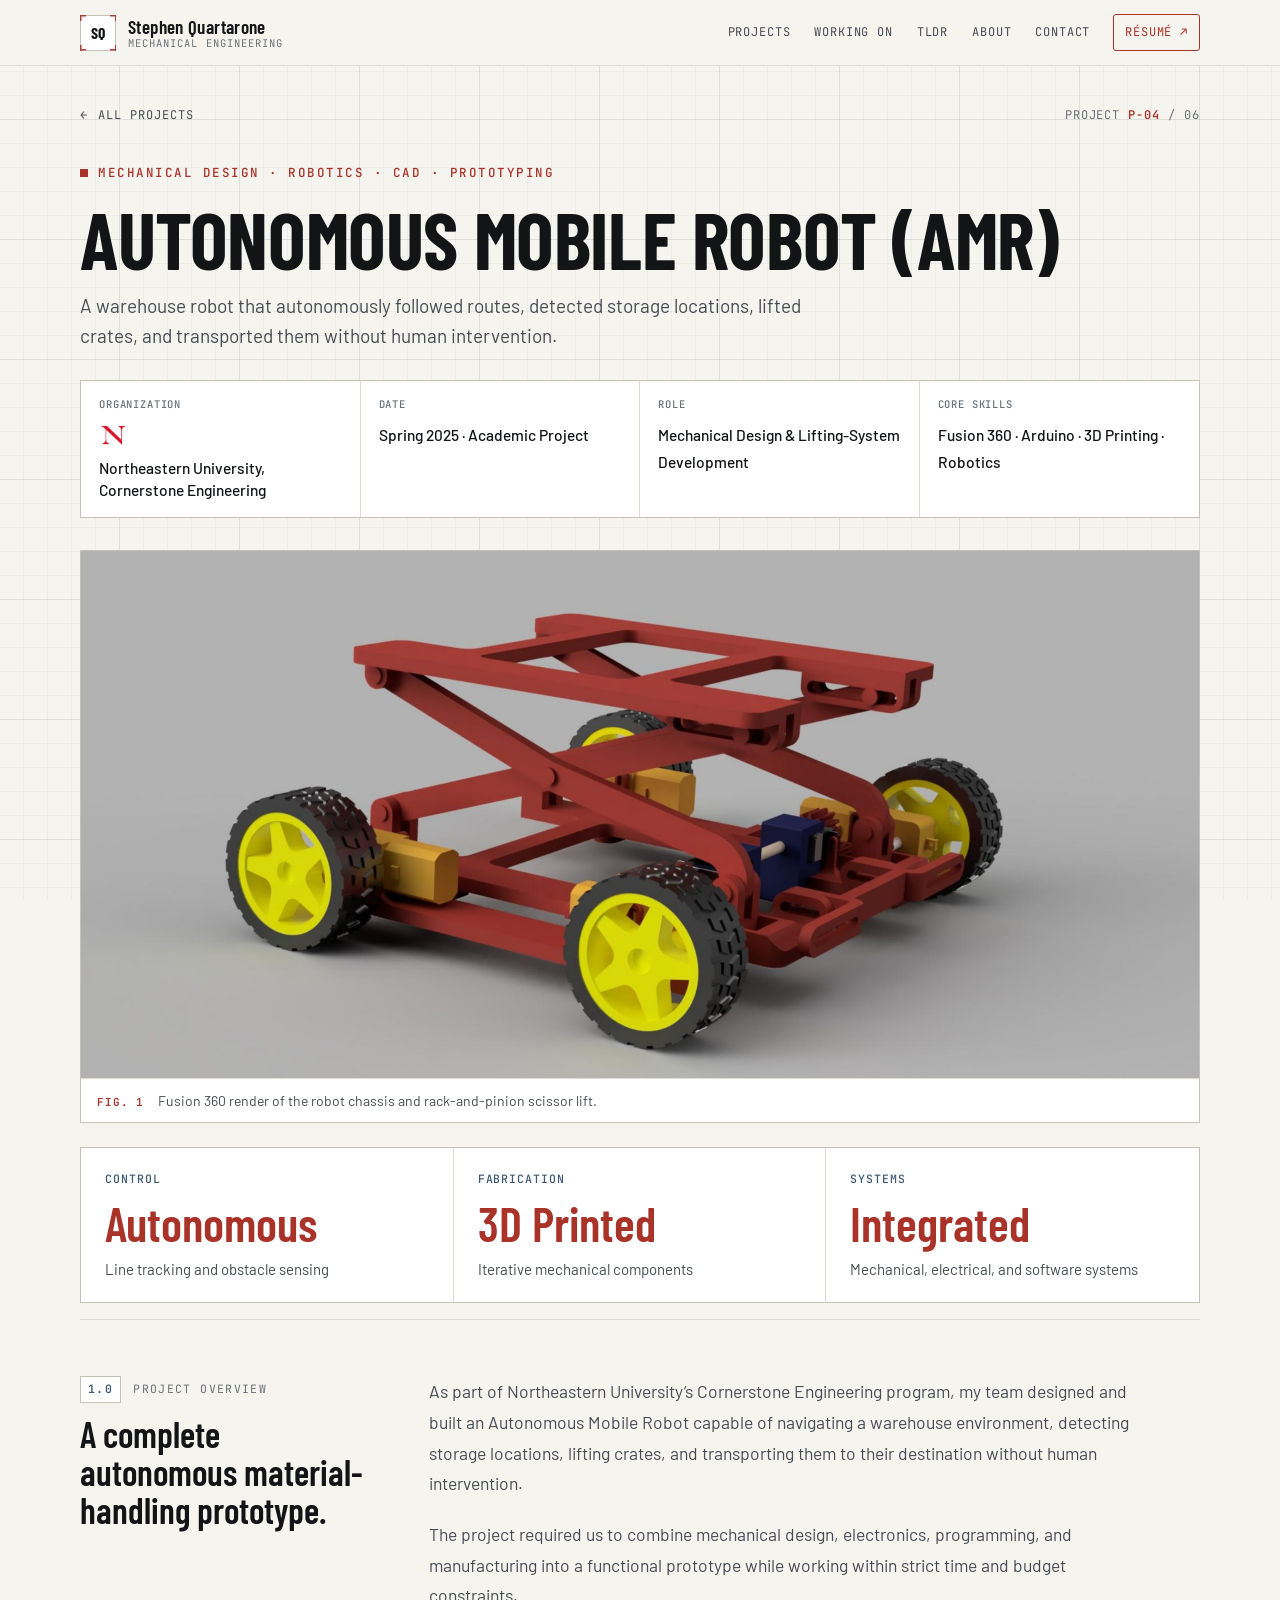
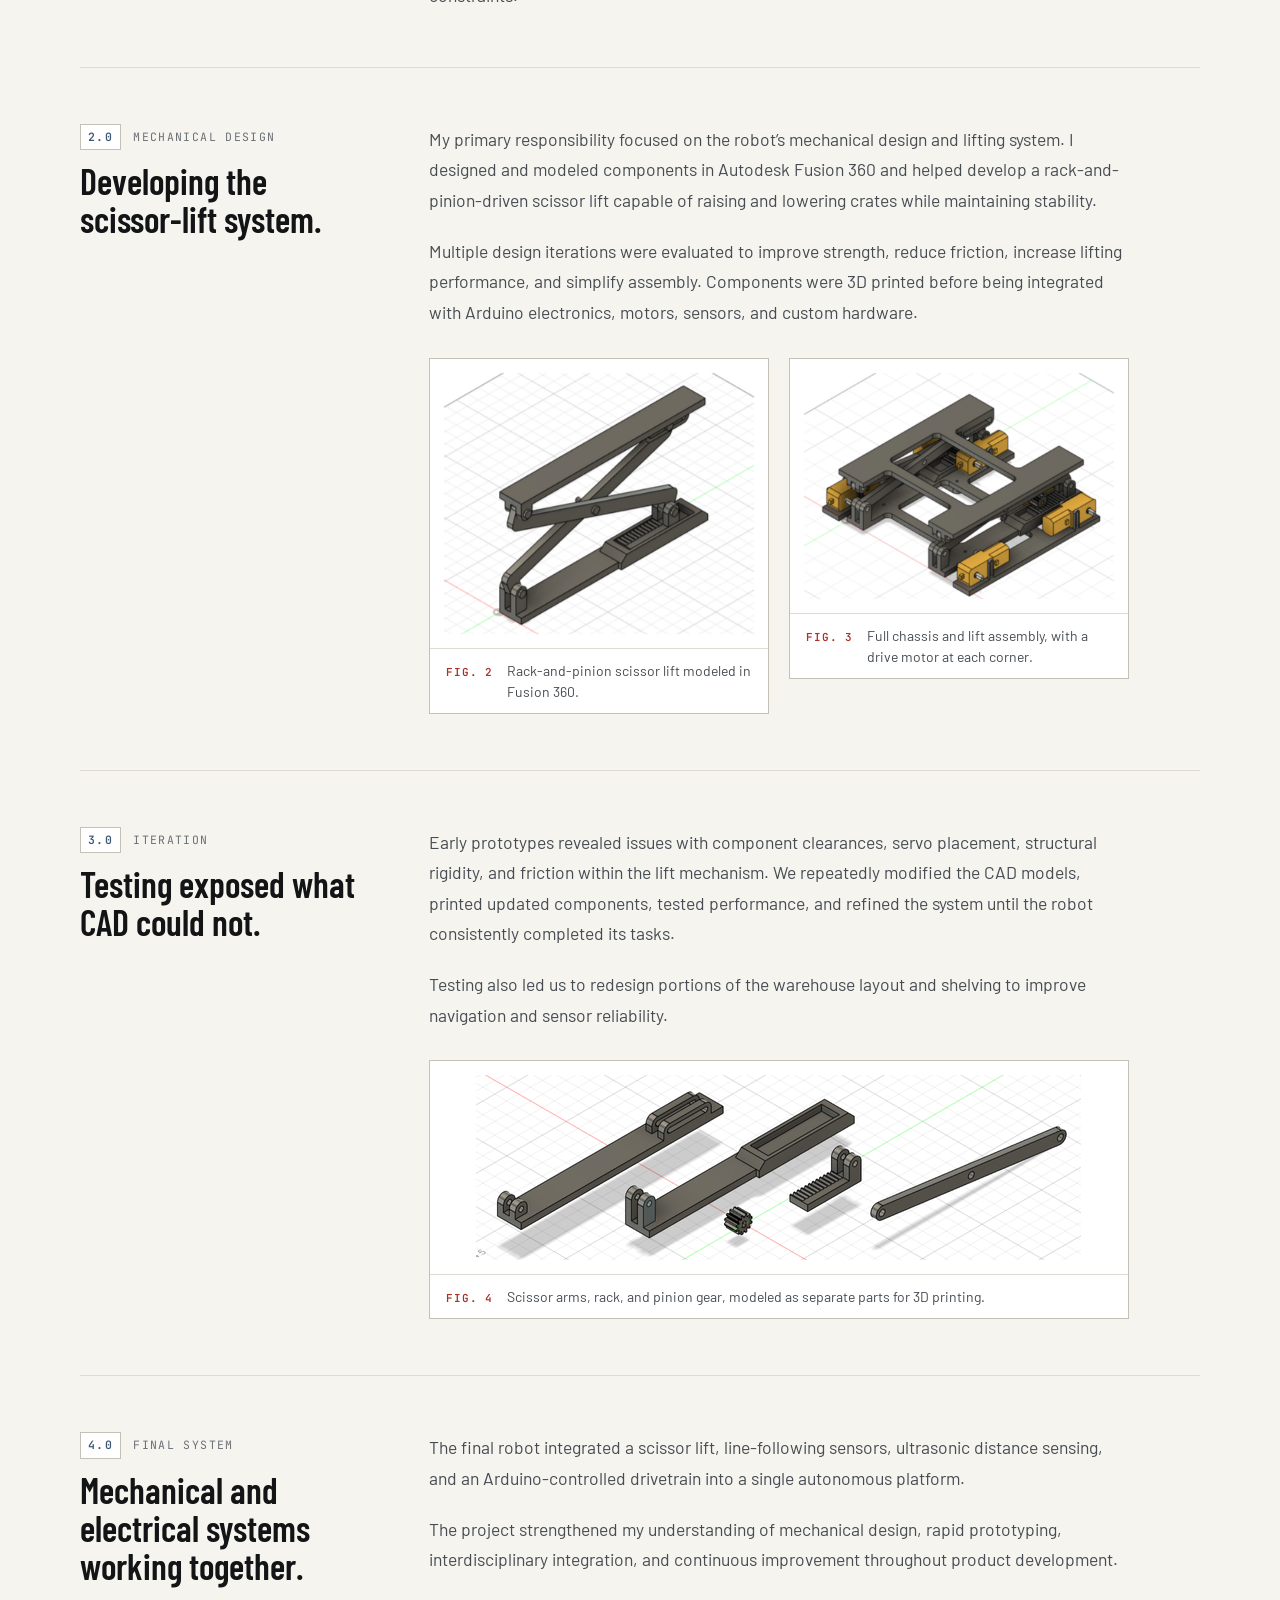
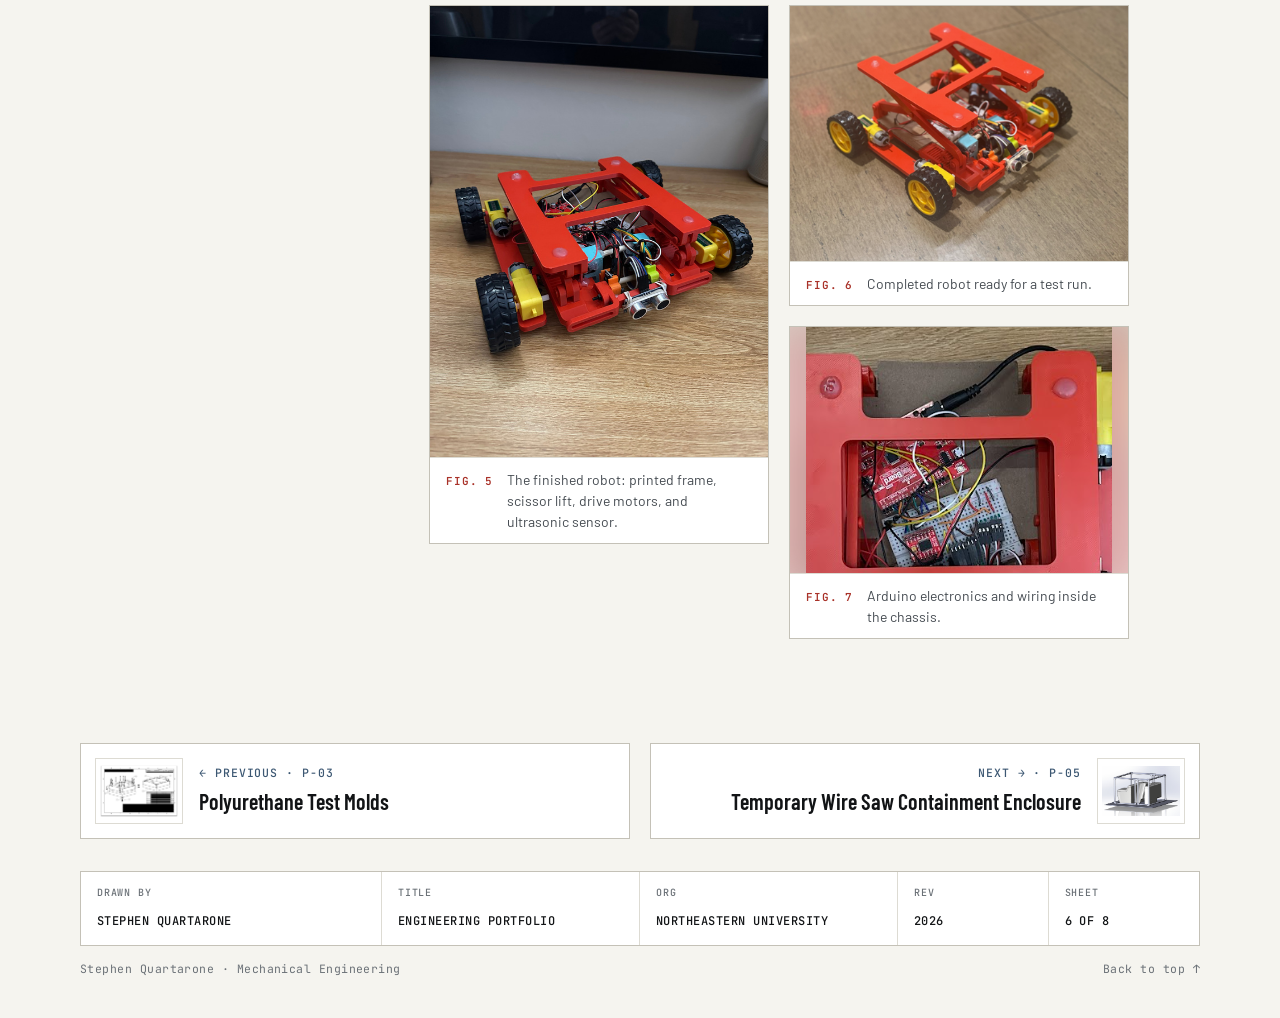
<file: warehouse-robot.html>
<!DOCTYPE html>
<html lang="en">
<head>
<!-- Google tag (gtag.js) -->
<script async src="https://www.googletagmanager.com/gtag/js?id=G-5W7C1K97H4"></script>
<script>
  window.dataLayer = window.dataLayer || [];
  function gtag(){dataLayer.push(arguments);}
  gtag('js', new Date());
  gtag('config', 'G-5W7C1K97H4');
</script>
<meta charset="utf-8">
<meta name="viewport" content="width=device-width,initial-scale=1">
<title>Autonomous Mobile Robot (AMR) - Stephen Quartarone</title>
<meta name="description" content="A warehouse robot that autonomously followed routes, detected storage locations, lifted crates, and transported them without human intervention.">
<meta name="theme-color" content="#f5f4ef">
<meta property="og:type" content="article">
<meta property="og:title" content="Autonomous Mobile Robot (AMR) - Stephen Quartarone">
<meta property="og:description" content="A warehouse robot that autonomously followed routes, detected storage locations, lifted crates, and transported them without human intervention.">
<meta property="og:url" content="https://stephenquartarone.com/warehouse-robot.html">
<meta property="og:image" content="https://stephenquartarone.com/robot-thumb.jpg">
<link rel="icon" href="favicon.svg" type="image/svg+xml">
<link rel="preconnect" href="https://fonts.googleapis.com">
<link rel="preconnect" href="https://fonts.gstatic.com" crossorigin>
<link href="https://fonts.googleapis.com/css2?family=Barlow+Condensed:wght@500;600;700&family=Barlow:wght@400;500;600&family=JetBrains+Mono:wght@400;500;600&display=swap" rel="stylesheet">
<link rel="stylesheet" href="styles.css">
</head>
<body>
<a class="skip-link" href="#main">Skip to content</a>

<header class="site-header">
  <nav class="nav" aria-label="Primary">
    <a class="brand" href="index.html">
      <span class="brand-mark ticks">SQ</span>
      <span class="brand-text"><span class="brand-name">Stephen Quartarone</span><span class="brand-sub">Mechanical Engineering</span></span>
    </a>
    <button class="nav-toggle" type="button" aria-label="Menu" aria-expanded="false"><span></span></button>
    <div class="nav-links">
      <a href="index.html#projects">Projects</a>
      <a href="index.html#working-on">Working On</a>
      <a href="tldr.html">TLDR</a>
      <a href="index.html#about">About</a>
      <a href="index.html#contact">Contact</a>
      <a class="nav-cta" href="resume.pdf" target="_blank" rel="noopener">Résumé ↗</a>
    </div>
  </nav>
  <div class="progress" aria-hidden="true"></div>
</header>

<main id="main">
<div class="wrap">

<section class="case-hero">
  <div class="crumbs">
    <a class="back" href="index.html#projects"><span class="arrow">←</span> All projects</a>
    <span class="proj-no">PROJECT <b>P-04</b> / 06</span>
  </div>
  <p class="eyebrow">Mechanical Design · Robotics · CAD · Prototyping</p>
  <h1>Autonomous Mobile Robot (AMR)</h1>
  <p class="case-subtitle">A warehouse robot that autonomously followed routes, detected storage locations, lifted crates, and transported them without human intervention.</p>
  <div class="tb">
    <div><span class="label">Organization</span><div class="tb-org"><img class="org-logo" src="logo-northeastern.png" alt=""><strong>Northeastern University, Cornerstone Engineering</strong></div></div>
    <div><span class="label">Date</span><strong>Spring 2025 · Academic Project</strong></div>
    <div><span class="label">Role</span><strong>Mechanical Design &amp; Lifting-System Development</strong></div>
    <div><span class="label">Core Skills</span><strong>Fusion 360 · Arduino · 3D Printing · Robotics</strong></div>
  </div>
</section>

<div class="hero-fig reveal">
<figure class="fig photo">
  <div class="fig-plate"><img src="robot-thumb.jpg" alt="Render of the autonomous mobile robot with its scissor lift"><span class="fig-zoom">Click to enlarge</span></div>
  <figcaption>Fusion 360 render of the robot chassis and rack-and-pinion scissor lift.</figcaption>
</figure>
</div>

<section class="impact reveal" aria-label="Key results">
  <div><span class="label">Control</span><strong>Autonomous</strong><span>Line tracking and obstacle sensing</span></div>
  <div><span class="label">Fabrication</span><strong>3D Printed</strong><span>Iterative mechanical components</span></div>
  <div><span class="label">Systems</span><strong>Integrated</strong><span>Mechanical, electrical, and software systems</span></div>
</section>

<section class="story">
  <div class="story-head reveal"><p class="kicker">Project Overview</p><h2>A complete autonomous material-handling prototype.</h2></div>
  <div class="story-copy reveal">
<p>As part of Northeastern University’s Cornerstone Engineering program, my team designed and built an Autonomous Mobile Robot capable of navigating a warehouse environment, detecting storage locations, lifting crates, and transporting them to their destination without human intervention.</p>
<p>The project required us to combine mechanical design, electronics, programming, and manufacturing into a functional prototype while working within strict time and budget constraints.</p>
  </div>
</section>

<section class="story">
  <div class="story-head reveal"><p class="kicker">Mechanical Design</p><h2>Developing the scissor-lift system.</h2></div>
  <div class="story-copy reveal">
<p>My primary responsibility focused on the robot’s mechanical design and lifting system. I designed and modeled components in Autodesk Fusion 360 and helped develop a rack-and-pinion-driven scissor lift capable of raising and lowering crates while maintaining stability.</p>
<p>Multiple design iterations were evaluated to improve strength, reduce friction, increase lifting performance, and simplify assembly. Components were 3D printed before being integrated with Arduino electronics, motors, sensors, and custom hardware.</p>
<div class="gallery">
<figure class="fig">
  <div class="fig-plate"><img src="robot-lift-cad.png" alt="Fusion 360 model of the rack-and-pinion scissor lift" loading="lazy"><span class="fig-zoom">Click to enlarge</span></div>
  <figcaption>Rack-and-pinion scissor lift modeled in Fusion 360.</figcaption>
</figure>
<figure class="fig">
  <div class="fig-plate"><img src="robot-chassis-cad.png" alt="Fusion 360 model of the full chassis and lift assembly" loading="lazy"><span class="fig-zoom">Click to enlarge</span></div>
  <figcaption>Full chassis and lift assembly, with a drive motor at each corner.</figcaption>
</figure>
</div>
  </div>
</section>

<section class="story">
  <div class="story-head reveal"><p class="kicker">Iteration</p><h2>Testing exposed what CAD could not.</h2></div>
  <div class="story-copy reveal">
<p>Early prototypes revealed issues with component clearances, servo placement, structural rigidity, and friction within the lift mechanism. We repeatedly modified the CAD models, printed updated components, tested performance, and refined the system until the robot consistently completed its tasks.</p>
<p>Testing also led us to redesign portions of the warehouse layout and shelving to improve navigation and sensor reliability.</p>
<div class="gallery single">
<figure class="fig">
  <div class="fig-plate"><img src="robot-lift-parts.png" alt="Scissor arms, rack, and pinion gear modeled as separate parts" loading="lazy"><span class="fig-zoom">Click to enlarge</span></div>
  <figcaption>Scissor arms, rack, and pinion gear, modeled as separate parts for 3D printing.</figcaption>
</figure>
</div>
  </div>
</section>

<section class="story">
  <div class="story-head reveal"><p class="kicker">Final System</p><h2>Mechanical and electrical systems working together.</h2></div>
  <div class="story-copy reveal">
<p>The final robot integrated a scissor lift, line-following sensors, ultrasonic distance sensing, and an Arduino-controlled drivetrain into a single autonomous platform.</p>
<p>The project strengthened my understanding of mechanical design, rapid prototyping, interdisciplinary integration, and continuous improvement throughout product development.</p>
<div class="gallery">
<figure class="fig photo tall">
  <div class="fig-plate"><img src="robot-built.jpg" alt="The finished autonomous mobile robot with its red 3D-printed frame and scissor lift" loading="lazy"><span class="fig-zoom">Click to enlarge</span></div>
  <figcaption>The finished robot: printed frame, scissor lift, drive motors, and ultrasonic sensor.</figcaption>
</figure>
<figure class="fig photo">
  <div class="fig-plate"><img src="robot-floor.png" alt="The completed robot on the floor before a test run" loading="lazy"><span class="fig-zoom">Click to enlarge</span></div>
  <figcaption>Completed robot ready for a test run.</figcaption>
</figure>
<figure class="fig photo">
  <div class="fig-plate"><img src="robot-electronics.png" alt="Arduino board and wiring inside the robot chassis" loading="lazy"><span class="fig-zoom">Click to enlarge</span></div>
  <figcaption>Arduino electronics and wiring inside the chassis.</figcaption>
</figure>
</div>
  </div>
</section>

<nav class="pager" aria-label="More projects">
  <a class="prev ticks" href="test-molds.html">
    <span class="thumb"><img src="test-thumb-redacted.png" alt="" loading="lazy"></span>
    <span><span class="label dir">← Previous · P-03</span><strong>Polyurethane Test Molds</strong></span>
  </a>
  <a class="next ticks" href="wire-saw.html">
    <span class="thumb"><img src="wire-thumb.jpg" alt="" loading="lazy"></span>
    <span><span class="label dir">Next → · P-05</span><strong>Temporary Wire Saw Containment Enclosure</strong></span>
  </a>
</nav>

</div>
</main>

<footer class="site-footer">
  <div class="wrap">
    <div class="title-block">
      <div><span class="label">Drawn by</span><strong>Stephen Quartarone</strong></div>
      <div><span class="label">Title</span><strong>Engineering Portfolio</strong></div>
      <div><span class="label">Org</span><strong>Northeastern University</strong></div>
      <div><span class="label">Rev</span><strong>2026</strong></div>
      <div><span class="label">Sheet</span><strong>6 of 8</strong></div>
    </div>
    <div class="footer-note"><span>Stephen Quartarone · Mechanical Engineering</span><a href="#main">Back to top ↑</a></div>
  </div>
</footer>

<div class="coords" aria-hidden="true"><span>X <b data-x>0000</b></span><span>Y <b data-y>0000</b></span></div>
<script src="site.js"></script>
</body>
</html>
</file>
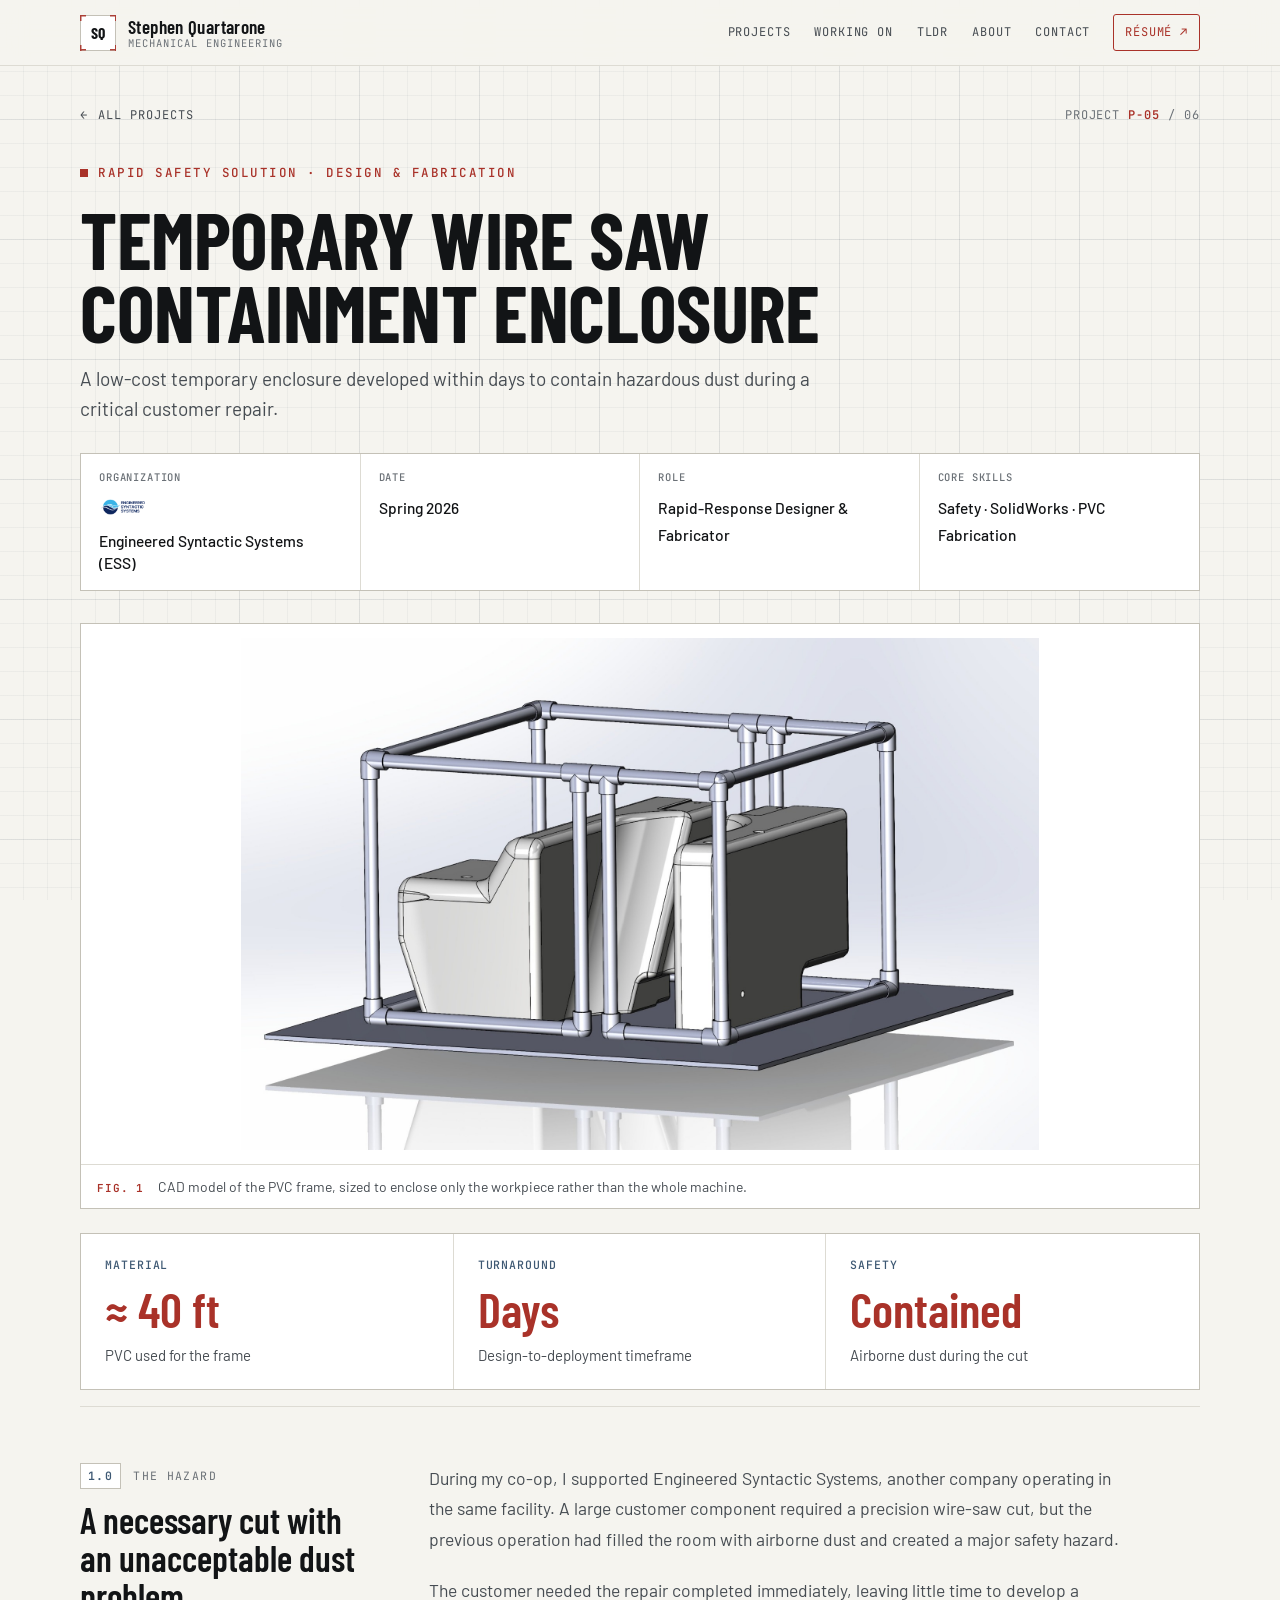
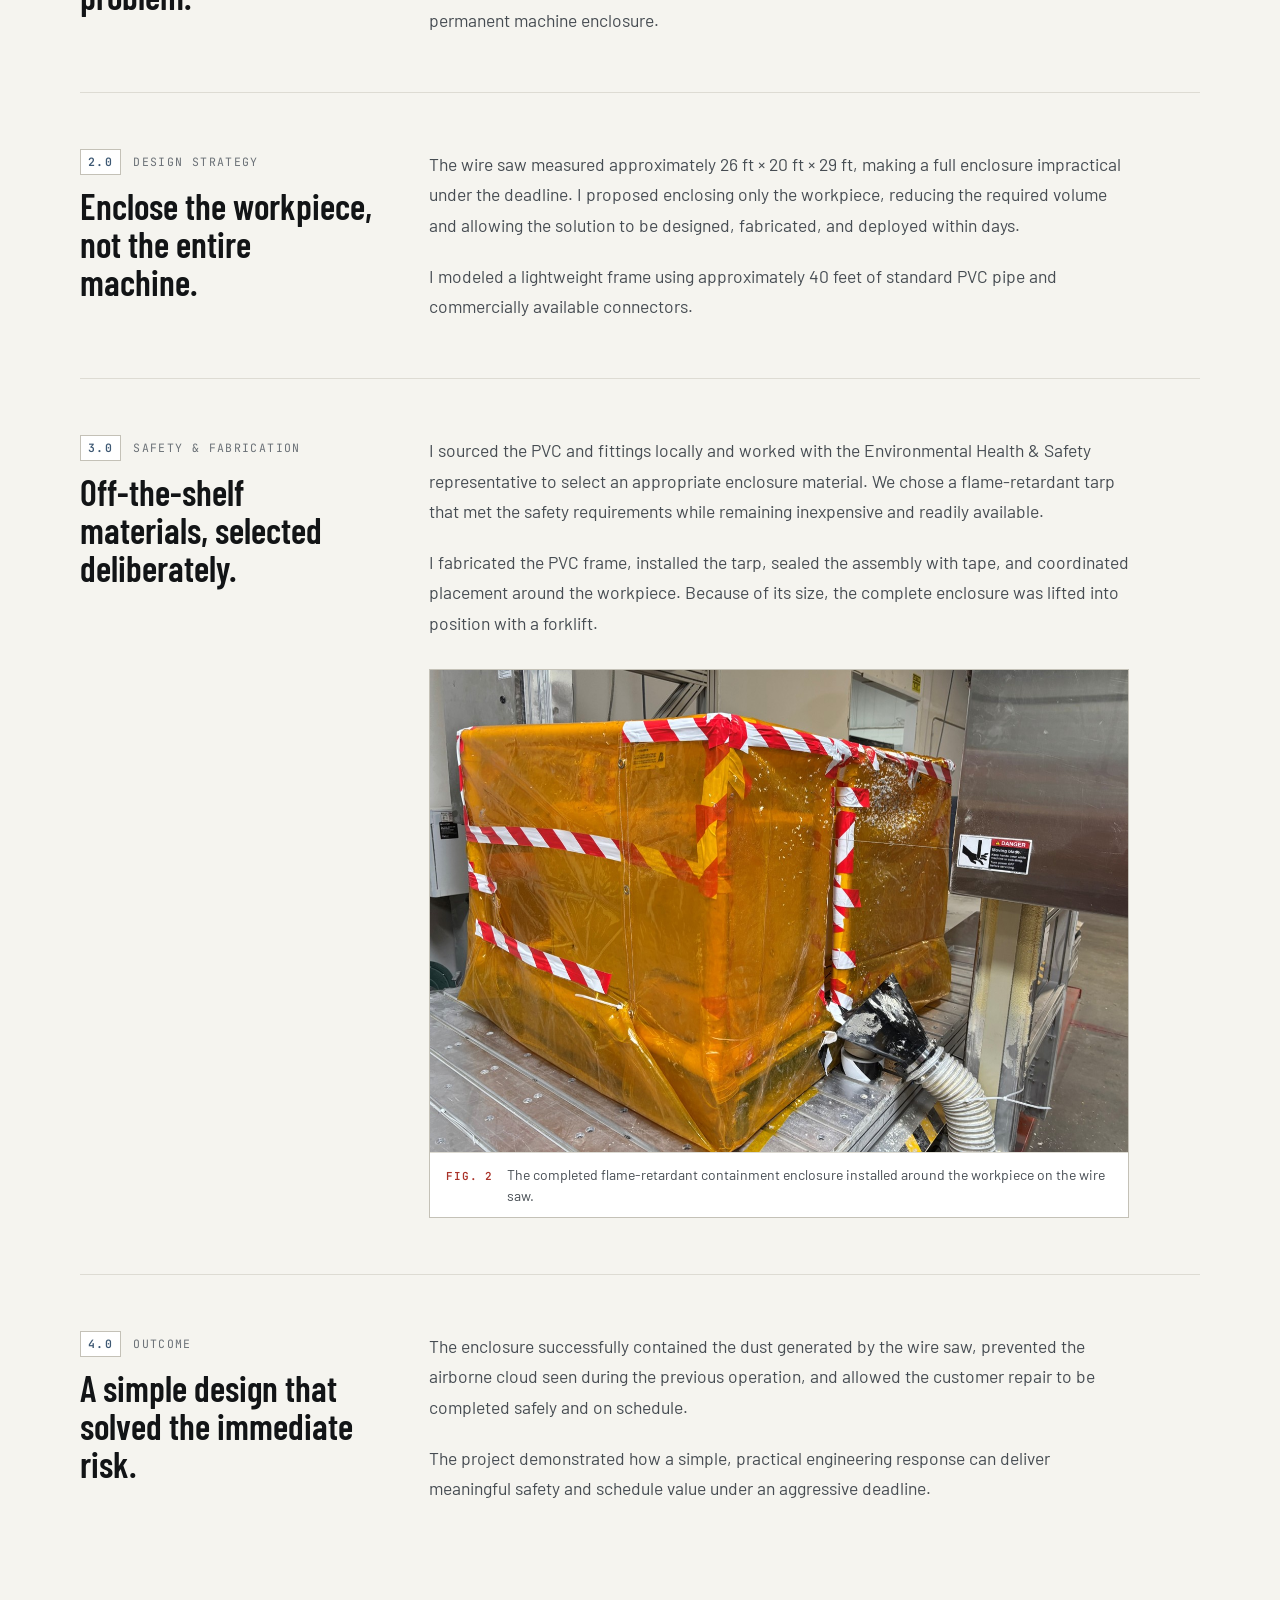
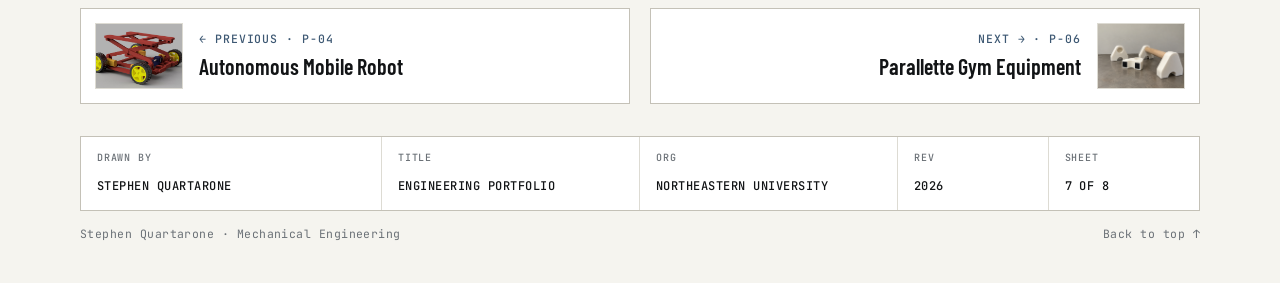
<file: wire-saw.html>
<!DOCTYPE html>
<html lang="en">
<head>
<!-- Google tag (gtag.js) -->
<script async src="https://www.googletagmanager.com/gtag/js?id=G-5W7C1K97H4"></script>
<script>
  window.dataLayer = window.dataLayer || [];
  function gtag(){dataLayer.push(arguments);}
  gtag('js', new Date());
  gtag('config', 'G-5W7C1K97H4');
</script>
<meta charset="utf-8">
<meta name="viewport" content="width=device-width,initial-scale=1">
<title>Temporary Wire Saw Containment Enclosure - Stephen Quartarone</title>
<meta name="description" content="A low-cost temporary enclosure developed within days to contain hazardous dust during a critical customer repair.">
<meta name="theme-color" content="#f5f4ef">
<meta property="og:type" content="article">
<meta property="og:title" content="Temporary Wire Saw Containment Enclosure - Stephen Quartarone">
<meta property="og:description" content="A low-cost temporary enclosure developed within days to contain hazardous dust during a critical customer repair.">
<meta property="og:url" content="https://stephenquartarone.com/wire-saw.html">
<meta property="og:image" content="https://stephenquartarone.com/wire-thumb.jpg">
<link rel="icon" href="favicon.svg" type="image/svg+xml">
<link rel="preconnect" href="https://fonts.googleapis.com">
<link rel="preconnect" href="https://fonts.gstatic.com" crossorigin>
<link href="https://fonts.googleapis.com/css2?family=Barlow+Condensed:wght@500;600;700&family=Barlow:wght@400;500;600&family=JetBrains+Mono:wght@400;500;600&display=swap" rel="stylesheet">
<link rel="stylesheet" href="styles.css">
</head>
<body>
<a class="skip-link" href="#main">Skip to content</a>

<header class="site-header">
  <nav class="nav" aria-label="Primary">
    <a class="brand" href="index.html">
      <span class="brand-mark ticks">SQ</span>
      <span class="brand-text"><span class="brand-name">Stephen Quartarone</span><span class="brand-sub">Mechanical Engineering</span></span>
    </a>
    <button class="nav-toggle" type="button" aria-label="Menu" aria-expanded="false"><span></span></button>
    <div class="nav-links">
      <a href="index.html#projects">Projects</a>
      <a href="index.html#working-on">Working On</a>
      <a href="tldr.html">TLDR</a>
      <a href="index.html#about">About</a>
      <a href="index.html#contact">Contact</a>
      <a class="nav-cta" href="resume.pdf" target="_blank" rel="noopener">Résumé ↗</a>
    </div>
  </nav>
  <div class="progress" aria-hidden="true"></div>
</header>

<main id="main">
<div class="wrap">

<section class="case-hero">
  <div class="crumbs">
    <a class="back" href="index.html#projects"><span class="arrow">←</span> All projects</a>
    <span class="proj-no">PROJECT <b>P-05</b> / 06</span>
  </div>
  <p class="eyebrow">Rapid Safety Solution · Design &amp; Fabrication</p>
  <h1>Temporary Wire Saw Containment Enclosure</h1>
  <p class="case-subtitle">A low-cost temporary enclosure developed within days to contain hazardous dust during a critical customer repair.</p>
  <div class="tb">
    <div><span class="label">Organization</span><div class="tb-org"><img class="org-logo" src="logo-ess.png" alt=""><strong>Engineered Syntactic Systems (ESS)</strong></div></div>
    <div><span class="label">Date</span><strong>Spring 2026</strong></div>
    <div><span class="label">Role</span><strong>Rapid-Response Designer &amp; Fabricator</strong></div>
    <div><span class="label">Core Skills</span><strong>Safety · SolidWorks · PVC Fabrication</strong></div>
  </div>
</section>

<div class="hero-fig reveal">
<figure class="fig">
  <div class="fig-plate"><img src="wire-thumb.jpg" alt="CAD model of the PVC containment frame enclosing only the workpiece"><span class="fig-zoom">Click to enlarge</span></div>
  <figcaption>CAD model of the PVC frame, sized to enclose only the workpiece rather than the whole machine.</figcaption>
</figure>
</div>

<section class="impact reveal" aria-label="Key results">
  <div><span class="label">Material</span><strong>≈ 40 ft</strong><span>PVC used for the frame</span></div>
  <div><span class="label">Turnaround</span><strong>Days</strong><span>Design-to-deployment timeframe</span></div>
  <div><span class="label">Safety</span><strong>Contained</strong><span>Airborne dust during the cut</span></div>
</section>

<section class="story">
  <div class="story-head reveal"><p class="kicker">The Hazard</p><h2>A necessary cut with an unacceptable dust problem.</h2></div>
  <div class="story-copy reveal">
<p>During my co-op, I supported Engineered Syntactic Systems, another company operating in the same facility. A large customer component required a precision wire-saw cut, but the previous operation had filled the room with airborne dust and created a major safety hazard.</p>
<p>The customer needed the repair completed immediately, leaving little time to develop a permanent machine enclosure.</p>
  </div>
</section>

<section class="story">
  <div class="story-head reveal"><p class="kicker">Design Strategy</p><h2>Enclose the workpiece, not the entire machine.</h2></div>
  <div class="story-copy reveal">
<p>The wire saw measured approximately 26 ft × 20 ft × 29 ft, making a full enclosure impractical under the deadline. I proposed enclosing only the workpiece, reducing the required volume and allowing the solution to be designed, fabricated, and deployed within days.</p>
<p>I modeled a lightweight frame using approximately 40 feet of standard PVC pipe and commercially available connectors.</p>
  </div>
</section>

<section class="story">
  <div class="story-head reveal"><p class="kicker">Safety &amp; Fabrication</p><h2>Off-the-shelf materials, selected deliberately.</h2></div>
  <div class="story-copy reveal">
<p>I sourced the PVC and fittings locally and worked with the Environmental Health &amp; Safety representative to select an appropriate enclosure material. We chose a flame-retardant tarp that met the safety requirements while remaining inexpensive and readily available.</p>
<p>I fabricated the PVC frame, installed the tarp, sealed the assembly with tape, and coordinated placement around the workpiece. Because of its size, the complete enclosure was lifted into position with a forklift.</p>
<div class="gallery single">
<figure class="fig photo">
  <div class="fig-plate"><img src="wire-saw-installed.jpg" alt="Temporary wire saw containment enclosure installed on the machine" loading="lazy"><span class="fig-zoom">Click to enlarge</span></div>
  <figcaption>The completed flame-retardant containment enclosure installed around the workpiece on the wire saw.</figcaption>
</figure>
</div>
  </div>
</section>

<section class="story">
  <div class="story-head reveal"><p class="kicker">Outcome</p><h2>A simple design that solved the immediate risk.</h2></div>
  <div class="story-copy reveal">
<p>The enclosure successfully contained the dust generated by the wire saw, prevented the airborne cloud seen during the previous operation, and allowed the customer repair to be completed safely and on schedule.</p>
<p>The project demonstrated how a simple, practical engineering response can deliver meaningful safety and schedule value under an aggressive deadline.</p>
  </div>
</section>

<nav class="pager" aria-label="More projects">
  <a class="prev ticks" href="warehouse-robot.html">
    <span class="thumb photo"><img src="robot-thumb.jpg" alt="" loading="lazy"></span>
    <span><span class="label dir">← Previous · P-04</span><strong>Autonomous Mobile Robot</strong></span>
  </a>
  <a class="next ticks" href="parallettes.html">
    <span class="thumb photo"><img src="white-parallettes.png" alt="" loading="lazy"></span>
    <span><span class="label dir">Next → · P-06</span><strong>Parallette Gym Equipment</strong></span>
  </a>
</nav>

</div>
</main>

<footer class="site-footer">
  <div class="wrap">
    <div class="title-block">
      <div><span class="label">Drawn by</span><strong>Stephen Quartarone</strong></div>
      <div><span class="label">Title</span><strong>Engineering Portfolio</strong></div>
      <div><span class="label">Org</span><strong>Northeastern University</strong></div>
      <div><span class="label">Rev</span><strong>2026</strong></div>
      <div><span class="label">Sheet</span><strong>7 of 8</strong></div>
    </div>
    <div class="footer-note"><span>Stephen Quartarone · Mechanical Engineering</span><a href="#main">Back to top ↑</a></div>
  </div>
</footer>

<div class="coords" aria-hidden="true"><span>X <b data-x>0000</b></span><span>Y <b data-y>0000</b></span></div>
<script src="site.js"></script>
</body>
</html>
</file>
<file: styles.css>
/* =========================================================
   Stephen Quartarone — Engineering Portfolio
   Drafting-paper theme · shared by every page
   ========================================================= */

:root{
  /* surfaces */
  --bg:#f5f4ef;              /* original portfolio paper */
  --bg-2:#efeee8;
  --panel:#ffffff;
  --sheet:#ffffff;
  --dark:#17191a;

  /* ink */
  --ink:#121416;
  --ink-2:#464c52;
  --ink-3:#6b7177;

  /* linework */
  --line:#dddbd3;
  --line-strong:#c4c1b7;
  --grid-minor:rgba(45,62,80,.045);
  --grid-major:rgba(45,62,80,.08);

  /* signal colors */
  --accent:#a93229;          /* redline: results, CTAs */
  --accent-hi:#c03b30;
  --accent-ink:#ffffff;
  --steel:#3d5873;           /* drafting linework, numbering */
  --brass:#e2b85e;           /* readouts on dark panels */

  /* type */
  --sans:"Barlow",ui-sans-serif,system-ui,-apple-system,"Segoe UI",sans-serif;
  --cond:"Barlow Condensed","Barlow",ui-sans-serif,system-ui,sans-serif;
  --mono:"JetBrains Mono",ui-monospace,"SFMono-Regular",Menlo,Consolas,monospace;

  --max:1120px;
  --gutter:clamp(20px,5vw,64px);
  --header-h:66px;
  --radius:3px;
  --shadow:0 18px 40px -22px rgba(18,20,22,.28);
}

*{box-sizing:border-box}
html{scroll-behavior:smooth;scroll-padding-top:calc(var(--header-h) + 16px)}
body{
  margin:0;
  background:var(--bg);
  color:var(--ink);
  font-family:var(--sans);
  font-size:17px;
  line-height:1.6;
  -webkit-font-smoothing:antialiased;
  text-rendering:optimizeLegibility;
  overflow-x:hidden;
}
/* drafting grid, fixed behind everything */
body::before{
  content:"";position:fixed;inset:0;z-index:-1;pointer-events:none;
  background-image:
    linear-gradient(var(--grid-major) 1px,transparent 1px),
    linear-gradient(90deg,var(--grid-major) 1px,transparent 1px),
    linear-gradient(var(--grid-minor) 1px,transparent 1px),
    linear-gradient(90deg,var(--grid-minor) 1px,transparent 1px);
  background-size:120px 120px,120px 120px,24px 24px,24px 24px;
  background-position:-1px -1px;
}

a{color:inherit;text-decoration:none}
img,video{display:block;max-width:100%}
::selection{background:var(--accent);color:var(--accent-ink)}
:focus-visible{outline:2px solid var(--accent);outline-offset:3px}

.wrap{max-width:calc(var(--max) + var(--gutter) * 2);margin:0 auto;padding:0 var(--gutter)}

.skip-link{
  position:absolute;left:12px;top:-60px;z-index:100;
  padding:10px 14px;background:var(--accent);color:var(--accent-ink);font-weight:600
}
.skip-link:focus{top:12px}

/* ---------- shared atoms ---------- */
.label{
  font-family:var(--mono);font-size:11.5px;font-weight:500;
  letter-spacing:.08em;text-transform:uppercase;color:var(--ink-3)
}
.eyebrow{
  display:inline-flex;align-items:center;gap:10px;margin:0;
  font-family:var(--mono);font-size:12.5px;font-weight:500;
  letter-spacing:.12em;text-transform:uppercase;color:var(--accent)
}
.eyebrow::before{content:"";width:8px;height:8px;background:var(--accent);flex:none}

/* corner registration ticks — add .ticks to any box */
.ticks{position:relative}
.ticks::before{
  content:"";position:absolute;inset:-1px;pointer-events:none;z-index:2;
  --t:var(--tick-color,var(--steel));--s:var(--tick-size,12px);
  background:
    linear-gradient(var(--t),var(--t)) top left/var(--s) 1.5px no-repeat,
    linear-gradient(var(--t),var(--t)) top left/1.5px var(--s) no-repeat,
    linear-gradient(var(--t),var(--t)) top right/var(--s) 1.5px no-repeat,
    linear-gradient(var(--t),var(--t)) top right/1.5px var(--s) no-repeat,
    linear-gradient(var(--t),var(--t)) bottom left/var(--s) 1.5px no-repeat,
    linear-gradient(var(--t),var(--t)) bottom left/1.5px var(--s) no-repeat,
    linear-gradient(var(--t),var(--t)) bottom right/var(--s) 1.5px no-repeat,
    linear-gradient(var(--t),var(--t)) bottom right/1.5px var(--s) no-repeat;
  opacity:var(--tick-opacity,.9);
  transition:opacity .25s ease,inset .25s ease;
}

.btn{
  display:inline-flex;align-items:center;gap:10px;
  min-height:44px;padding:0 18px;border:1px solid var(--line-strong);border-radius:var(--radius);
  font-family:var(--mono);font-size:12.5px;font-weight:500;letter-spacing:.06em;text-transform:uppercase;
  color:var(--ink);background:rgba(255,255,255,.8);
  transition:background .2s ease,border-color .2s ease,color .2s ease,transform .2s ease;
}
.btn:hover{border-color:var(--ink);transform:translateY(-1px)}
.btn--primary{background:var(--accent);border-color:var(--accent);color:var(--accent-ink);font-weight:600}
.btn--primary:hover{background:var(--accent-hi);border-color:var(--accent-hi);color:var(--accent-ink)}
.btn .arrow{transition:transform .2s ease}
.btn:hover .arrow{transform:translateX(3px)}

.chip{
  display:inline-flex;align-items:center;
  padding:5px 9px;border:1px solid var(--line);border-radius:2px;
  font-family:var(--mono);font-size:11.5px;letter-spacing:.03em;color:var(--ink-2);
  background:var(--panel);white-space:nowrap
}

/* organization logos */
.org{display:flex;align-items:center;gap:10px;min-width:0}
.org-logo{height:24px;width:auto;flex:none;object-fit:contain}
.org .label{overflow:hidden;text-overflow:ellipsis;white-space:nowrap}
.mark{
  display:inline-grid;place-items:center;flex:none;width:24px;height:24px;
  border:1px solid var(--ink);font-family:var(--cond);font-weight:700;font-size:11px;letter-spacing:.02em;color:var(--ink);background:var(--panel)
}

/* ---------- header ---------- */
.site-header{
  position:sticky;top:0;z-index:50;height:var(--header-h);
  background:rgba(245,244,239,.9);
  backdrop-filter:blur(12px) saturate(140%);-webkit-backdrop-filter:blur(12px) saturate(140%);
  border-bottom:1px solid var(--line);
}
.nav{
  max-width:calc(var(--max) + var(--gutter) * 2);height:100%;margin:0 auto;padding:0 var(--gutter);
  display:flex;align-items:center;justify-content:space-between;gap:24px
}
.brand{display:flex;align-items:center;gap:12px;min-width:0}
.brand-mark{
  --tick-size:6px;--tick-color:var(--accent);
  display:grid;place-items:center;width:36px;height:36px;flex:none;
  border:1px solid var(--line-strong);background:var(--panel);
  font-family:var(--cond);font-weight:700;font-size:16px;letter-spacing:.02em;color:var(--ink);
}
.brand-text{display:flex;flex-direction:column;line-height:1.15;min-width:0}
.brand-name{font-family:var(--cond);font-weight:600;font-size:19px;letter-spacing:.02em;white-space:nowrap}
.brand-sub{font-family:var(--mono);font-size:10.5px;letter-spacing:.1em;text-transform:uppercase;color:var(--ink-3);white-space:nowrap}

.nav-links{display:flex;align-items:center;gap:2px}
.nav-links a{
  position:relative;padding:8px 11px;
  font-family:var(--mono);font-size:12px;letter-spacing:.07em;text-transform:uppercase;color:var(--ink-2);
  transition:color .2s ease
}
.nav-links a:hover,.nav-links a[aria-current="page"]{color:var(--ink)}
.nav-links a[aria-current="page"]::after{
  content:"";position:absolute;left:11px;right:11px;bottom:2px;height:1.5px;background:var(--accent)
}
.nav-links .nav-cta{margin-left:10px;border:1px solid var(--accent);color:var(--accent);border-radius:var(--radius)}
.nav-links .nav-cta:hover{background:var(--accent);color:var(--accent-ink)}

.nav-toggle{
  display:none;align-items:center;justify-content:center;width:44px;height:44px;
  background:var(--panel);border:1px solid var(--line-strong);border-radius:var(--radius);color:var(--ink);cursor:pointer
}
.nav-toggle span,.nav-toggle span::before,.nav-toggle span::after{
  display:block;width:18px;height:1.5px;background:currentColor;position:relative;transition:transform .2s ease
}
.nav-toggle span::before,.nav-toggle span::after{content:"";position:absolute;left:0}
.nav-toggle span::before{top:-6px}
.nav-toggle span::after{top:6px}
.nav-open .nav-toggle span{background:transparent}
.nav-open .nav-toggle span::before{transform:translateY(6px) rotate(45deg)}
.nav-open .nav-toggle span::after{transform:translateY(-6px) rotate(-45deg)}

.progress{
  position:absolute;left:0;bottom:-1px;height:2px;width:100%;
  background:var(--accent);transform-origin:0 50%;transform:scaleX(var(--p,0));
}

/* ---------- section heads ---------- */
.section{padding:80px 0;position:relative}
.section + .section{border-top:1px solid var(--line)}
.section-head{margin-bottom:36px}
.section-rule{
  display:flex;align-items:center;gap:16px;margin-bottom:20px;
  font-family:var(--mono);font-size:12px;letter-spacing:.12em;text-transform:uppercase;color:var(--ink-3)
}
.section-rule .num{color:var(--steel);font-weight:600}
.section-rule .rule{
  flex:1;height:9px;
  background:
    linear-gradient(var(--line-strong),var(--line-strong)) center/100% 1px no-repeat,
    repeating-linear-gradient(90deg,var(--line-strong) 0 1px,transparent 1px 24px) center/100% 9px no-repeat;
}
.section-rule .live{display:inline-flex;align-items:center;gap:8px;color:var(--accent)}
.section-rule .live i{
  width:8px;height:8px;border-radius:50%;background:var(--accent);animation:pulse 1.8s ease-out infinite
}
@keyframes pulse{0%{box-shadow:0 0 0 0 rgba(169,50,41,.45)}80%,100%{box-shadow:0 0 0 9px rgba(169,50,41,0)}}
.section-head-row{display:flex;justify-content:space-between;align-items:end;gap:20px 40px;flex-wrap:wrap}
h2.title{
  margin:0;font-family:var(--cond);font-weight:600;
  font-size:clamp(36px,4.6vw,58px);line-height:1;letter-spacing:-.01em
}
.section-intro{max-width:420px;margin:0;color:var(--ink-2);font-size:16.5px}

/* ---------- home hero ---------- */
.hero{position:relative;padding:64px 0 56px;overflow:hidden}
.hero h1{
  margin:18px 0 20px;font-family:var(--cond);font-weight:700;text-transform:uppercase;
  font-size:clamp(50px,7.6vw,100px);line-height:.92;letter-spacing:-.005em
}
.hero-row{display:flex;align-items:flex-end;justify-content:space-between;gap:28px 48px;flex-wrap:wrap}
.hero-lead{max-width:540px;margin:0;color:var(--ink-2);font-size:18.5px;line-height:1.6}
.hero-actions{display:flex;flex-wrap:wrap;gap:12px}

.hero-drawing{
  position:absolute;right:-110px;top:-140px;width:600px;height:600px;z-index:-1;pointer-events:none;
  color:var(--steel);opacity:.22
}
.hero-drawing .draw{stroke-dasharray:1;stroke-dashoffset:1;animation:draw 2.6s cubic-bezier(.6,.1,.2,1) forwards}
.hero-drawing .d2{animation-delay:.3s}
.hero-drawing .d3{animation-delay:.6s}
.hero-drawing .fade{opacity:0;animation:fadein 1s ease 1.6s forwards}
@keyframes draw{to{stroke-dashoffset:0}}
@keyframes fadein{to{opacity:1}}

/* ---------- project grid ---------- */
.project-grid{display:grid;grid-template-columns:repeat(2,minmax(0,1fr));gap:28px}
.card{
  --tick-opacity:0;--tick-color:var(--accent);
  display:flex;flex-direction:column;min-width:0;
  background:var(--panel);border:1px solid var(--line);
  transition:border-color .25s ease,transform .25s ease,box-shadow .25s ease;
}
.card:hover{--tick-opacity:1;border-color:var(--line-strong);transform:translateY(-3px);box-shadow:var(--shadow)}
.card:hover::before{inset:-6px}

.plate{
  position:relative;aspect-ratio:16/10;overflow:hidden;background:var(--sheet);
  border-bottom:1px solid var(--line)
}
.plate img{width:100%;height:100%;object-fit:contain;padding:12px;transition:transform .5s cubic-bezier(.2,.7,.2,1)}
.plate.photo{background:var(--bg-2)}
.plate.photo img{object-fit:cover;padding:0}
.card:hover .plate img{transform:scale(1.03)}
.plate-id{
  position:absolute;left:0;top:0;z-index:1;padding:6px 10px;
  background:var(--dark);color:#fff;
  font-family:var(--mono);font-size:11.5px;font-weight:600;letter-spacing:.08em
}
.plate-id b{color:#ff8a7e;font-weight:600}
.plate-open{
  position:absolute;right:10px;bottom:10px;z-index:1;padding:7px 11px;
  background:var(--accent);color:var(--accent-ink);
  font-family:var(--mono);font-size:11px;font-weight:600;letter-spacing:.08em;text-transform:uppercase;
  opacity:0;transform:translateY(6px);transition:opacity .25s ease,transform .25s ease
}
.card:hover .plate-open,.card:focus-visible .plate-open{opacity:1;transform:none}

.card-body{display:flex;flex-direction:column;flex:1;padding:18px 20px 20px}
.card-body .org{margin-bottom:14px}
.card h3{margin:0 0 8px;font-family:var(--cond);font-weight:600;font-size:25px;line-height:1.08}
.card-summary{margin:0;color:var(--ink-2);font-size:15.5px;line-height:1.55}
.metric{
  display:flex;align-items:baseline;gap:12px;margin-top:auto;padding-top:14px;
  border-top:1px dashed var(--line-strong)
}
.card-body .metric{margin-top:auto}
.card-body .card-summary{margin-bottom:16px}
.metric strong{font-family:var(--cond);font-weight:600;font-size:28px;line-height:1;color:var(--accent);white-space:nowrap}
.metric span{color:var(--ink-3);font-size:13.5px;line-height:1.35}

/* wide feature cards: photo and description side by side; --flip mirrors them */
.card--feature{grid-column:1/-1;flex-direction:row}
.card--feature .plate{flex:0 0 55%;aspect-ratio:auto;min-height:360px;border-bottom:0;border-right:1px solid var(--line)}
.card--feature .plate img{position:absolute;inset:0}
.card--flip{flex-direction:row-reverse}
.card--flip .plate{border-right:0;border-left:1px solid var(--line)}
.card--feature .card-body{justify-content:center;padding:30px 34px}
.card--feature h3{font-size:clamp(30px,3vw,38px);margin-bottom:10px}
.card--feature .card-summary{font-size:17px;margin-bottom:22px}
.metric-pair{display:grid;grid-template-columns:1fr 1fr;gap:20px;padding-top:16px;border-top:1px dashed var(--line-strong)}
.metric-pair div{display:flex;flex-direction:column;gap:6px}
.metric-pair strong{font-family:var(--cond);font-weight:600;font-size:34px;line-height:1;color:var(--accent);white-space:nowrap}
.metric-pair span{color:var(--ink-3);font-size:13.5px;line-height:1.35}

/* ---------- working on ---------- */
.wip{
  --tick-size:14px;
  display:grid;grid-template-columns:minmax(0,.95fr) minmax(0,1.05fr);
  background:var(--panel);border:1px solid var(--line-strong)
}
.wip-media{margin:0;display:flex;flex-direction:column;border-right:1px solid var(--line-strong);min-width:0}
.stage{
  position:relative;flex:1;min-height:0;aspect-ratio:470/440;overflow:hidden;
  background:radial-gradient(120% 95% at 50% 16%,#3b4a51 0%,#2a353b 58%,#1f282c 100%)
}
.stage canvas{display:block;width:100%;height:100%}
.stage-tag{
  position:absolute;right:10px;top:10px;z-index:1;padding:5px 8px;
  background:rgba(14,19,22,.8);color:#cfd6d8;
  font-family:var(--mono);font-size:10.5px;letter-spacing:.1em;text-transform:uppercase
}
.dro{
  display:flex;flex-wrap:wrap;align-items:center;gap:6px 18px;padding:12px 16px;
  background:#11181b;color:#e9ecea;
  font:500 12.5px/1.2 var(--mono);font-variant-numeric:tabular-nums
}
.dro .ax i{font-style:normal;color:#8d989d;margin-right:7px}
.dro .ax b{font-weight:500;color:var(--brass)}
.dro .st{display:flex;align-items:center;gap:8px;margin-left:auto}
.dro .led{width:8px;height:8px;border-radius:50%;background:#3d9a63;box-shadow:0 0 0 3px rgba(61,154,99,.25)}
.dro .led.hot{background:#e0603a;box-shadow:0 0 0 3px rgba(224,96,58,.3)}

.wip-body{display:flex;flex-direction:column;padding:28px 32px 30px;min-width:0}
.wip-body .org{margin-bottom:16px}
.wip-body h3{margin:0 0 12px;font-family:var(--cond);font-weight:700;font-size:clamp(36px,3.8vw,50px);line-height:1;text-transform:uppercase}
.wip-body .card-summary{font-size:16.5px}
.wip-list{list-style:none;margin:18px 0 0;padding:16px 0 0;border-top:1px dashed var(--line-strong);display:grid;gap:9px}
.wip-list li{position:relative;padding-left:22px;color:var(--ink-2);font-size:15.5px;line-height:1.55}
.wip-list li::before{content:"";position:absolute;left:2px;top:.6em;width:8px;height:8px;border:1.5px solid var(--accent);transform:rotate(45deg)}
.wip-list strong{color:var(--ink);font-weight:600}
.wip-specs{display:flex;flex-wrap:wrap;align-items:center;gap:6px;margin-top:18px}
.wip-specs .label{margin-right:6px}
.wip-actions{display:flex;flex-wrap:wrap;gap:12px;margin-top:auto;padding-top:24px}

/* ---------- about ---------- */
.about-grid{display:grid;grid-template-columns:minmax(240px,300px) minmax(0,1fr);gap:56px;align-items:center}
.spec-card{--tick-size:14px;background:var(--panel);border:1px solid var(--line-strong)}
.spec-photo{position:relative;aspect-ratio:1/1;overflow:hidden;border-bottom:1px solid var(--line-strong);background:#c8ccd0}
.spec-photo img{width:100%;height:100%;object-fit:cover}
.spec-tag{
  position:absolute;left:10px;bottom:10px;padding:4px 8px;
  background:rgba(23,25,26,.8);font-family:var(--mono);font-size:10px;letter-spacing:.1em;color:#e7e9ea
}
.spec-table{width:100%;border-collapse:collapse;font-size:13.5px}
.spec-table th,.spec-table td{padding:9px 12px;border-bottom:1px solid var(--line);text-align:left;vertical-align:top}
.spec-table tr:last-child th,.spec-table tr:last-child td{border-bottom:0}
.spec-table th{
  width:34%;font-family:var(--mono);font-weight:500;font-size:10.5px;letter-spacing:.1em;text-transform:uppercase;color:var(--ink-3);
  border-right:1px solid var(--line)
}
.spec-table td{color:var(--ink);font-weight:500}
.about-main h2.title{margin-bottom:16px}
.about-copy{max-width:600px;margin:0 0 22px;color:var(--ink-2);font-size:18px;line-height:1.7}
.focus-list{display:flex;flex-wrap:wrap;gap:8px}
.focus-list .chip{font-size:12px;padding:7px 11px;color:var(--ink)}

/* ---------- contact ---------- */
.contact-grid{display:grid;grid-template-columns:minmax(0,1.1fr) minmax(0,.9fr);gap:64px;align-items:end}
.contact-copy{margin:20px 0 0;max-width:520px;color:var(--ink-2);font-size:18px;line-height:1.6}
.contact-list{border:1px solid var(--line-strong);background:var(--panel)}
.contact-row{
  display:grid;grid-template-columns:100px 1fr auto;align-items:center;gap:16px;
  min-height:66px;padding:0 20px;border-bottom:1px solid var(--line);transition:background .2s ease
}
.contact-row:last-child{border-bottom:0}
.contact-row:hover{background:var(--bg)}
.contact-row .label{color:var(--steel)}
.contact-row .val{font-weight:500;font-size:16px;overflow-wrap:anywhere}
.contact-row .go{font-family:var(--mono);color:var(--ink-3);transition:color .2s ease,transform .2s ease}
.contact-row:hover .go{color:var(--accent);transform:translate(2px,-2px)}
.copy-btn{
  font-family:var(--mono);font-size:11px;letter-spacing:.08em;text-transform:uppercase;
  padding:6px 9px;border:1px solid var(--line-strong);border-radius:2px;background:var(--panel);color:var(--ink-2);cursor:pointer
}
.copy-btn:hover{border-color:var(--ink);color:var(--ink)}
.copy-btn.done{border-color:var(--accent);color:var(--accent)}

/* ---------- footer (title block) ---------- */
.site-footer{margin-top:32px;padding:0 0 40px}
.title-block{
  display:grid;grid-template-columns:1.4fr 1.2fr 1.2fr .7fr .7fr;
  border:1px solid var(--line-strong);background:var(--panel)
}
.title-block > div{padding:13px 16px;border-right:1px solid var(--line);min-width:0}
.title-block > div:last-child{border-right:0}
.title-block .label{display:block;font-size:10px;margin-bottom:4px}
.title-block strong{font-family:var(--mono);font-weight:500;font-size:12px;letter-spacing:.04em;text-transform:uppercase;color:var(--ink);overflow-wrap:anywhere}
.footer-note{display:flex;justify-content:space-between;gap:16px;flex-wrap:wrap;margin-top:14px;font-family:var(--mono);font-size:11.5px;color:var(--ink-3);letter-spacing:.04em}
.footer-note a:hover{color:var(--accent)}

/* ---------- case study ---------- */
.case-hero{padding:40px 0 32px}
.crumbs{display:flex;align-items:center;justify-content:space-between;gap:16px;flex-wrap:wrap;margin-bottom:32px}
.back{
  display:inline-flex;align-items:center;gap:10px;
  font-family:var(--mono);font-size:12px;letter-spacing:.08em;text-transform:uppercase;color:var(--ink-2)
}
.back:hover{color:var(--ink)}
.back .arrow{transition:transform .2s ease}
.back:hover .arrow{transform:translateX(-3px)}
.proj-no{font-family:var(--mono);font-size:12px;letter-spacing:.08em;color:var(--ink-3)}
.proj-no b{color:var(--accent);font-weight:600}
.case-hero h1{
  margin:18px 0 16px;font-family:var(--cond);font-weight:700;text-transform:uppercase;
  font-size:clamp(42px,6.2vw,84px);line-height:.92;letter-spacing:-.005em;max-width:1000px
}
.case-subtitle{max-width:780px;margin:0;color:var(--ink-2);font-size:19px;line-height:1.55}

.tb{ /* title block meta */
  display:grid;grid-template-columns:repeat(4,minmax(0,1fr));margin-top:30px;
  border:1px solid var(--line-strong);background:var(--panel)
}
.tb > div{padding:15px 18px 17px;border-right:1px solid var(--line)}
.tb > div:last-child{border-right:0}
.tb .label{display:block;margin-bottom:8px;font-size:10.5px}
.tb strong{font-weight:500;font-size:15.5px;line-height:1.4}
.tb-org{display:flex;flex-direction:column;align-items:flex-start;gap:8px}
.tb-org .org-logo{height:28px}

.hero-fig{margin:0 0 24px}

/* figures — auto-numbered */
main{counter-reset:fig sec}
.fig{margin:0;counter-increment:fig;border:1px solid var(--line-strong);background:var(--panel)}
.fig-plate{position:relative;background:var(--sheet);cursor:zoom-in;overflow:hidden}
/* never upscale past an image's real resolution; center it on the plate instead */
.fig-plate img{position:relative;z-index:1;width:auto;max-width:100%;height:auto;max-height:540px;object-fit:contain;padding:14px;margin:0 auto}
.fig.photo .fig-plate{background:var(--bg-2)}
.fig.photo .fig-plate img{padding:0;max-height:580px}
/* photos narrower than the frame sit on a soft blurred copy of themselves */
.fig.photo .fig-plate::before{
  content:"";position:absolute;inset:-30px;background:var(--img,none) center/cover no-repeat;
  filter:blur(26px) saturate(.9);opacity:.45;
}
/* .crop zooms into a render that has lots of empty canvas (the full image still opens in the lightbox) */
.fig.crop .fig-plate{aspect-ratio:16/9}
.fig.crop .fig-plate img{position:absolute;left:50%;top:50%;max-width:none;max-height:none;padding:0;width:var(--zoom,150%);transform:translate(var(--fx,-50%),var(--fy,-50%))}
.fig figcaption{
  display:flex;gap:14px;align-items:baseline;padding:11px 16px;border-top:1px solid var(--line);
  color:var(--ink-2);font-size:14px;line-height:1.5
}
.fig figcaption::before{
  content:"FIG. " counter(fig);flex:none;
  font-family:var(--mono);font-size:11px;font-weight:600;letter-spacing:.08em;color:var(--accent)
}
.fig-zoom{
  position:absolute;right:10px;top:10px;z-index:2;padding:5px 8px;background:rgba(23,25,26,.8);color:#fff;
  font-family:var(--mono);font-size:10.5px;letter-spacing:.08em;text-transform:uppercase;
  opacity:0;transition:opacity .2s ease
}
.fig-plate:hover .fig-zoom{opacity:1}
.gallery{display:grid;grid-template-columns:repeat(2,minmax(0,1fr));gap:20px;margin-top:30px;align-items:start}
.gallery .wide{grid-column:1/-1}
.gallery.single{grid-template-columns:1fr}
.gallery .tall{grid-row:span 2}

/* impact readouts */
.impact{display:grid;grid-template-columns:repeat(3,minmax(0,1fr));margin:0 0 16px;border:1px solid var(--line-strong);background:var(--panel)}
.impact > div{padding:22px 24px 20px;border-right:1px solid var(--line)}
.impact > div:last-child{border-right:0}
.impact .label{display:block;margin-bottom:10px;color:var(--steel)}
.impact strong{display:block;font-family:var(--cond);font-weight:600;font-size:clamp(36px,3.8vw,50px);line-height:1;color:var(--accent);margin-bottom:8px}
.impact span:not(.label){color:var(--ink-2);font-size:15px;line-height:1.45}

/* story sections */
.story{
  counter-increment:sec;
  display:grid;grid-template-columns:minmax(0,.38fr) minmax(0,1fr);gap:56px;
  padding:56px 0;border-top:1px solid var(--line)
}
.story-head{position:sticky;top:calc(var(--header-h) + 28px);align-self:start}
.story-head .kicker{
  display:flex;align-items:center;gap:12px;margin:0 0 12px;
  font-family:var(--mono);font-size:11.5px;letter-spacing:.12em;text-transform:uppercase;color:var(--ink-3)
}
.story-head .kicker::before{
  content:counter(sec) ".0";color:var(--steel);font-weight:600;
  padding:3px 7px;border:1px solid var(--line-strong);background:var(--panel)
}
.story-head h2{margin:0;font-family:var(--cond);font-weight:600;font-size:clamp(28px,2.8vw,36px);line-height:1.06}
.story-copy{max-width:70ch}
.story-copy p{margin:0 0 20px;color:var(--ink-2);font-size:17.5px;line-height:1.75}
.story-copy p:last-child{margin-bottom:0}
.story-copy strong{color:var(--ink);font-weight:600}

.callout{
  --tick-color:var(--accent);--tick-size:10px;
  margin:28px 0 0;padding:20px 22px;background:rgba(169,50,41,.04);border:1px solid rgba(169,50,41,.25);
  color:var(--ink);font-size:16.5px;line-height:1.7
}
.callout .label{display:block;margin-bottom:8px;color:var(--accent)}

.video-frame{margin-top:30px;border:1px solid var(--line-strong);background:#000}
.video-frame video{width:100%;max-height:720px;background:#000}
.story-copy .video-note{display:flex;gap:12px;align-items:center;margin-top:12px;font-family:var(--mono);font-size:12px;color:var(--ink-3);letter-spacing:.04em}
.video-note::before{content:"";width:8px;height:8px;border-radius:50%;background:var(--accent);box-shadow:0 0 0 3px rgba(169,50,41,.18)}

/* data table */
.data{margin-top:30px;border:1px solid var(--line-strong);background:var(--panel);overflow-x:auto}
.data table{width:100%;min-width:520px;border-collapse:collapse;font-size:15px}
.data caption{
  caption-side:top;text-align:left;padding:11px 16px;border-bottom:1px solid var(--line-strong);
  font-family:var(--mono);font-size:11px;letter-spacing:.1em;text-transform:uppercase;color:var(--ink-3)
}
.data th,.data td{padding:10px 16px;border-bottom:1px solid var(--line);text-align:left}
.data thead th{font-family:var(--mono);font-weight:500;font-size:10.5px;letter-spacing:.1em;text-transform:uppercase;color:var(--steel);background:var(--bg)}
.data td.n,.data th.n{text-align:right;font-variant-numeric:tabular-nums}
.data tbody td{color:var(--ink-2)}
.data tfoot td{color:var(--ink);font-weight:600;border-bottom:0;border-top:1px solid var(--line-strong)}
.data tfoot tr + tr td{font-weight:500;color:var(--ink-2);border-top:1px solid var(--line)}
.data .good{color:var(--accent)}
.data table + table{border-top:1px solid var(--line-strong)}
.data tr.sub td{color:var(--ink);font-weight:600;background:var(--bg);border-top:1px solid var(--line-strong)}
.data-summary{display:grid;grid-template-columns:repeat(4,minmax(0,1fr));border-bottom:1px solid var(--line-strong)}
.data-summary > div{padding:13px 16px;border-right:1px solid var(--line)}
.data-summary > div:last-child{border-right:0}
.data-summary .label{display:block;font-size:10px;margin-bottom:4px}
.data-summary strong{font-family:var(--cond);font-weight:600;font-size:26px;line-height:1.1}
.data-summary .hl{color:var(--accent)}

/* prev / next */
.pager{display:grid;grid-template-columns:1fr 1fr;gap:20px;margin:48px 0 28px}
.pager a{
  --tick-opacity:0;--tick-color:var(--accent);
  display:grid;grid-template-columns:88px 1fr;gap:16px;align-items:center;
  padding:14px;border:1px solid var(--line-strong);background:var(--panel);
  transition:border-color .2s ease,box-shadow .2s ease
}
.pager a:hover{--tick-opacity:1;box-shadow:var(--shadow)}
.pager .thumb{aspect-ratio:4/3;background:var(--sheet);overflow:hidden;border:1px solid var(--line)}
.pager .thumb img{width:100%;height:100%;object-fit:contain;padding:4px}
.pager .thumb.photo img{object-fit:cover;padding:0}
.pager .dir{display:block;margin-bottom:6px;color:var(--steel)}
.pager strong{font-family:var(--cond);font-weight:600;font-size:22px;line-height:1.1}
.pager .next{grid-template-columns:1fr 88px;text-align:right}
.pager .next .thumb{order:2}

/* ---------- TLDR ---------- */
.bom{border:1px solid var(--line-strong);background:var(--panel)}
.bom-head,.bom-row{display:grid;grid-template-columns:80px minmax(0,1fr) 190px 130px}
.bom-head{border-bottom:1px solid var(--line-strong);background:var(--bg)}
.bom-head > div{padding:11px 18px;font-family:var(--mono);font-size:10.5px;letter-spacing:.1em;text-transform:uppercase;color:var(--steel);border-right:1px solid var(--line)}
.bom-head > div:last-child{border-right:0}
.bom-row{border-bottom:1px solid var(--line);transition:background .2s ease}
.bom-row:last-child{border-bottom:0}
.bom-row:hover{background:#fbfbf8}
.bom-row > div{padding:22px 18px;border-right:1px solid var(--line);min-width:0}
.bom-row > div:last-child{border-right:0}
.bom-item{font-family:var(--mono);font-size:13.5px;font-weight:600;color:var(--accent)}
.bom-row h2{margin:0 0 8px;font-family:var(--cond);font-weight:600;font-size:26px;line-height:1.1}
.bom-row h2 a:hover{color:var(--accent)}
.bom-row .org{margin-bottom:12px}
.bom-row > div > .label{display:block;margin-bottom:12px}
.bom-row p{margin:0;color:var(--ink-2);font-size:16px;line-height:1.65;max-width:70ch}
.bom-result strong{display:block;font-family:var(--cond);font-weight:600;font-size:32px;line-height:1;color:var(--accent);margin-bottom:6px}
.bom-result span{color:var(--ink-2);font-size:14px;line-height:1.4}
.bom-link{display:flex;align-items:center}
.bom-link a{
  display:inline-flex;align-items:center;gap:8px;
  font-family:var(--mono);font-size:11.5px;letter-spacing:.08em;text-transform:uppercase;color:var(--ink);
  border-bottom:1px solid var(--accent);padding-bottom:3px
}
.bom-link a:hover{color:var(--accent)}
.bom-row--wip{background:rgba(169,50,41,.03)}

/* ---------- lightbox ---------- */
.lightbox{
  position:fixed;inset:0;z-index:100;display:none;place-items:center;padding:56px 24px 24px;
  background:rgba(18,20,22,.9);backdrop-filter:blur(6px);-webkit-backdrop-filter:blur(6px)
}
.lightbox.open{display:grid}
.lightbox figure{margin:0;max-width:min(1400px,100%);max-height:100%;display:flex;flex-direction:column}
.lightbox img{max-width:100%;max-height:calc(100vh - 160px);object-fit:contain;background:var(--sheet);margin:0 auto}
.lightbox figcaption{padding:12px 4px;color:#d9dcde;font-size:14.5px;text-align:center}
.lightbox-close{
  position:absolute;top:14px;right:16px;height:40px;padding:0 14px;
  border:1px solid #555;background:var(--dark);color:#fff;border-radius:var(--radius);
  font-family:var(--mono);font-size:12px;letter-spacing:.08em;text-transform:uppercase;cursor:pointer
}
.lightbox-close:hover{border-color:var(--accent)}

/* ---------- cursor coordinate readout ---------- */
.coords{
  position:fixed;left:16px;bottom:14px;z-index:40;display:none;gap:12px;
  padding:6px 10px;border:1px solid var(--line);background:rgba(255,255,255,.88);
  font-family:var(--mono);font-size:10.5px;letter-spacing:.06em;color:var(--ink-3);pointer-events:none;
  font-variant-numeric:tabular-nums
}
.coords b{color:var(--steel);font-weight:500}
@media (pointer:fine) and (min-width:1460px){.coords{display:flex}}

/* ---------- reveal on scroll ---------- */
.js .reveal{opacity:0;transform:translateY(16px);transition:opacity .7s ease,transform .7s cubic-bezier(.2,.7,.2,1)}
.js .reveal.in{opacity:1;transform:none}

/* ---------- responsive ---------- */
@media (max-width:1080px){
  .project-grid{gap:24px}
  .contact-grid{grid-template-columns:1fr;gap:40px}
  .wip{grid-template-columns:1fr}
  .wip-media{border-right:0;border-bottom:1px solid var(--line-strong)}
  .stage{aspect-ratio:16/11}
  .bom-head,.bom-row{grid-template-columns:70px minmax(0,1fr) 170px}
  .bom-head > div:nth-child(4),.bom-row > .bom-link{display:none}
  .bom-row h2 a::after{content:" →";color:var(--accent)}
  .title-block{grid-template-columns:repeat(3,minmax(0,1fr))}
  .title-block > div:nth-child(3){border-right:0}
  .title-block > div:nth-child(-n+3){border-bottom:1px solid var(--line)}
}
@media (max-width:860px){
  :root{--header-h:62px}
  .nav-toggle{display:inline-flex}
  .nav-links{
    position:fixed;top:var(--header-h);left:0;right:0;z-index:49;
    flex-direction:column;align-items:stretch;gap:0;padding:8px var(--gutter) 20px;
    background:rgba(245,244,239,.98);border-bottom:1px solid var(--line-strong);
    transform:translateY(-8px);opacity:0;visibility:hidden;transition:opacity .2s ease,transform .2s ease,visibility .2s
  }
  .nav-open .nav-links{transform:none;opacity:1;visibility:visible}
  .nav-links a{padding:16px 4px;border-bottom:1px solid var(--line);font-size:13.5px}
  .nav-links a[aria-current="page"]::after{display:none}
  .nav-links .nav-cta{margin:16px 0 0;text-align:center;border-bottom:1px solid var(--accent)}

  .section{padding:60px 0}
  .hero{padding:40px 0 44px}
  .hero-lead{font-size:17.5px}
  .hero-drawing{width:440px;height:440px;right:-210px;top:-120px;opacity:.16}
  .about-grid{grid-template-columns:1fr;gap:28px}
  .spec-card{display:grid;grid-template-columns:150px minmax(0,1fr);max-width:560px}
  .spec-photo{aspect-ratio:auto;border-bottom:0;border-right:1px solid var(--line-strong)}
  .spec-tag{display:none}
  .wip-body{padding:22px 22px 24px}
  .stage{aspect-ratio:470/440}
  .dro{gap:6px 14px;font-size:11.5px}
  .dro .st{margin-left:0;width:100%}
  .contact-row{grid-template-columns:1fr auto;padding:14px 18px;gap:6px 14px}
  .contact-row .label{grid-column:1/-1}

  .tb{grid-template-columns:1fr 1fr}
  .tb > div:nth-child(2){border-right:0}
  .tb > div:nth-child(-n+2){border-bottom:1px solid var(--line)}
  .impact{grid-template-columns:1fr}
  .impact > div{border-right:0;border-bottom:1px solid var(--line)}
  .impact > div:last-child{border-bottom:0}
  .story{grid-template-columns:1fr;gap:18px;padding:44px 0}
  .story-head{position:static}
  .story-copy p{font-size:16.5px}
  .gallery{grid-template-columns:1fr}
  .data-summary{grid-template-columns:1fr 1fr}
  .data-summary > div:nth-child(2){border-right:0}
  .data-summary > div:nth-child(-n+2){border-bottom:1px solid var(--line)}
  .pager{grid-template-columns:1fr}
  .pager a,.pager .next{grid-template-columns:72px 1fr;text-align:left}
  .pager .next .thumb{order:0}

  .bom-head{display:none}
  .bom-row{grid-template-columns:1fr}
  .bom-row > div{border-right:0;padding:16px 18px}
  .bom-row > .bom-item{padding-bottom:0}
  .bom-row > .bom-result{padding-top:0}

  .title-block{grid-template-columns:1fr 1fr}
  .title-block > div{border-bottom:1px solid var(--line)}
  .title-block > div:nth-child(3){border-right:1px solid var(--line)}
  .title-block > div:nth-child(2n){border-right:0}
  .title-block > div:last-child{grid-column:1/-1;border-bottom:0}
}
@media (max-width:640px){
  .project-grid{grid-template-columns:1fr}
}
@media (max-width:860px){
  .card--feature,.card--flip{flex-direction:column}
  .card--feature .plate{flex:none;aspect-ratio:16/10;min-height:0;border-right:0;border-left:0;border-bottom:1px solid var(--line)}
  .card--feature .card-body{padding:20px 20px 22px}
  .metric-pair strong{font-size:28px}
}
@media (max-width:480px){
  .brand-sub{display:none}
  .spec-card{grid-template-columns:112px minmax(0,1fr)}
  .tb{grid-template-columns:1fr}
  .tb > div{border-right:0;border-bottom:1px solid var(--line)}
  .tb > div:last-child{border-bottom:0}
}

@media (prefers-reduced-motion:reduce){
  html{scroll-behavior:auto}
  *,*::before,*::after{animation-duration:.01ms !important;animation-iteration-count:1 !important;transition-duration:.01ms !important}
  .hero-drawing .draw{stroke-dashoffset:0}
  .hero-drawing .fade{opacity:1}
  .js .reveal{opacity:1;transform:none}
}

@media print{
  body::before,.site-header,.coords,.hero-drawing{display:none}
  body{background:#fff}
}
</file>
